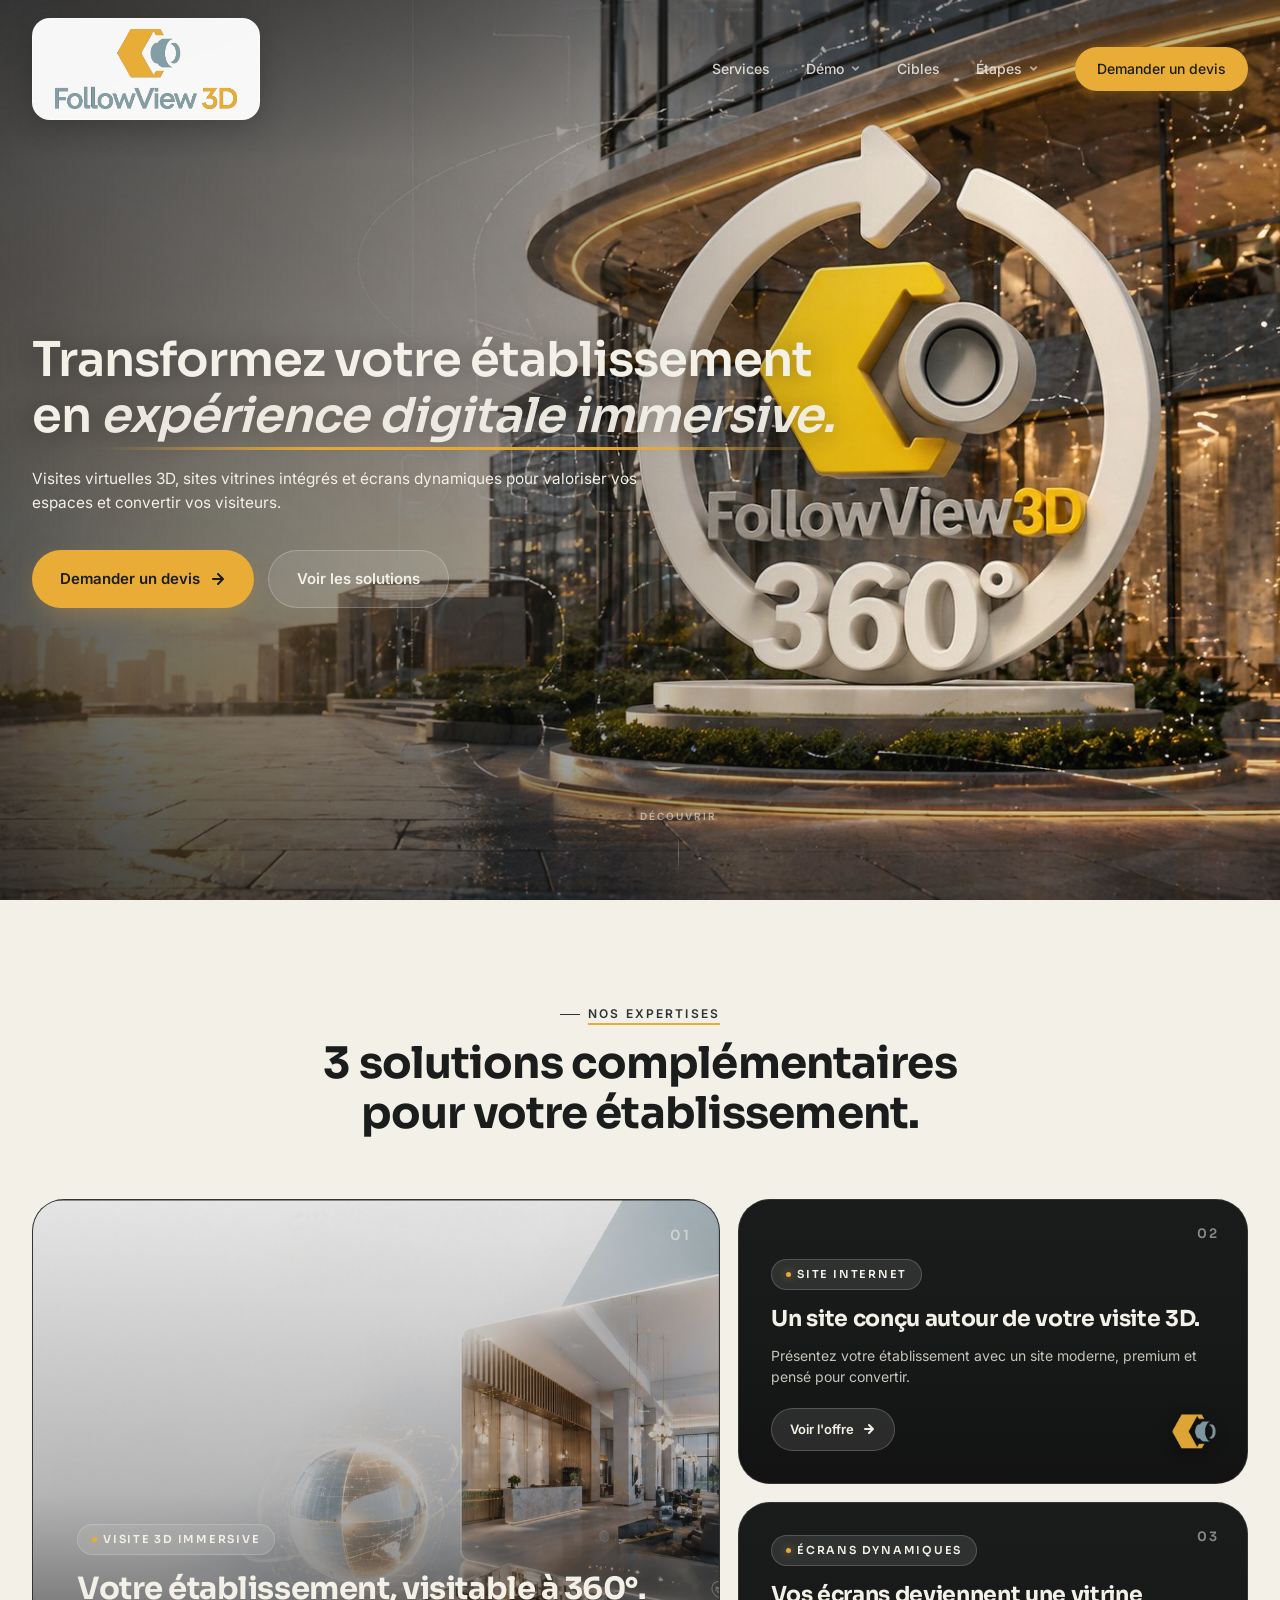
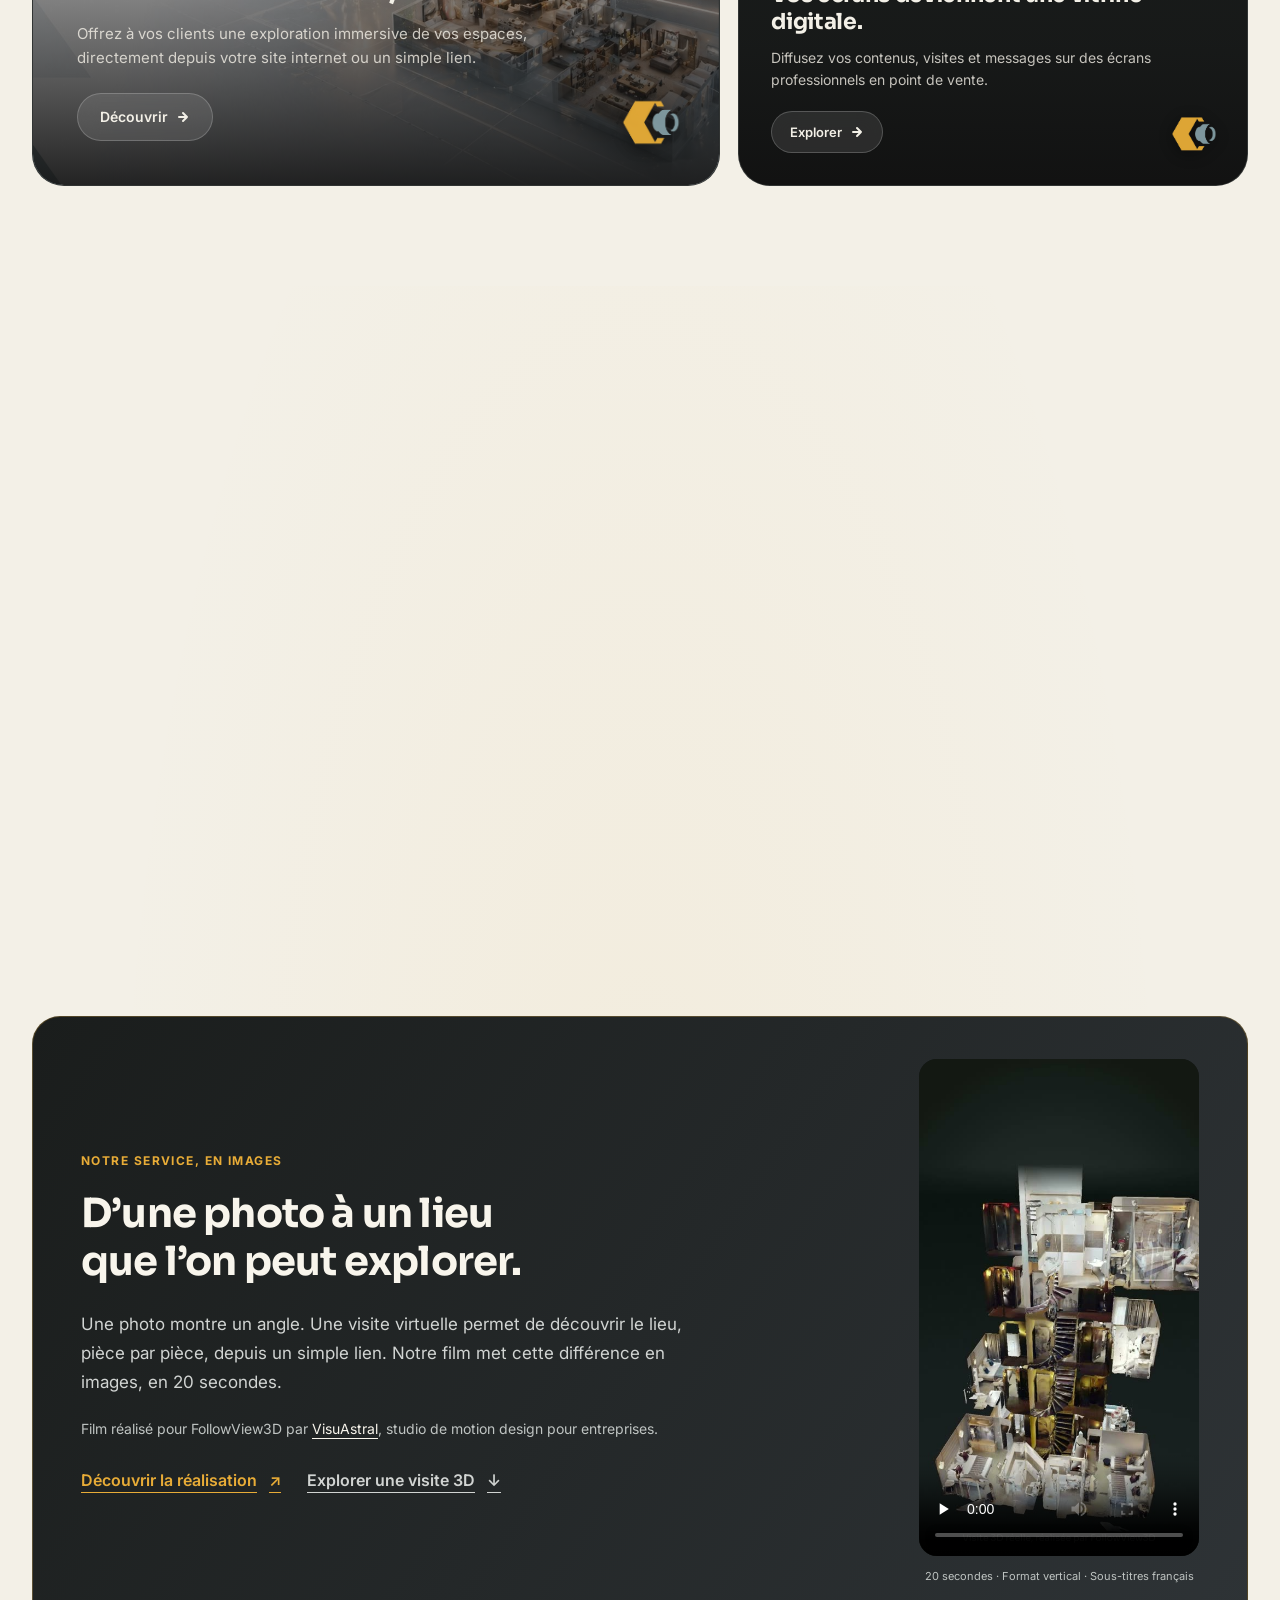
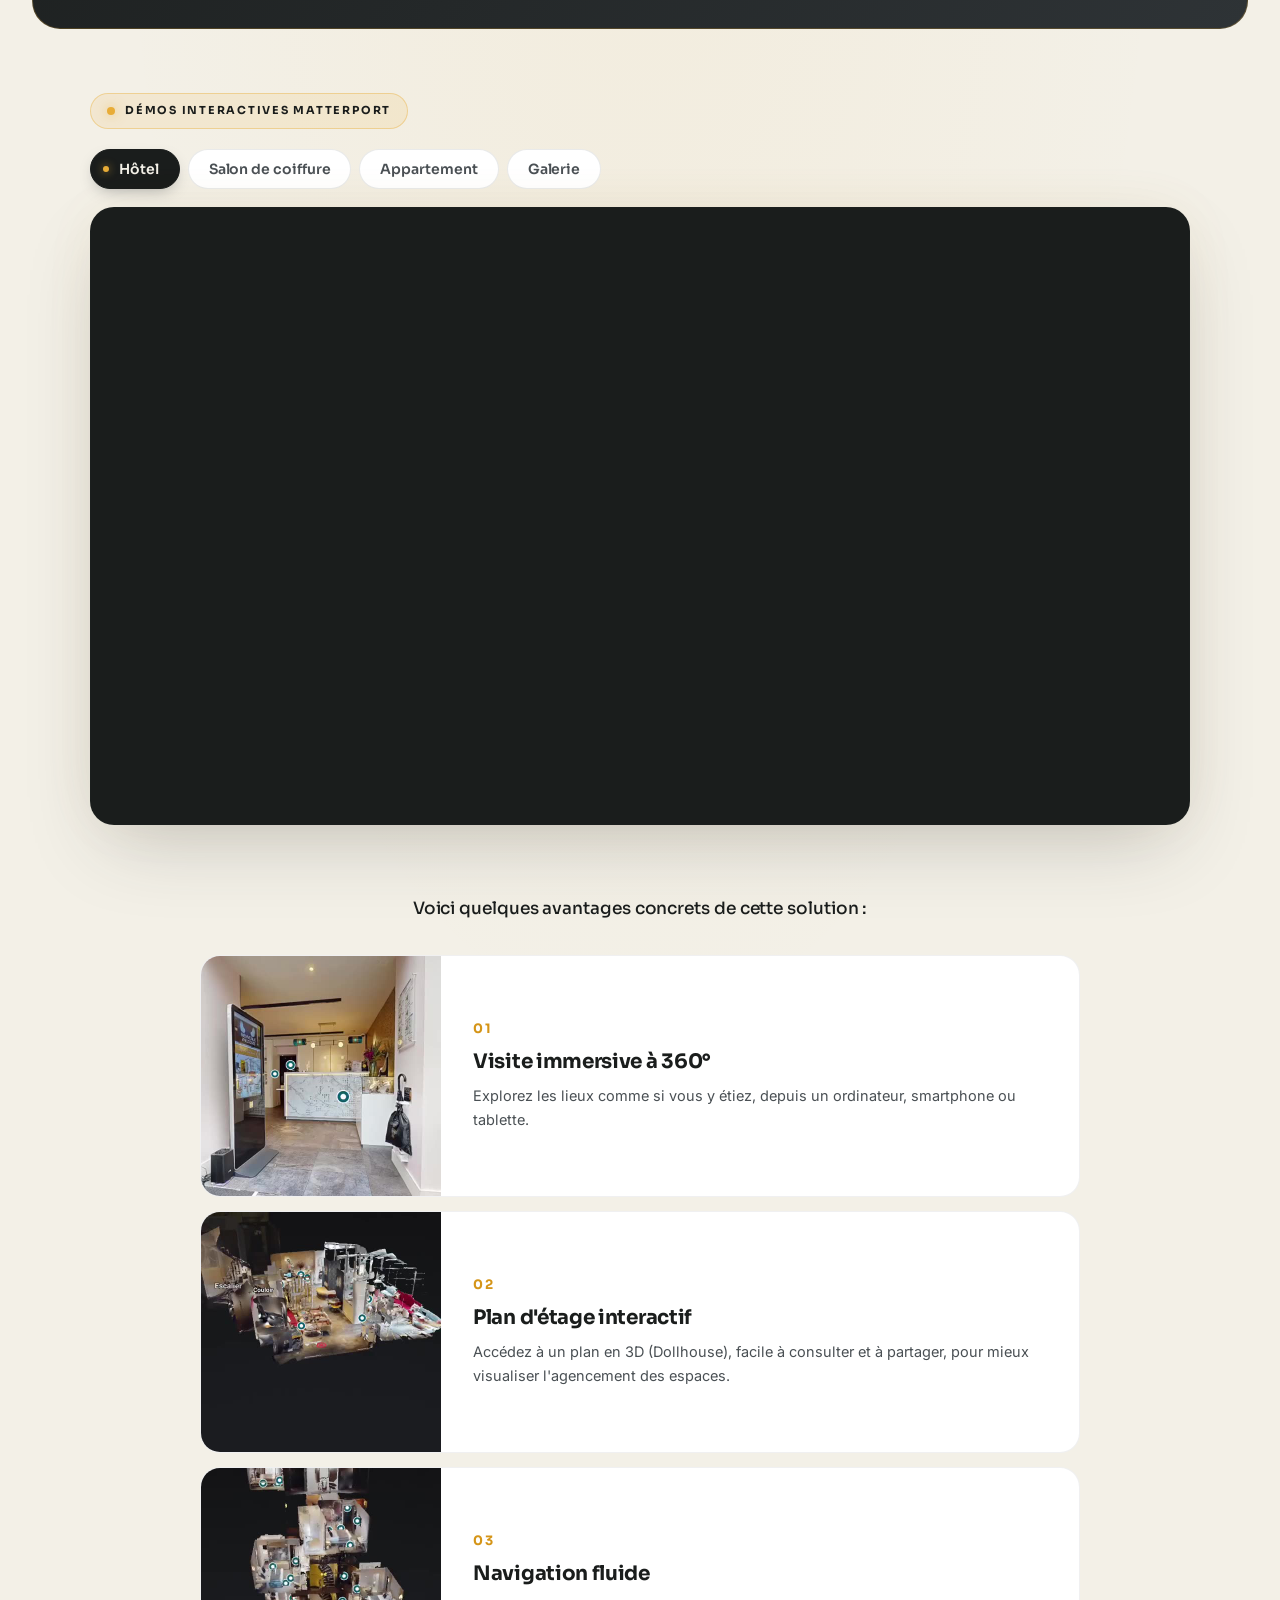
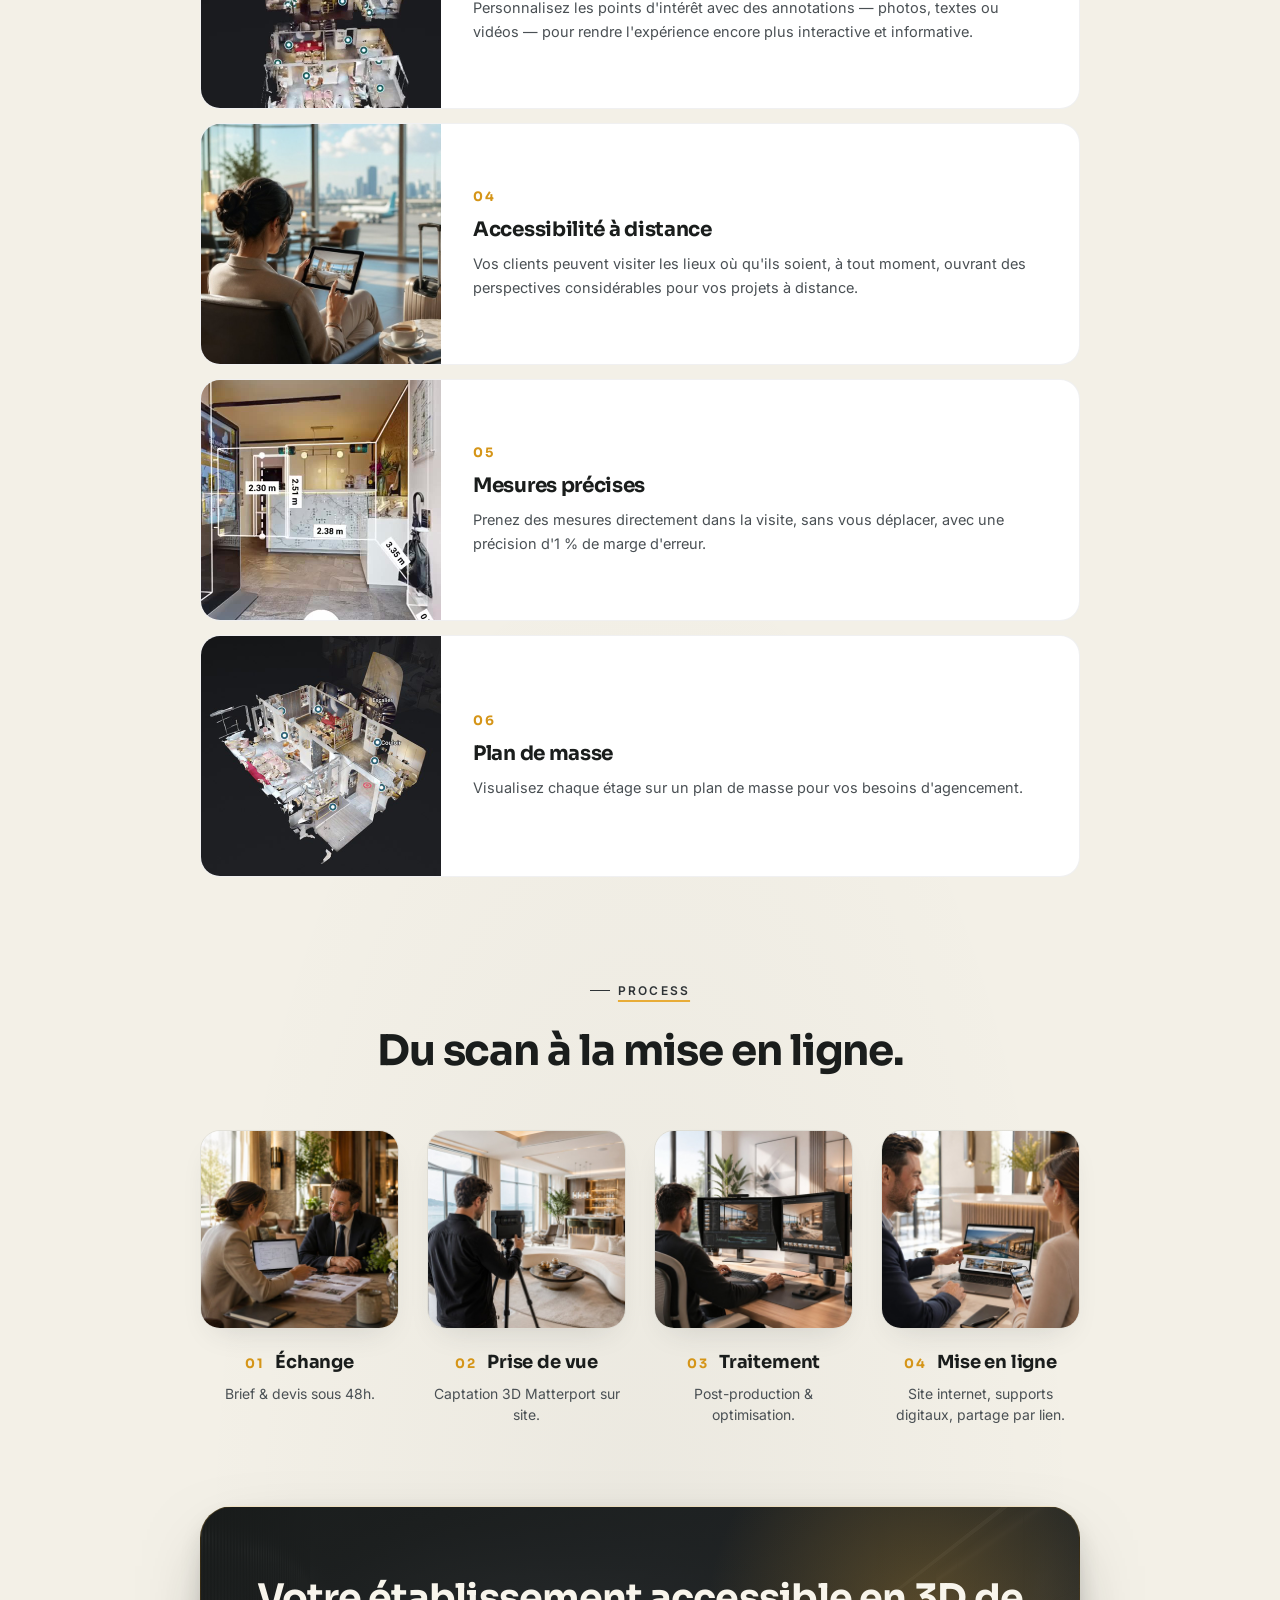
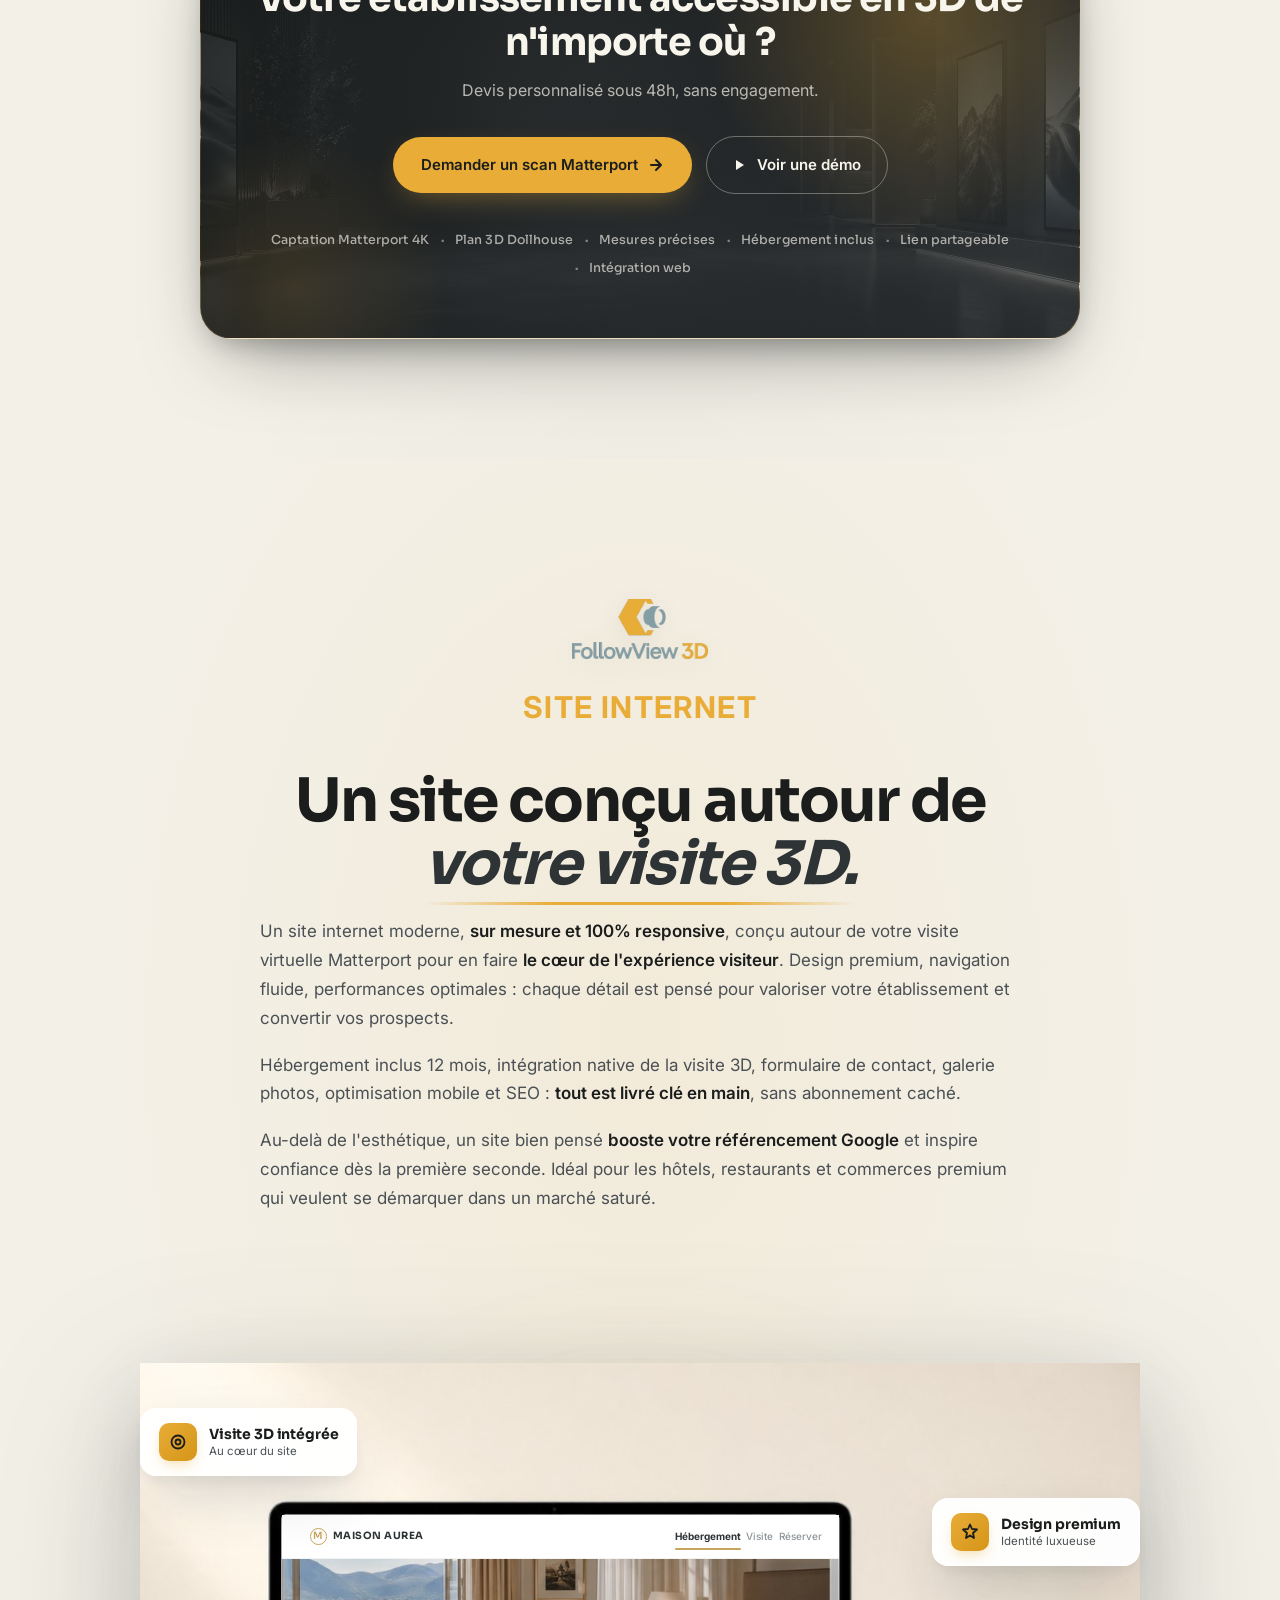
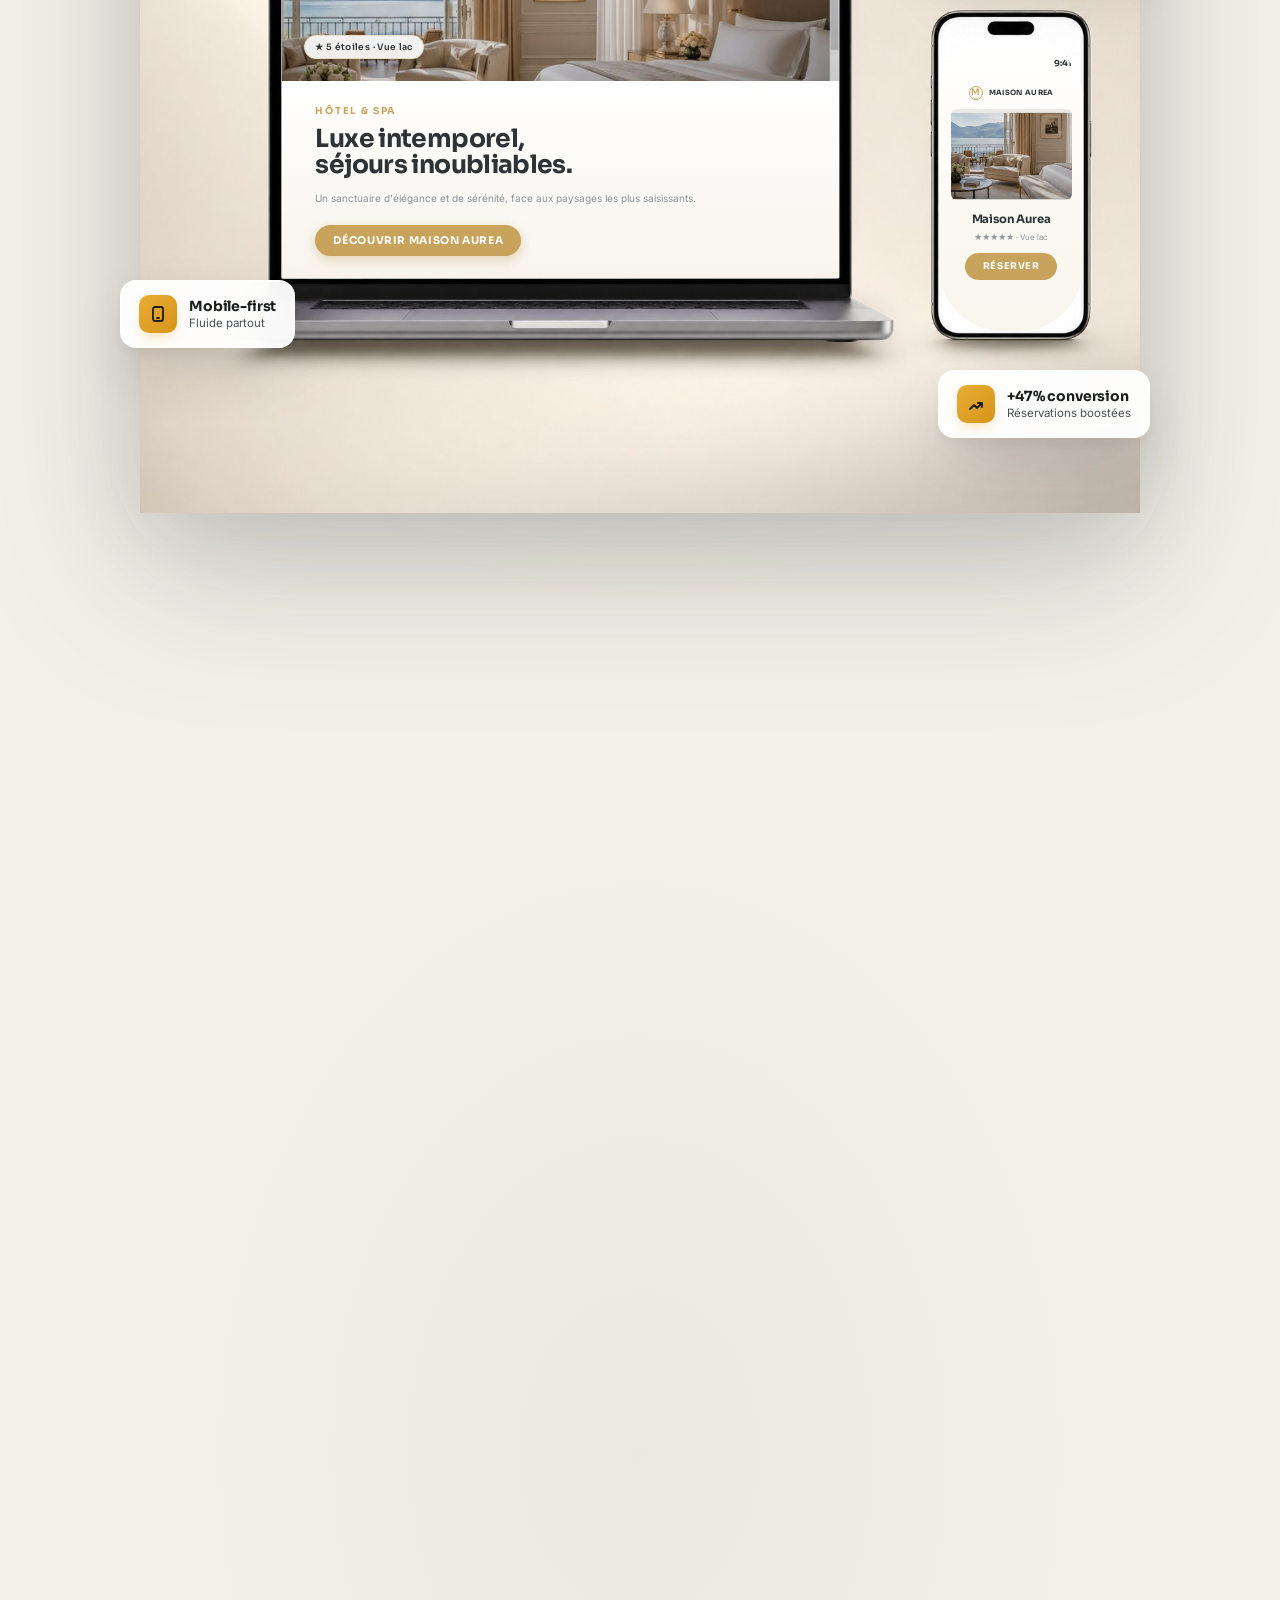
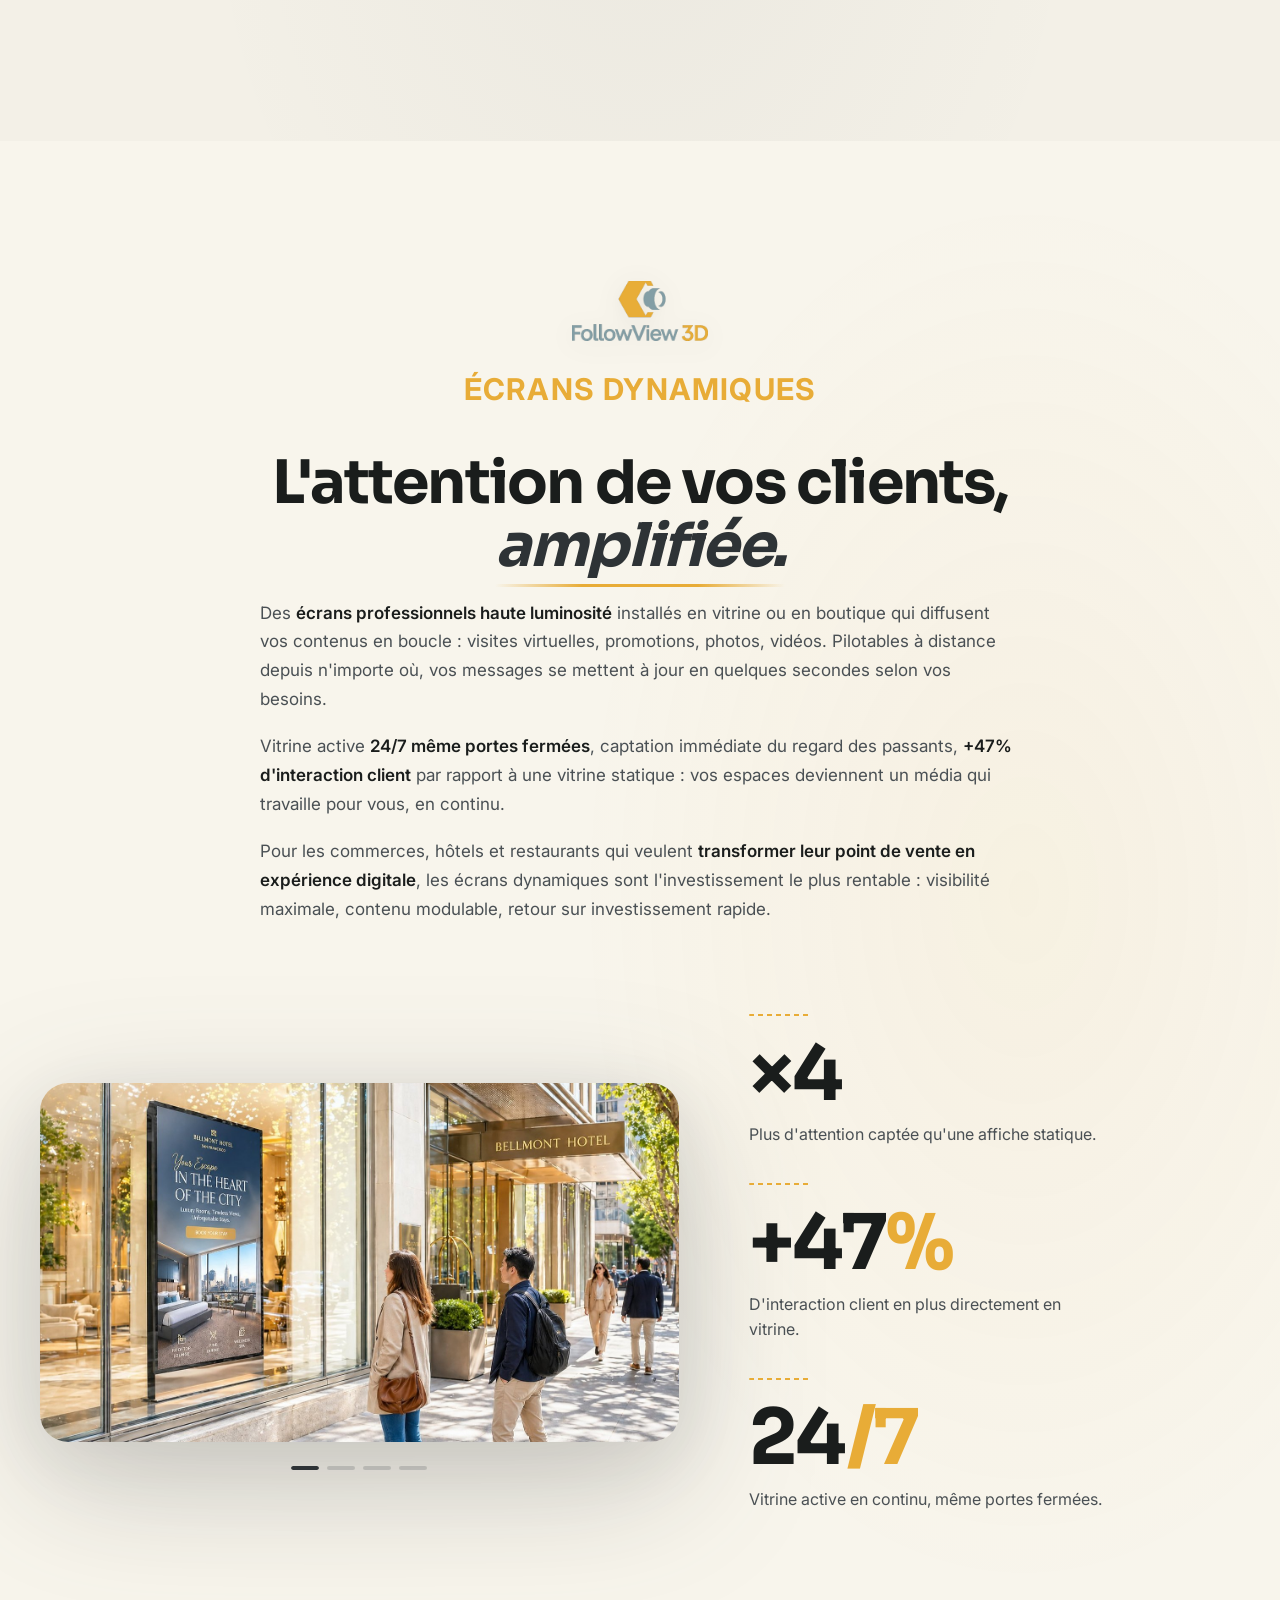
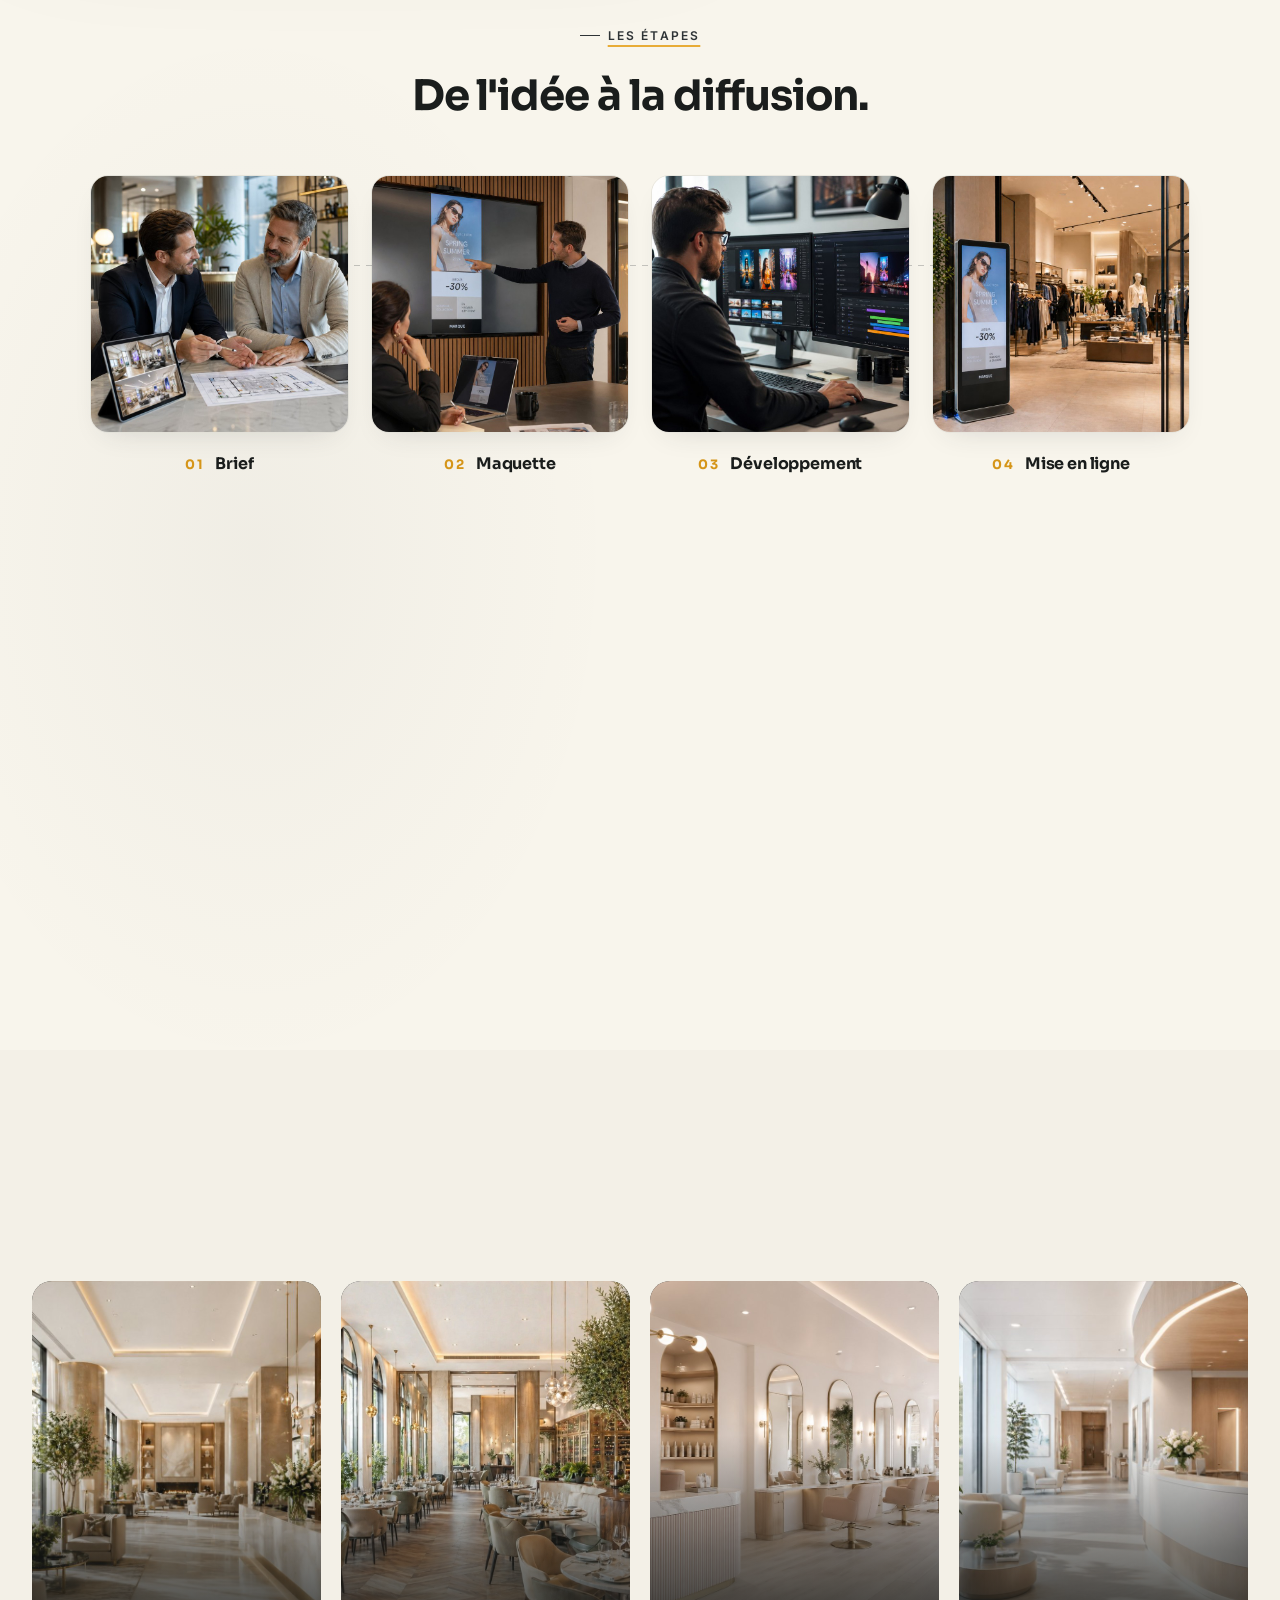
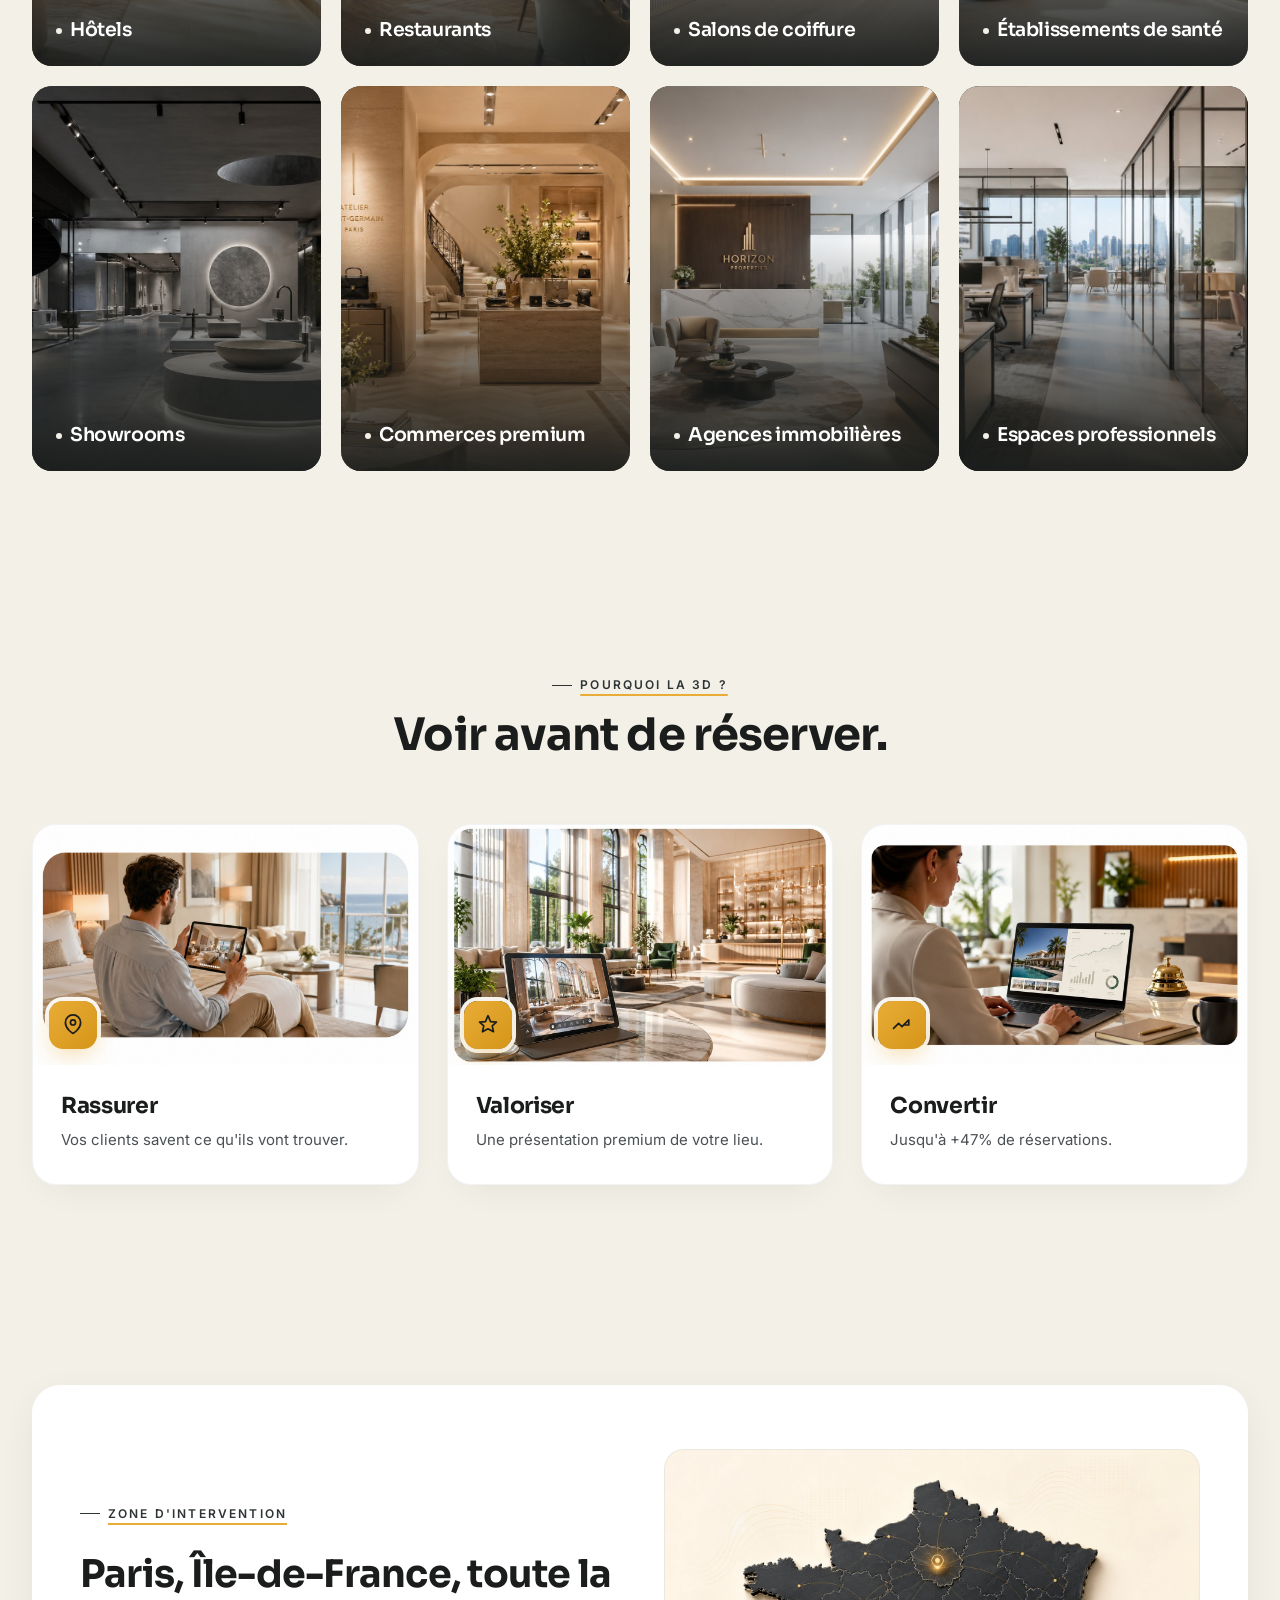
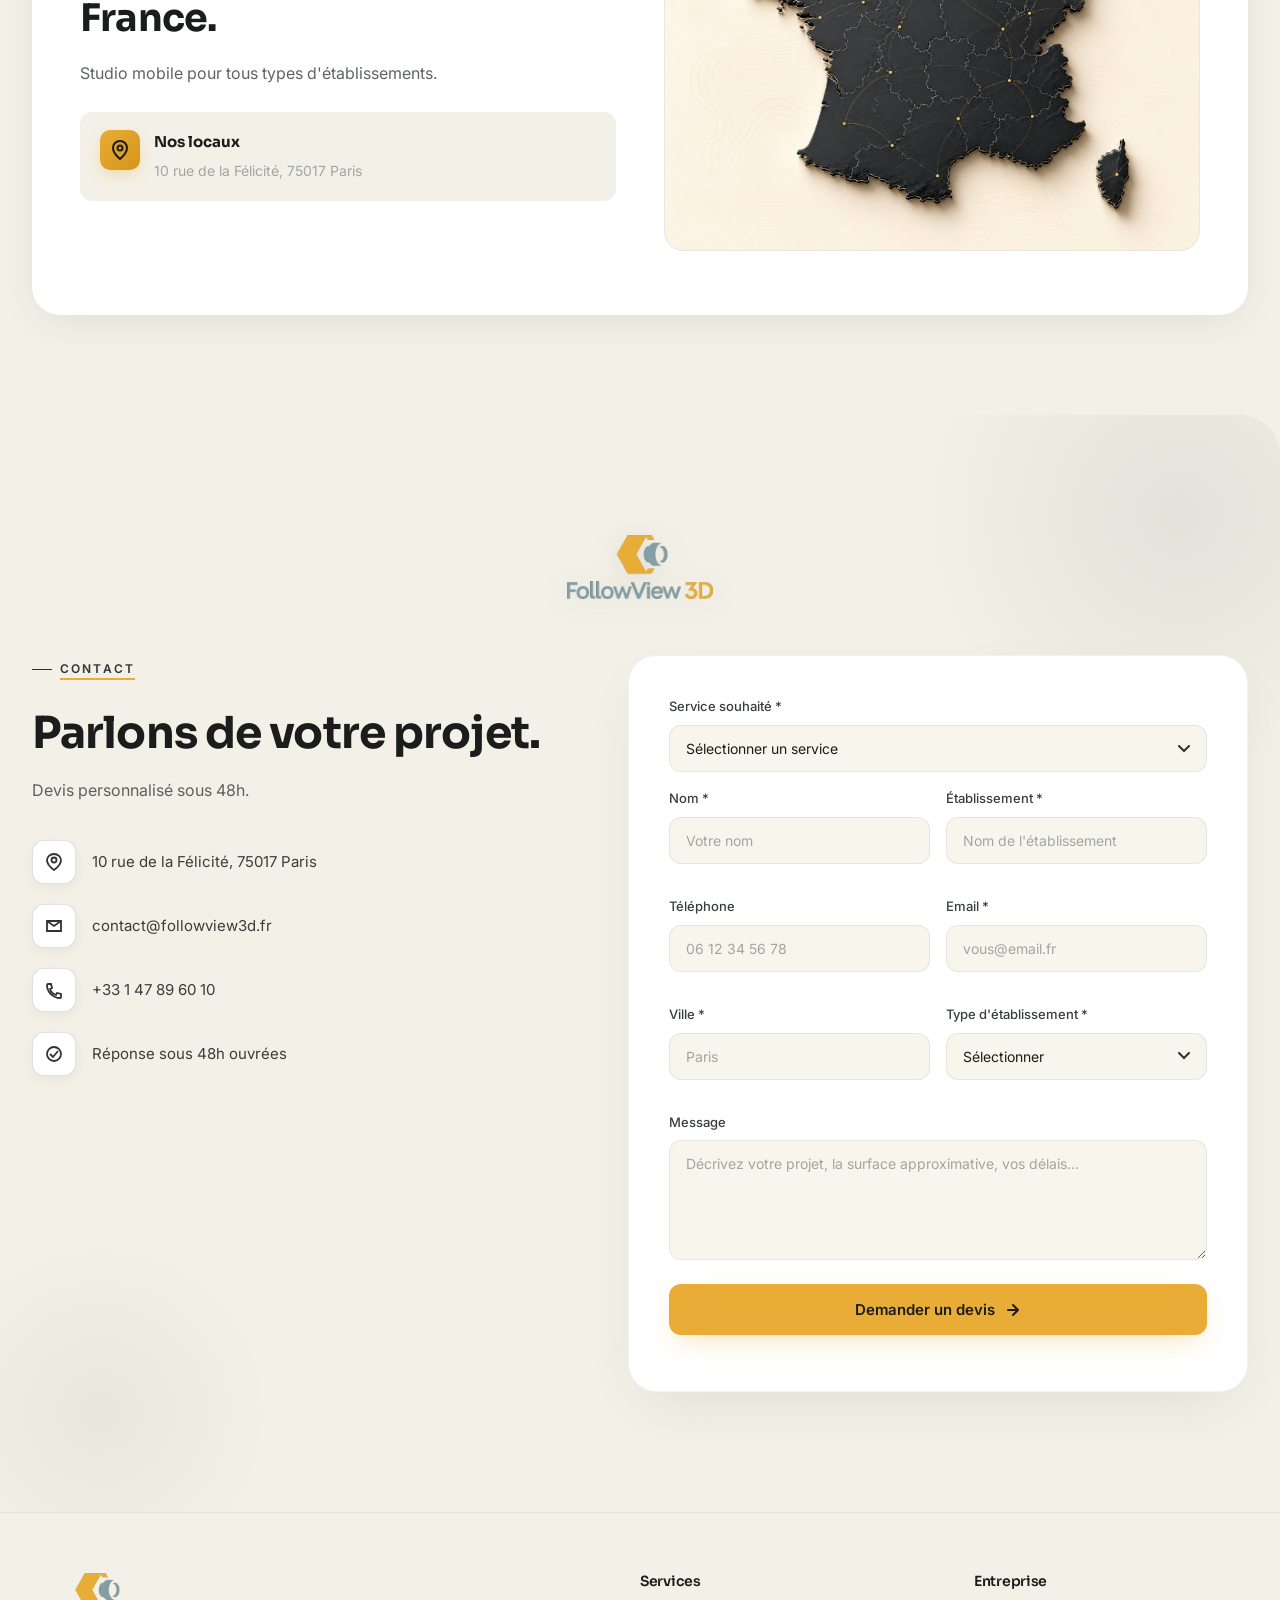
<file: index.html>
<!DOCTYPE html>
<html lang="fr">
<head>
<meta charset="UTF-8">
<meta name="viewport" content="width=device-width, initial-scale=1.0">
<title>FollowView3D — Visites virtuelles 3D & 360° pour professionnels</title>
  <link rel="icon" href="favicon.ico" sizes="any">
  <link rel="icon" type="image/png" sizes="32x32" href="favicon-32.png">
  <link rel="icon" type="image/png" sizes="16x16" href="favicon-16.png">
  <link rel="apple-touch-icon" href="apple-touch-icon.png">
  <link rel="manifest" href="site.webmanifest">
  <meta name="theme-color" content="#1a1d1c">
  <meta name="apple-mobile-web-app-title" content="FollowView 3D">
<link rel="canonical" href="https://www.followview3d.fr/">
<link rel="stylesheet" href="film-visuastral.css?v=20261010">
<meta name="description" content="FollowView3D crée des visites virtuelles immersives pour hôtels, commerces, salons, restaurants et espaces professionnels. Basé à Paris, partout en France.">

<link rel="preconnect" href="https://fonts.googleapis.com">
<link rel="preconnect" href="https://fonts.gstatic.com" crossorigin>
<link href="https://fonts.googleapis.com/css2?family=Sora:wght@300;400;500;600;700;800&family=Inter:wght@300;400;500;600;700&display=swap" rel="stylesheet">

<style>
:root {
  /* Palette FollowView3D — version graphite luxe */
  --cream: #F3F0E7;            /* fond crème principal */
  --cream-light: #F8F5EC;      /* variante éclaircie */
  --white: #FFFFFF;
  
  /* Couleur signature : graphite profond */
  --graphite: #2E3336;         /* couleur signature : titres, accents, soulignements */
  --graphite-deep: #1A1D1C;    /* version plus foncée pour les contrastes forts */
  --graphite-soft: #4A5054;    /* version douce pour textes secondaires */
  
  /* Jaune signature : aligné sur la teinte exacte du logo FollowView3D
     V79 : passage de #F3C532 (jaune vif citronné) à #E8AC37 (doré chaud du logo)
     pour cohérence chromatique parfaite entre logo et identité du site */
  --yellow: #E8AC37;             /* jaune doré exact du logo FollowView3D */
  --yellow-deep: #D59518;        /* hover : version 17% plus sombre, même chaleur */
  
  /* Gris fonctionnels */
  --metal: #A0A6A4;            /* gris argenté du logo */
  --metal-dark: #586062;       /* gris du texte FollowView */
  --dark: #393D3C;             /* gris foncé chaud */
  --black: #1A1D1C;            /* noir doux */
  
  /* Ombres et effets */
  --shadow-soft: 0 10px 40px -10px rgba(57, 61, 60, 0.12);
  --shadow-medium: 0 20px 60px -20px rgba(57, 61, 60, 0.18);
  --shadow-graphite: 0 10px 30px -10px rgba(46, 51, 54, 0.35);
  --shadow-yellow: 0 10px 30px -10px rgba(232, 172, 55, 0.45);
  --radius: 20px;
  --radius-lg: 28px;
  --radius-sm: 12px;
}

* {
  margin: 0;
  padding: 0;
  box-sizing: border-box;
}

html {
  scroll-behavior: smooth;
  overflow-x: hidden;
}

/* Offset universel pour les ancres (la nav fixe ne masque plus les sections ni les divs ancrés) */
section[id],
[id] {
  scroll-margin-top: 100px;
}

body {
  font-family: 'Inter', -apple-system, sans-serif;
  background: var(--cream);
  color: var(--dark);
  line-height: 1.6;
  font-weight: 400;
  overflow-x: hidden;
  -webkit-font-smoothing: antialiased;
  -moz-osx-font-smoothing: grayscale;
}

h1, h2, h3, h4, h5 {
  font-family: 'Sora', sans-serif;
  font-weight: 700;
  letter-spacing: -0.02em;
  color: var(--black);
  line-height: 1.15;
}

a { text-decoration: none; color: inherit; }
img { max-width: 100%; display: block; }

.container {
  max-width: 1280px;
  margin: 0 auto;
  padding: 0 32px;
}

/* ===== NAVIGATION ===== */
.nav {
  position: fixed;
  top: 0; left: 0; right: 0;
  z-index: 100;
  background: transparent;
  border-bottom: 1px solid transparent;
  transition: all 0.4s cubic-bezier(0.16, 1, 0.3, 1);
}

.nav.scrolled {
  background: rgba(243, 240, 231, 0.92);
  backdrop-filter: blur(20px);
  -webkit-backdrop-filter: blur(20px);
  border-bottom-color: rgba(160, 166, 164, 0.15);
  box-shadow: 0 4px 20px rgba(57, 61, 60, 0.05);
}

.nav-inner {
  display: flex;
  justify-content: space-between;
  align-items: center;
  padding: 18px 32px;
  max-width: 1280px;
  margin: 0 auto;
  /* V71 : min-height augmenté de 88 → 110px pour accommoder le logo agrandi sur le hero */
  min-height: 110px;
  transition: min-height 0.3s ease;
}

.nav.scrolled .nav-inner {
  min-height: 78px;
}

.logo {
  display: flex;
  align-items: center;
  gap: 14px;
  font-family: 'Sora', sans-serif;
  font-weight: 700;
  font-size: 19px;
  letter-spacing: -0.01em;
  color: var(--cream);
  transition: color 0.4s ease;
}

/* Glassmorphism premium UNIQUEMENT pour la nav, pas le footer */
.nav .logo {
  padding: 8px 14px 8px 8px;
  border-radius: 16px;
  background: rgba(255, 255, 255, 0.08);
  border: 1px solid rgba(255, 255, 255, 0.14);
  backdrop-filter: blur(14px);
  -webkit-backdrop-filter: blur(14px);
  box-shadow: 0 6px 24px rgba(0, 0, 0, 0.18);
}

.nav.scrolled .logo {
  color: var(--graphite);
  background: transparent;
  border-color: transparent;
  backdrop-filter: none;
  -webkit-backdrop-filter: none;
  box-shadow: none;
  padding: 0;
}

.logo-icon {
  width: 42px;
  height: 42px;
  object-fit: contain;
  display: block;
  flex-shrink: 0;
  transition: all 0.4s ease;
}

/* Logo agrandi UNIQUEMENT dans la nav, pas dans le footer */
.nav .logo-icon {
  width: 64px;
  height: 64px;
  background: var(--white);
  border-radius: 12px;
  padding: 4px;
  box-shadow: 0 2px 8px rgba(0, 0, 0, 0.06);
}

.nav.scrolled .logo-icon {
  width: 56px;
  height: 56px;
  background: transparent;
  padding: 0;
  box-shadow: none;
  border-radius: 0;
}

/* ===== Logo complet (V70 : image incluant icône + texte "FollowView 3D" intégré)
   Ratio image source : 1365×600 (≈ 2.275:1)
   Le logo a un fond transparent, les éléments sont gris-bleu + jaune.
   On dimensionne en hauteur, la largeur suit naturellement. ===== */
.logo-full {
  /* Annule le gap car il n'y a plus de texte HTML séparé à droite */
  gap: 0;
}

.logo-full img {
  height: 56px;
  width: auto;
  display: block;
  object-fit: contain;
  transition: height 0.4s ease;
}

/* Sur le hero (nav non scrolled), le fond est sombre → logo dans un cadre blanc cohérent
   V71 : taille agrandie pour donner de la présence à l'arrivée sur le hero */
.nav .logo-full {
  padding: 10px 22px;
  border-radius: 18px;
  background: rgba(255, 255, 255, 0.96);
  border: 1px solid rgba(255, 255, 255, 0.6);
  backdrop-filter: blur(14px);
  -webkit-backdrop-filter: blur(14px);
  box-shadow: 0 8px 28px rgba(0, 0, 0, 0.20);
}

.nav .logo-full img {
  height: 80px;
}

/* Après scroll, la nav devient claire → on retire le cadre, le logo respire */
.nav.scrolled .logo-full {
  padding: 0;
  background: transparent;
  border-color: transparent;
  backdrop-filter: none;
  -webkit-backdrop-filter: none;
  box-shadow: none;
}

.nav.scrolled .logo-full img {
  height: 44px;
}

/* Footer : fond sombre/cream selon le thème, pas de cadre blanc */
.footer-brand .logo-full img {
  height: 56px;
}

.nav-links {
  display: flex;
  gap: 36px;
  align-items: center;
}

.nav-links a {
  font-size: 14px;
  font-weight: 500;
  color: rgba(243, 240, 231, 0.85);
  transition: color 0.3s;
  position: relative;
}

.nav.scrolled .nav-links a {
  color: var(--dark);
}

.nav-links a:hover { color: var(--yellow); }
.nav.scrolled .nav-links a:hover { color: var(--graphite); }

.nav-cta {
  background: var(--yellow);
  color: var(--graphite-deep) !important;
  padding: 11px 22px;
  border-radius: 100px;
  font-size: 14px;
  font-weight: 600;
  transition: all 0.3s;
  box-shadow: 0 4px 14px rgba(232, 172, 55, 0.3);
}

.nav-cta:hover {
  background: #FFD250;
  transform: translateY(-1px);
  box-shadow: 0 8px 20px rgba(232, 172, 55, 0.5);
}

.nav.scrolled .nav-cta {
  background: var(--graphite);
  color: var(--cream) !important;
  box-shadow: none;
}

.nav.scrolled .nav-cta:hover {
  background: var(--yellow);
  color: var(--graphite-deep) !important;
}

/* ===== V88 : Dropdown menu nav (Démo + Étapes)
   Au hover/focus, le panneau s'ouvre pour proposer 3 options de navigation
   correspondant aux 3 grandes sections du site ===== */
.nav-dropdown {
  position: relative;
  display: inline-block;
}

.nav-dropdown-trigger {
  display: inline-flex;
  align-items: center;
  gap: 6px;
  background: none;
  border: none;
  padding: 0;
  font-family: inherit;
  font-size: 14px;
  font-weight: 500;
  color: rgba(243, 240, 231, 0.85);
  cursor: pointer;
  transition: color 0.3s;
}

.nav-dropdown-trigger svg {
  transition: transform 0.3s ease;
  opacity: 0.7;
}

.nav-dropdown-trigger:hover,
.nav-dropdown[data-open="true"] .nav-dropdown-trigger {
  color: var(--yellow);
}

.nav-dropdown[data-open="true"] .nav-dropdown-trigger svg {
  transform: rotate(180deg);
}

.nav.scrolled .nav-dropdown-trigger {
  color: var(--dark);
}

.nav.scrolled .nav-dropdown-trigger:hover,
.nav.scrolled .nav-dropdown[data-open="true"] .nav-dropdown-trigger {
  color: var(--graphite);
}

/* Panneau du dropdown */
.nav-dropdown-menu {
  position: absolute;
  top: calc(100% + 14px);
  left: 50%;
  transform: translateX(-50%) translateY(-8px);
  min-width: 280px;
  padding: 10px;
  background: rgba(255, 255, 255, 0.98);
  backdrop-filter: blur(18px);
  -webkit-backdrop-filter: blur(18px);
  border: 1px solid rgba(46, 51, 54, 0.08);
  border-radius: 16px;
  box-shadow: 0 24px 60px -20px rgba(26, 29, 28, 0.35), 0 8px 20px -8px rgba(26, 29, 28, 0.15);
  opacity: 0;
  visibility: hidden;
  pointer-events: none;
  transition: opacity 0.25s ease, transform 0.25s cubic-bezier(0.16, 1, 0.3, 1), visibility 0.25s;
  z-index: 110;
}

/* Petit triangle pointeur en haut du dropdown vers le bouton */
.nav-dropdown-menu::before {
  content: '';
  position: absolute;
  top: -6px;
  left: 50%;
  transform: translateX(-50%) rotate(45deg);
  width: 12px;
  height: 12px;
  background: rgba(255, 255, 255, 0.98);
  border-top: 1px solid rgba(46, 51, 54, 0.08);
  border-left: 1px solid rgba(46, 51, 54, 0.08);
}

/* Zone tampon invisible pour éviter que le hover ne soit cassé entre le bouton et le menu */
.nav-dropdown::after {
  content: '';
  position: absolute;
  top: 100%;
  left: 0;
  right: 0;
  height: 14px;
  pointer-events: none;
}

.nav-dropdown:hover::after,
.nav-dropdown[data-open="true"]::after {
  pointer-events: auto;
}

/* Affichage du menu : au hover du conteneur (desktop) ou via état data-open (mobile) */
.nav-dropdown:hover .nav-dropdown-menu,
.nav-dropdown:focus-within .nav-dropdown-menu,
.nav-dropdown[data-open="true"] .nav-dropdown-menu {
  opacity: 1;
  visibility: visible;
  pointer-events: auto;
  transform: translateX(-50%) translateY(0);
}

/* Items du menu */
.nav-dropdown-menu a {
  display: grid;
  grid-template-columns: auto 1fr;
  grid-template-rows: auto auto;
  column-gap: 14px;
  row-gap: 2px;
  padding: 12px 14px;
  border-radius: 10px;
  text-decoration: none;
  color: var(--graphite-deep) !important;
  transition: background 0.2s ease;
}

.nav-dropdown-menu a + a {
  margin-top: 2px;
}

.nav-dropdown-menu a:hover {
  background: rgba(232, 172, 55, 0.10);
  color: var(--graphite-deep) !important;
}

.nav-dropdown-num {
  grid-row: 1 / 3;
  align-self: center;
  font-family: 'Sora', sans-serif;
  font-size: 12px;
  font-weight: 700;
  letter-spacing: 0.12em;
  /* V92 : fond jaune signature plein + texte graphite-deep pour contraste optimal
     (cohérent avec les autres badges jaunes du site : .value-icon, .zone-info-icon, .float-card-icon) */
  color: var(--graphite-deep);
  width: 32px;
  height: 32px;
  display: inline-flex;
  align-items: center;
  justify-content: center;
  border-radius: 8px;
  background: linear-gradient(135deg, var(--yellow) 0%, var(--yellow-deep) 100%);
  box-shadow: 0 4px 10px -3px rgba(232, 172, 55, 0.45);
}

.nav-dropdown-label {
  font-family: 'Sora', sans-serif;
  font-size: 14px;
  font-weight: 600;
  color: var(--graphite-deep);
  letter-spacing: -0.005em;
}

.nav-dropdown-desc {
  font-family: 'Inter', sans-serif;
  font-size: 12.5px;
  font-weight: 400;
  color: var(--graphite-soft);
  line-height: 1.3;
}

.menu-toggle {
  display: none;
  background: none;
  border: none;
  cursor: pointer;
  width: 28px;
  height: 28px;
  flex-direction: column;
  justify-content: center;
  gap: 5px;
}
.menu-toggle span {
  display: block;
  width: 22px;
  height: 2px;
  background: var(--cream);
  transition: all 0.3s;
}
.nav.scrolled .menu-toggle span {
  background: var(--graphite);
}

/* ===== HERO PRINCIPAL COMPACT ===== */
.hero-main {
  position: relative;
  min-height: 100vh;
  width: 100%;
  overflow: hidden;
  display: flex;
  align-items: center;
  background: var(--graphite-deep);
  color: var(--cream);
  isolation: isolate;
  padding: 120px 0 80px;
}

.hero-main .hero-media {
  position: absolute;
  inset: 0;
  width: 100%;
  height: 100%;
  z-index: 0;
  overflow: hidden;
}

.hero-main .hero-media video,
.hero-main .hero-media img {
  position: absolute;
  top: 50%;
  left: 50%;
  width: 100%;
  height: 100%;
  object-fit: cover;
  transform: translate(-50%, -50%);
}

.hero-main .hero-media video { z-index: 1; }
.hero-main .hero-media img { z-index: 0; }

/* Image principale du hero : Ken Burns subtil pour donner du mouvement */
.hero-main .hero-main-image {
  animation: kenBurnsHero 22s ease-in-out infinite alternate;
}

@keyframes kenBurnsHero {
  0% { transform: translate(-50%, -50%) scale(1); }
  100% { transform: translate(-50%, -50%) scale(1.06); }
}

@keyframes kenBurns {
  0% { transform: translate(-50%, -50%) scale(1.02); }
  100% { transform: translate(-50%, -50%) scale(1.12); }
}

.hero-main .hero-overlay {
  position: absolute;
  inset: 0;
  z-index: 1;
  background:
    /* Voile sombre à gauche pour le titre, transparent à droite pour préserver le logo et le building */
    linear-gradient(90deg, rgba(17, 17, 17, 0.72) 0%, rgba(17, 17, 17, 0.45) 35%, rgba(17, 17, 17, 0.15) 60%, rgba(17, 17, 17, 0.0) 80%),
    /* Léger voile haut + bas pour la nav et le scroll indicator */
    linear-gradient(180deg, rgba(17, 17, 17, 0.35) 0%, transparent 18%, transparent 80%, rgba(17, 17, 17, 0.4) 100%);
  pointer-events: none;
}

.hero-main .hero-overlay::before {
  content: '';
  position: absolute;
  bottom: -10%;
  left: -10%;
  width: 50%;
  height: 70%;
  background: radial-gradient(circle, rgba(232, 172, 55, 0.08) 0%, transparent 60%);
  pointer-events: none;
  filter: blur(60px);
  z-index: -1;
}

.hero-main .hero-overlay::after {
  content: '';
  position: absolute;
  inset: 0;
  background-image: url("data:image/svg+xml,%3Csvg viewBox='0 0 200 200' xmlns='http://www.w3.org/2000/svg'%3E%3Cfilter id='n'%3E%3CfeTurbulence type='fractalNoise' baseFrequency='0.9' numOctaves='3' stitchTiles='stitch'/%3E%3C/filter%3E%3Crect width='100%25' height='100%25' filter='url(%23n)' opacity='0.5'/%3E%3C/svg%3E");
  opacity: 0.05;
  mix-blend-mode: overlay;
  pointer-events: none;
}

.hero-main .hero-content {
  position: relative;
  z-index: 2;
  width: 100%;
  max-width: 1280px;
  margin: 0 auto;
  padding: 0 32px;
}

.hero-main .hero-inner {
  max-width: 880px;
}

.hero-main .hero-eyebrow {
  display: inline-flex;
  align-items: center;
  gap: 8px;
  padding: 8px 16px;
  margin-bottom: 28px;
  background: rgba(255, 255, 255, 0.08);
  border: 1px solid rgba(255, 255, 255, 0.18);
  border-radius: 100px;
  backdrop-filter: blur(14px);
  -webkit-backdrop-filter: blur(14px);
  color: var(--cream);
  font-family: 'Sora', sans-serif;
  font-size: 12px;
  font-weight: 600;
  letter-spacing: 0.18em;
  text-transform: uppercase;
  opacity: 0;
  animation: heroFadeUp 0.9s cubic-bezier(0.16, 1, 0.3, 1) 0.2s forwards;
}

.hero-main .hero-eyebrow::before {
  content: '';
  width: 6px;
  height: 6px;
  border-radius: 50%;
  background: var(--yellow);
  box-shadow: 0 0 10px rgba(232, 172, 55, 0.7);
}

.hero-main h1 {
  font-size: clamp(28px, 3.8vw, 48px);
  font-weight: 600;
  line-height: 1.18;
  letter-spacing: -0.02em;
  color: var(--cream);
  margin-bottom: 22px;
  opacity: 0;
  animation: heroFadeUp 1s cubic-bezier(0.16, 1, 0.3, 1) 0.4s forwards;
  text-shadow: 0 2px 30px rgba(0, 0, 0, 0.4);
}

.hero-main h1 .accent {
  color: var(--cream);
  font-style: italic;
  font-weight: 600;
  opacity: 0.95;
  position: relative;
}

.hero-main h1 .accent::after {
  content: '';
  position: absolute;
  bottom: -4px;
  left: 0;
  right: 0;
  height: 3px;
  background: linear-gradient(90deg, transparent 0%, var(--yellow) 30%, var(--yellow) 70%, transparent 100%);
  border-radius: 2px;
  transform: scaleX(0);
  transform-origin: left;
  animation: drawLine 1.2s cubic-bezier(0.16, 1, 0.3, 1) 1.4s forwards;
}

@keyframes drawLine {
  to { transform: scaleX(1); }
}

.hero-main .hero-subtitle {
  font-size: clamp(15px, 1.2vw, 18px);
  color: var(--cream);
  opacity: 0.8;
  margin-bottom: 36px;
  max-width: 620px;
  line-height: 1.55;
  font-weight: 400;
  opacity: 0;
  animation: heroFadeUp 1s cubic-bezier(0.16, 1, 0.3, 1) 0.6s forwards;
}

.hero-main .hero-buttons {
  display: flex;
  gap: 14px;
  flex-wrap: wrap;
  opacity: 0;
  animation: heroFadeUp 1s cubic-bezier(0.16, 1, 0.3, 1) 0.8s forwards;
}

@keyframes heroFadeUp {
  from { opacity: 0; transform: translateY(28px); }
  to { opacity: 1; transform: translateY(0); }
}

.btn {
  display: inline-flex;
  align-items: center;
  gap: 10px;
  padding: 16px 28px;
  border-radius: 100px;
  font-size: 15px;
  font-weight: 600;
  font-family: 'Inter', sans-serif;
  cursor: pointer;
  border: none;
  transition: all 0.3s cubic-bezier(0.4, 0, 0.2, 1);
  text-decoration: none;
  white-space: nowrap;
}

.btn-primary {
  background: var(--yellow);
  color: var(--graphite-deep);
  box-shadow: var(--shadow-yellow);
}

.btn-primary:hover {
  background: #FFD250;
  transform: translateY(-2px);
  box-shadow: 0 18px 40px -10px rgba(232, 172, 55, 0.7);
}

.btn-secondary {
  background: rgba(255, 255, 255, 0.1);
  backdrop-filter: blur(12px);
  -webkit-backdrop-filter: blur(12px);
  color: var(--cream);
  border: 1px solid rgba(255, 255, 255, 0.22);
}

.btn-secondary:hover {
  background: var(--cream);
  color: var(--graphite-deep);
  border-color: var(--cream);
  transform: translateY(-2px);
  box-shadow: 0 12px 30px rgba(0, 0, 0, 0.3);
}

.btn-dark {
  background: var(--black);
  color: var(--white);
}

.btn-dark:hover {
  background: var(--yellow);
  color: var(--black);
}

/* Scroll indicator du hero principal */
.hero-main .hero-scroll {
  position: absolute;
  bottom: 28px;
  left: 50%;
  transform: translateX(-50%);
  z-index: 2;
  display: flex;
  flex-direction: column;
  align-items: center;
  gap: 10px;
  color: rgba(247, 243, 234, 0.55);
  font-size: 10px;
  font-weight: 600;
  letter-spacing: 0.2em;
  text-transform: uppercase;
  opacity: 0;
  animation: heroFadeUp 1s cubic-bezier(0.16, 1, 0.3, 1) 1.2s forwards;
  pointer-events: none;
}

.hero-main .hero-scroll-line {
  width: 1px;
  height: 38px;
  background: linear-gradient(180deg, transparent 0%, rgba(247, 243, 234, 0.3) 50%, transparent 100%);
  position: relative;
  overflow: hidden;
}

.hero-main .hero-scroll-line::after {
  content: '';
  position: absolute;
  top: -38px;
  left: 0;
  width: 100%;
  height: 38px;
  background: linear-gradient(180deg, transparent 0%, var(--yellow) 50%, transparent 100%);
  animation: scrollDown 2.2s ease-in-out infinite;
}

@keyframes scrollDown {
  0% { top: -38px; }
  100% { top: 100%; }
}

/* ===== SECTION 3 EXPERTISES ===== */
.expertises-section {
  background: var(--cream);
  padding: 100px 0;
  position: relative;
}

.expertises-header {
  text-align: center;
  max-width: 720px;
  margin: 0 auto 60px;
}

.expertises-header h2 {
  font-size: clamp(28px, 3.4vw, 44px);
  font-weight: 700;
  letter-spacing: -0.02em;
  line-height: 1.15;
  color: var(--graphite-deep);
}

/* Grille premium : 1 grande carte (3D) à gauche + 2 cartes empilées à droite */
.expertises-grid {
  display: grid;
  grid-template-columns: 1.35fr 1fr;
  grid-template-rows: 1fr 1fr;
  gap: 18px;
  max-width: 1280px;
  margin: 0 auto;
}

.expertise-card {
  position: relative;
  border-radius: 32px;
  overflow: hidden;
  cursor: pointer;
  display: flex;
  align-items: flex-end;
  background: var(--graphite-deep);
  border: 1px solid rgba(255, 255, 255, 0.1);
  isolation: isolate;
  transition: transform 0.5s cubic-bezier(0.16, 1, 0.3, 1), box-shadow 0.5s cubic-bezier(0.16, 1, 0.3, 1);
}

.expertise-featured {
  grid-row: 1 / 3;
  min-height: 580px;
}

.expertise-secondary {
  /* V78 : restauration de la hauteur originale (280px) — le logo est désormais en bas-droite
     donc plus besoin de réserver de l'espace en haut comme on faisait en V74 */
  min-height: 280px;
}

.expertise-card:hover {
  transform: translateY(-4px);
  box-shadow: 0 30px 60px -20px rgba(17, 17, 17, 0.5);
  border-color: rgba(232, 172, 55, 0.35);
}

/* Média de fond (vidéo + fallback image) */
.expertise-media {
  position: absolute;
  inset: 0;
  z-index: 0;
  overflow: hidden;
}

.expertise-media video,
.expertise-media img {
  position: absolute;
  top: 50%;
  left: 50%;
  width: 100%;
  height: 100%;
  object-fit: cover;
  transform: translate(-50%, -50%);
  transition: transform 0.8s cubic-bezier(0.16, 1, 0.3, 1);
}

/* Vidéo au-dessus de l'image fallback : la vidéo prend la place dès qu'elle se charge */
.expertise-media video { z-index: 2; }
.expertise-media img { z-index: 1; }

.expertise-card:hover .expertise-media video,
.expertise-card:hover .expertise-media img {
  transform: translate(-50%, -50%) scale(1.05);
}

/* Overlay sombre élégant */
.expertise-overlay {
  position: absolute;
  inset: 0;
  z-index: 1;
  background:
    linear-gradient(180deg, rgba(17, 17, 17, 0.1) 0%, rgba(17, 17, 17, 0.3) 50%, rgba(17, 17, 17, 0.92) 100%);
  pointer-events: none;
  transition: background 0.5s ease;
}

.expertise-card:hover .expertise-overlay {
  background:
    linear-gradient(180deg, rgba(17, 17, 17, 0.15) 0%, rgba(17, 17, 17, 0.4) 45%, rgba(17, 17, 17, 0.94) 100%);
}

/* Numéro 01 / 02 / 03 en haut à droite */
.expertise-index {
  position: absolute;
  top: 24px;
  right: 28px;
  z-index: 3;
  font-family: 'Sora', sans-serif;
  font-size: 13px;
  font-weight: 600;
  letter-spacing: 0.15em;
  color: rgba(247, 243, 234, 0.5);
  pointer-events: none;
}

.expertise-featured .expertise-index {
  font-size: 14px;
}

/* Logo FollowView3D dans l'angle des cartes (V78 : déplacé en bas-droite, icône seule sans texte
   Auparavant en haut-gauche avec logo complet — texte du logo enlevé pour ne pas faire doublon
   avec le badge de la carte et avec le titre déjà très présents) */
.expertise-logo {
  position: absolute;
  /* V81 : bottom augmenté de 22 → 32px pour s'assurer que le logo soit entièrement
     visible et ne soit pas tronqué par l'overflow:hidden de .expertise-card
     (qui sert au clip de la vidéo de fond avec border-radius) */
  bottom: 32px;
  right: 28px;
  z-index: 3;
  width: 50px;
  height: auto;
  display: block;
  pointer-events: none;
  /* Drop-shadow renforcé : l'icône doit ressortir sur les zones sombres en bas de carte */
  filter: drop-shadow(0 3px 8px rgba(0, 0, 0, 0.45));
  opacity: 0.95;
}

/* Carte featured (la grande à gauche) : icône un peu plus grande pour la hiérarchie visuelle */
.expertise-featured .expertise-logo {
  bottom: 38px;
  right: 36px;
  width: 64px;
}

/* Contenu de la carte (badge + titre + texte + CTA) */
.expertise-content {
  position: relative;
  z-index: 2;
  padding: 32px;
  width: 100%;
  color: var(--cream);
}

.expertise-featured .expertise-content {
  padding: 44px;
}

.expertise-badge {
  display: inline-flex;
  align-items: center;
  gap: 6px;
  padding: 6px 14px;
  background: rgba(255, 255, 255, 0.1);
  border: 1px solid rgba(255, 255, 255, 0.18);
  border-radius: 100px;
  backdrop-filter: blur(14px);
  -webkit-backdrop-filter: blur(14px);
  font-family: 'Sora', sans-serif;
  font-size: 11px;
  font-weight: 600;
  letter-spacing: 0.16em;
  text-transform: uppercase;
  color: var(--cream);
  margin-bottom: 16px;
}

.expertise-badge::before {
  content: '';
  width: 5px;
  height: 5px;
  border-radius: 50%;
  background: var(--yellow);
  box-shadow: 0 0 8px rgba(232, 172, 55, 0.7);
}

.expertise-content h3 {
  font-family: 'Sora', sans-serif;
  font-size: 22px;
  font-weight: 700;
  line-height: 1.2;
  letter-spacing: -0.015em;
  margin-bottom: 12px;
  color: var(--cream);
}

.expertise-featured .expertise-content h3 {
  font-size: clamp(28px, 2.4vw, 36px);
  margin-bottom: 16px;
  line-height: 1.15;
}

.expertise-content p {
  font-size: 14px;
  line-height: 1.55;
  color: rgba(247, 243, 234, 0.78);
  margin-bottom: 20px;
  max-width: 460px;
}

.expertise-featured .expertise-content p {
  font-size: 15px;
  margin-bottom: 24px;
}

.expertise-cta {
  display: inline-flex;
  align-items: center;
  gap: 8px;
  font-family: 'Inter', sans-serif;
  font-size: 13px;
  font-weight: 600;
  color: var(--cream);
  text-decoration: none;
  padding: 10px 18px;
  border-radius: 100px;
  background: rgba(255, 255, 255, 0.1);
  border: 1px solid rgba(255, 255, 255, 0.2);
  transition: all 0.3s cubic-bezier(0.4, 0, 0.2, 1);
  backdrop-filter: blur(10px);
  -webkit-backdrop-filter: blur(10px);
}

.expertise-cta svg {
  transition: transform 0.3s ease;
}

.expertise-card:hover .expertise-cta {
  background: var(--yellow);
  color: var(--graphite-deep);
  border-color: var(--yellow);
}

.expertise-card:hover .expertise-cta svg {
  transform: translateX(3px);
}

/* Carte 3D mise en avant : CTA légèrement plus marqué */
.expertise-featured .expertise-cta {
  font-size: 14px;
  padding: 12px 22px;
}

/* ===== SECTION VALUE ===== */
.section {
  padding: 100px 0;
  position: relative;
}

.section-header {
  text-align: center;
  max-width: 720px;
  margin: 0 auto 64px;
}

.section-eyebrow {
  display: inline-block;
  font-size: 12px;
  font-weight: 600;
  color: var(--graphite);
  text-transform: uppercase;
  letter-spacing: 0.18em;
  margin-bottom: 16px;
  position: relative;
  padding-left: 28px;
}

.section-eyebrow::before {
  content: '';
  position: absolute;
  left: 0;
  top: 50%;
  width: 20px;
  height: 1px;
  background: var(--graphite);
}

/* Modifier --hero : eyebrow agrandi en titre principal de section, en jaune */
/* Appliqué uniquement aux 3 sections produits (Matterport / Site internet / Écrans dynamiques) */
.section-eyebrow--hero {
  font-size: clamp(20px, 2.4vw, 30px);
  font-weight: 700;
  letter-spacing: 0.04em;
  color: var(--yellow);
  margin-bottom: 22px;
  padding-left: 0;
}

.section-eyebrow--hero::before {
  display: none;  /* on retire le tiret avant : le mot devient son propre visuel fort */
}

/* V77 / V85 : eyebrows soulignés en jaune signature (touche identitaire FollowView3D)
   Modificateurs :
     --question : eyebrows interrogatifs ("Pour qui ?", "Pourquoi la 3D ?")
     --underlined : autres eyebrows soulignés (Nos expertises, Process, Notre méthode,
                    Les étapes, Zone d'intervention, Contact)
   Note : les eyebrows --hero (grands titres MATTERPORT/SITE INTERNET/ÉCRANS DYNAMIQUES)
   restent SANS soulignement car ils sont déjà très visuels par leur taille */
.section-eyebrow--question,
.section-eyebrow--underlined {
  text-decoration: underline;
  text-decoration-color: var(--yellow);
  text-decoration-thickness: 2px;
  text-underline-offset: 5px;
}

/* Cas spécifique : matterport-eyebrow a son propre style de base, on l'override avec --hero */
.matterport-eyebrow.section-eyebrow--hero {
  font-size: clamp(20px, 2.4vw, 30px);
  font-weight: 700;
  letter-spacing: 0.04em;
  color: var(--yellow);
  text-transform: uppercase;
  margin-bottom: 22px;
}

.section h2 {
  font-size: clamp(30px, 3.5vw, 46px);
  margin-bottom: 18px;
  line-height: 1.1;
}

.section-subtitle {
  font-size: 17px;
  color: var(--dark);
  opacity: 0.75;
  line-height: 1.6;
}

.value-grid {
  display: grid;
  grid-template-columns: repeat(3, 1fr);
  gap: 28px;
}

.value-card {
  background: var(--white);
  border-radius: 24px;
  overflow: hidden;
  box-shadow: 0 14px 40px -20px rgba(46, 51, 54, 0.12);
  transition: transform 0.4s cubic-bezier(0.16, 1, 0.3, 1), box-shadow 0.4s cubic-bezier(0.16, 1, 0.3, 1);
  position: relative;
  border: 1px solid rgba(46, 51, 54, 0.06);
  display: flex;
  flex-direction: column;
}

.value-card::before {
  content: '';
  position: absolute;
  top: 0; left: 0; right: 0;
  height: 3px;
  background: var(--yellow);
  transform: scaleX(0);
  transform-origin: left;
  transition: transform 0.5s cubic-bezier(0.16, 1, 0.3, 1);
  z-index: 3;
}

.value-card:hover {
  transform: translateY(-6px);
  box-shadow: 0 24px 50px -22px rgba(46, 51, 54, 0.22);
}

.value-card:hover::before { transform: scaleX(1); }

/* Image hero en haut de la carte */
.value-img {
  position: relative;
  width: 100%;
  aspect-ratio: 16 / 10;
  overflow: hidden;
  background: var(--cream);
}

.value-img img {
  width: 100%;
  height: 100%;
  object-fit: cover;
  display: block;
  transition: transform 0.6s cubic-bezier(0.16, 1, 0.3, 1);
}

.value-card:hover .value-img img {
  transform: scale(1.05);
}

/* Icône superposée en bas-gauche de l'image (effet badge premium) */
.value-icon {
  position: absolute;
  bottom: 16px;
  left: 16px;
  width: 48px;
  height: 48px;
  /* Badge jaune signature FollowView3D (V60 : remplace le graphite) */
  background: linear-gradient(135deg, var(--yellow) 0%, var(--yellow-deep) 100%);
  border-radius: 14px;
  display: flex;
  align-items: center;
  justify-content: center;
  color: var(--graphite-deep);
  box-shadow: 0 8px 24px -6px rgba(232, 172, 55, 0.55), 0 0 0 4px rgba(255, 255, 255, 0.95);
  z-index: 2;
}

/* Bloc texte en bas de la carte */
.value-text {
  padding: 28px 28px 32px;
}

.value-card h3 {
  font-family: 'Sora', sans-serif;
  font-size: 22px;
  font-weight: 700;
  color: var(--graphite-deep);
  letter-spacing: -0.015em;
  margin: 0 0 10px;
}

.value-card p {
  font-family: 'Inter', sans-serif;
  color: var(--graphite-soft);
  font-size: 15px;
  line-height: 1.6;
  margin: 0;
}

/* ===== SECTION MATTERPORT (refonte version claire V36) ===== */
.matterport-section {
  background: var(--cream);
  color: var(--graphite-deep);
  padding: 110px 0 120px;
  position: relative;
  overflow: hidden;
  isolation: isolate;
}

/* Halos lumineux d'ambiance jaunes/graphite (cohérence reste du site) */
.matterport-grid-bg {
  position: absolute;
  inset: 0;
  pointer-events: none;
  background:
    radial-gradient(ellipse 60% 40% at 50% 20%, rgba(232, 172, 55, 0.06) 0%, transparent 70%),
    radial-gradient(ellipse 50% 30% at 50% 90%, rgba(46, 51, 54, 0.04) 0%, transparent 70%);
  z-index: 0;
}

.matterport-glow {
  display: none;
}

.matterport-section .container {
  position: relative;
  z-index: 1;
}

/* ===== V76 : Logo signature au-dessus des eyebrows des 3 grandes sections
   (Matterport, Site internet, Écrans dynamiques) — classe commune réutilisable
   pour garantir la cohérence visuelle entre les 3 introductions ===== */
.section-hero-logo {
  display: block;
  height: 60px;
  width: auto;
  margin: 0 auto 24px;
  /* Léger drop-shadow pour donner du corps au logo sur fond cream/blanc */
  filter: drop-shadow(0 4px 12px rgba(46, 51, 54, 0.08));
}

/* Header */
.matterport-header {
  text-align: center;
  max-width: 760px;
  margin: 0 auto 50px;
}

.matterport-eyebrow {
  display: inline-block;
  font-family: 'Sora', sans-serif;
  font-size: 12px;
  font-weight: 600;
  letter-spacing: 0.22em;
  text-transform: uppercase;
  color: var(--graphite-soft);
  margin-bottom: 20px;
}

.matterport-header h2 {
  font-size: clamp(30px, 4vw, 52px);
  font-weight: 700;
  line-height: 1.08;
  letter-spacing: -0.025em;
  color: var(--graphite-deep);
  margin-bottom: 20px;
}

.matterport-accent-red {
  color: var(--graphite);
  font-style: italic;
  font-weight: 700;
  position: relative;
}

.matterport-accent-red::after {
  content: '';
  position: absolute;
  bottom: -3px;
  left: 0;
  right: 0;
  height: 3px;
  background: linear-gradient(90deg, transparent 0%, var(--yellow) 30%, var(--yellow) 70%, transparent 100%);
  border-radius: 2px;
}

/* V90 : sous-titre Matterport — adapté pour gérer 3 paragraphes pédagogique + commercial
   max-width agrandie pour confort de lecture, espacement vertical entre paragraphes */
.matterport-subtitle {
  font-size: 16px;
  line-height: 1.7;
  color: var(--graphite-soft);
  max-width: 760px;
  margin: 0 auto;
  text-align: left;
}

.matterport-subtitle + .matterport-subtitle {
  margin-top: 18px;
}

/* Mise en valeur des chiffres clés / bénéfices dans les paragraphes */
.matterport-subtitle strong {
  color: var(--graphite-deep);
  font-weight: 600;
}

/* Démo Matterport intégrée (version claire) */
.matterport-demo {
  max-width: 1100px;
  margin: 0 auto 70px;
  position: relative;
}

.matterport-demo-label {
  display: inline-flex;
  align-items: center;
  gap: 10px;
  padding: 8px 16px;
  background: rgba(232, 172, 55, 0.12);
  border: 1px solid rgba(232, 172, 55, 0.4);
  border-radius: 100px;
  font-family: 'Sora', sans-serif;
  font-size: 11px;
  font-weight: 700;
  letter-spacing: 0.16em;
  text-transform: uppercase;
  color: var(--graphite-deep);
  margin-bottom: 20px;
}

.matterport-demo-dot {
  width: 8px;
  height: 8px;
  border-radius: 50%;
  background: var(--yellow);
  box-shadow: 0 0 12px rgba(232, 172, 55, 0.7);
  animation: mpPulse 2s ease-in-out infinite;
}

@keyframes mpPulse {
  0%, 100% { opacity: 1; transform: scale(1); }
  50% { opacity: 0.7; transform: scale(0.85); }
}

/* Onglets cliquables pour sélectionner le type d'établissement à visualiser */
.matterport-tabs {
  display: flex;
  flex-wrap: wrap;
  gap: 8px;
  margin-bottom: 18px;
}

.mp-tab {
  font-family: 'Sora', sans-serif;
  font-size: 14px;
  font-weight: 600;
  letter-spacing: -0.005em;
  color: var(--graphite-soft);
  background: var(--white);
  border: 1px solid rgba(46, 51, 54, 0.1);
  padding: 10px 20px;
  border-radius: 100px;
  cursor: pointer;
  transition: all 0.3s cubic-bezier(0.16, 1, 0.3, 1);
  white-space: nowrap;
  position: relative;
  outline: none;
}

.mp-tab:hover:not(.is-active) {
  border-color: rgba(232, 172, 55, 0.5);
  color: var(--graphite-deep);
  transform: translateY(-1px);
}

.mp-tab:focus-visible {
  outline: 2px solid var(--yellow);
  outline-offset: 2px;
}

.mp-tab.is-active {
  background: var(--graphite-deep);
  color: var(--cream);
  border-color: var(--graphite-deep);
  box-shadow: 0 6px 16px -6px rgba(46, 51, 54, 0.4);
  padding-left: 28px;
}

.mp-tab.is-active::before {
  content: '';
  position: absolute;
  top: 50%;
  left: 12px;
  width: 6px;
  height: 6px;
  border-radius: 50%;
  background: var(--yellow);
  transform: translateY(-50%);
  box-shadow: 0 0 8px rgba(232, 172, 55, 0.7);
}

/* Effet de transition de l'iframe quand on change d'onglet */
.matterport-demo-frame iframe {
  transition: opacity 0.3s ease;
}

.matterport-demo-frame.is-loading iframe {
  opacity: 0.4;
}

.matterport-demo-frame {
  position: relative;
  width: 100%;
  aspect-ratio: 16 / 9;
  border-radius: 24px;
  overflow: hidden;
  background: var(--graphite-deep);
  border: 1px solid rgba(46, 51, 54, 0.1);
  box-shadow: 0 30px 80px -20px rgba(46, 51, 54, 0.25), 0 0 60px -10px rgba(232, 172, 55, 0.08);
}

.matterport-demo-frame iframe {
  position: absolute;
  inset: 0;
  width: 100%;
  height: 100%;
  border: 0;
  display: block;
}

/* Grille des cartes (plus de colonne gauche, cartes en pleine largeur) */
.matterport-grid {
  display: block;
  max-width: 880px;
  margin: 0 auto;
}

/* Colonne unique : cartes accordéon */
.matterport-cards {
  display: flex;
  flex-direction: column;
  gap: 14px;
}

/* ===== Cartes Matterport horizontales (V43 : grande image gauche + texte droite) ===== */
.mp-card {
  display: flex;
  align-items: stretch;
  background: var(--white);
  border: 1px solid rgba(46, 51, 54, 0.07);
  border-radius: 20px;
  overflow: hidden;
  transition: transform 0.4s cubic-bezier(0.16, 1, 0.3, 1), box-shadow 0.4s cubic-bezier(0.16, 1, 0.3, 1), border-color 0.3s ease;
}

.mp-card:hover {
  border-color: rgba(232, 172, 55, 0.4);
  box-shadow: 0 20px 40px -20px rgba(46, 51, 54, 0.18);
  transform: translateY(-2px);
}

/* Image carrée à gauche */
.mp-card-img {
  flex-shrink: 0;
  width: 240px;
  aspect-ratio: 1 / 1;
  overflow: hidden;
  background: var(--cream);
  position: relative;
}

.mp-card-img img,
.mp-card-img video {
  width: 100%;
  height: 100%;
  object-fit: cover;
  display: block;
  transition: transform 0.6s cubic-bezier(0.16, 1, 0.3, 1);
}

.mp-card:hover .mp-card-img img,
.mp-card:hover .mp-card-img video {
  transform: scale(1.05);
}

/* Bloc texte à droite (numéro + titre + description) */
.mp-card-text {
  flex: 1;
  padding: 28px 32px;
  display: flex;
  flex-direction: column;
  justify-content: center;
  gap: 10px;
  min-width: 0;
}

.mp-card-num {
  font-family: 'Sora', sans-serif;
  font-size: 13px;
  font-weight: 700;
  letter-spacing: 0.16em;
  /* V73 : harmonisation avec .process-num — typo jaune signature, sans fond ni cadre
     pour cohérence visuelle avec les autres numérotations (process, web-tl, dooh-tl) */
  color: var(--yellow-deep, #D59518);
  align-self: flex-start;
}

.mp-card-title {
  font-family: 'Sora', sans-serif;
  font-size: 20px;
  font-weight: 700;
  color: var(--graphite-deep);
  letter-spacing: -0.015em;
  line-height: 1.25;
  margin: 0;
}

.mp-card-desc {
  font-family: 'Inter', sans-serif;
  font-size: 14.5px;
  line-height: 1.65;
  color: var(--graphite-soft);
  margin: 0;
}

/* ===== AJOUT V42 : Intro, miniatures et conclusion des cartes Matterport ===== */

/* Phrase d'intro avant les cartes */
.matterport-cards-intro {
  text-align: center;
  font-family: 'Sora', sans-serif;
  font-size: 17px;
  font-weight: 500;
  color: var(--graphite-deep);
  letter-spacing: -0.005em;
  margin: 0 auto 32px;
  max-width: 720px;
}

/* ===== SECTION SITE INTERNET (refonte minimaliste Apple-like V31) ===== */
.web-section {
  background: var(--cream);
  padding: 140px 0 130px;
  position: relative;
  overflow: hidden;
}

.web-bg-decor {
  position: absolute;
  inset: 0;
  pointer-events: none;
  background:
    radial-gradient(ellipse 60% 40% at 50% 20%, rgba(232, 172, 55, 0.08) 0%, transparent 70%),
    radial-gradient(ellipse 50% 30% at 50% 90%, rgba(46, 51, 54, 0.04) 0%, transparent 70%);
}

.web-section .container {
  position: relative;
  z-index: 1;
}

/* ===== Bloc 1 : Hero du service ===== */
.web-hero {
  text-align: center;
  max-width: 760px;
  margin: 0 auto 90px;
}

.web-hero h2 {
  font-size: clamp(34px, 5vw, 60px);
  font-weight: 700;
  line-height: 1.05;
  letter-spacing: -0.03em;
  color: var(--graphite-deep);
  margin-bottom: 22px;
  margin-top: 16px;
}

.web-accent {
  color: var(--graphite);
  font-style: italic;
  position: relative;
}

.web-accent::after {
  content: '';
  position: absolute;
  bottom: -4px;
  left: 0;
  right: 0;
  height: 3px;
  background: linear-gradient(90deg, transparent 0%, var(--yellow) 30%, var(--yellow) 70%, transparent 100%);
  border-radius: 2px;
}

/* V90 : sous-titre Site Internet — adapté pour 3 paragraphes pédagogique + commercial */
.web-hero-subtitle {
  font-size: 17px;
  line-height: 1.7;
  color: var(--graphite-soft);
  max-width: 760px;
  margin: 0 auto;
  text-align: left;
}

.web-hero-subtitle + .web-hero-subtitle {
  margin-top: 18px;
}

.web-hero-subtitle strong {
  color: var(--graphite-deep);
  font-weight: 600;
}

/* ===== Bloc 2 : Stage monumental avec mockup et cartes flottantes ===== */
.web-stage {
  position: relative;
  max-width: 1200px;
  margin: 0 auto 120px;
  padding: 60px 100px 60px;
}

.web-stage-glow {
  position: absolute;
  inset: 0;
  pointer-events: none;
  background:
    radial-gradient(circle at 50% 50%, rgba(232, 172, 55, 0.12) 0%, transparent 60%);
  filter: blur(40px);
}

.web-stage-inner {
  position: relative;
  width: 100%;
}

.web-stage-image {
  width: 100%;
  height: auto;
  display: block;
  position: relative;
  z-index: 1;
  filter:
    drop-shadow(0 50px 80px rgba(46, 51, 54, 0.22))
    drop-shadow(0 20px 40px rgba(46, 51, 54, 0.1));
  animation: stageFloat 6s ease-in-out infinite alternate;
}

@keyframes stageFloat {
  0% { transform: translateY(0); }
  100% { transform: translateY(-10px); }
}

/* ===== MOCKUP VIVANT : écrans laptop + iPhone animés (basé sur web-mockup-blank.png) ===== */

/* Conteneur du mockup avec ratio image fixé pour que les overlays restent pixel-perfect */
.web-stage-screen {
  position: relative;
  width: 100%;
  aspect-ratio: 1448 / 1086;
  animation: stageFloat 6s ease-in-out infinite alternate;
}

/* L'image n'a plus l'animation (déplacée sur le wrapper) */
.web-stage-screen .web-stage-image {
  animation: none;
  position: absolute;
  inset: 0;
  width: 100%;
  height: 100%;
  z-index: 1;
}

/* ===== OVERLAY LAPTOP : 3 phases qui s'enchaînent ===== */
/* Coordonnées mesurées sur image 1448×1086 (vue de face, écran rectangle parfait) :
   top 20.26% / left 14.23% / width 55.66% / height 48.43% */
.laptop-screen {
  position: absolute;
  top: 20.26%;
  left: 14.23%;
  width: 55.66%;
  height: 48.43%;
  z-index: 2;
  overflow: hidden;
  background: #FFFFFF;
  /* Container query : permet aux unités cqw/cqi de se baser sur la taille de cet écran */
  container-type: inline-size;
  container-name: laptop;
}

/* ===== MINI-SITE INTERACTIF (3 pages cliquables : Accueil / Visite 3D / Réserver) ===== */

/* Nav supérieure du mini-site */
.mini-nav {
  position: absolute;
  top: 0;
  left: 0;
  right: 0;
  height: 12%;
  display: flex;
  align-items: center;
  justify-content: space-between;
  padding: 0 5%;
  background: rgba(255, 255, 255, 0.96);
  backdrop-filter: blur(10px);
  -webkit-backdrop-filter: blur(10px);
  border-bottom: 1px solid rgba(46, 51, 54, 0.06);
  z-index: 5;
}

/* Variables locales Maison Aurea (scopées au mini-site mobile et laptop)
   Évite de polluer la palette globale FollowView3D (cream/graphite/jaune) */
.laptop-screen,
.iphone-screen {
  --ma-gold: #C8A35C;          /* doré champagne signature */
  --ma-gold-deep: #A88643;     /* doré foncé hover */
  --ma-cream: #F8F4ED;         /* fond cream Maison Aurea */
  --ma-graphite: #2E3336;      /* graphite (réutilise palette FV3D) */
  --ma-soft: #8D9498;          /* gris doux pour textes secondaires */
}

.mini-nav-brand {
  display: flex;
  align-items: center;
  gap: 6px;
  font-family: 'Sora', sans-serif;
  font-size: clamp(7px, 2.2cqw, 13px);
  font-weight: 700;
  color: var(--ma-graphite);
  letter-spacing: -0.02em;
}

/* Monogramme M doré : cercle avec lettre, signature Maison Aurea */
.mini-nav-brand-mark {
  width: clamp(12px, 3cqw, 18px);
  height: clamp(12px, 3cqw, 18px);
  border-radius: 50%;
  border: 1px solid var(--ma-gold);
  display: flex;
  align-items: center;
  justify-content: center;
  font-family: 'Sora', sans-serif;
  font-size: clamp(7px, 1.8cqw, 11px);
  font-weight: 600;
  color: var(--ma-gold);
  letter-spacing: 0;
  flex-shrink: 0;
}

.mini-nav-brand-name {
  font-family: 'Sora', sans-serif;
  font-weight: 700;
  letter-spacing: 0.05em;
  text-transform: uppercase;
  font-size: clamp(6px, 1.8cqw, 11px);
}

.mini-nav-links {
  display: flex;
  gap: 4%;
}

.mini-nav-link {
  background: transparent;
  border: none;
  padding: 0;
  font-family: 'Inter', sans-serif;
  font-size: clamp(6px, 1.8cqw, 11px);
  font-weight: 500;
  color: #8D9498;
  cursor: pointer;
  transition: color 0.25s ease;
  position: relative;
  white-space: nowrap;
}

.mini-nav-link:hover {
  color: #2E3336;
}

.mini-nav-link.is-active {
  color: #2E3336;
  font-weight: 700;
}

.mini-nav-link.is-active::after {
  content: '';
  position: absolute;
  bottom: -8px;
  left: 0;
  right: 0;
  height: 2px;
  background: var(--ma-gold);
  border-radius: 1px;
}

/* Conteneur des pages */
.mini-pages {
  position: absolute;
  top: 12%;
  left: 0;
  right: 0;
  bottom: 0;
  overflow: hidden;
}

.mini-page {
  position: absolute;
  inset: 0;
  opacity: 0;
  pointer-events: none;
  transform: translateY(8px);
  transition: opacity 0.4s cubic-bezier(0.16, 1, 0.3, 1), transform 0.4s cubic-bezier(0.16, 1, 0.3, 1);
}

.mini-page.is-active {
  opacity: 1;
  pointer-events: auto;
  transform: translateY(0);
}

/* ----- Page Accueil ----- */
.mini-page-accueil {
  display: flex;
  flex-direction: column;
}

.mini-hero-img {
  height: 50%;
  background-image:
    linear-gradient(180deg, rgba(0,0,0,0.05) 0%, rgba(0,0,0,0.15) 100%),
    url('hero-suite.jpg');
  background-size: cover;
  background-position: center center;
  background-repeat: no-repeat;
  position: relative;
  display: flex;
  align-items: flex-end;
  justify-content: flex-start;
  padding: 4%;
}

.mini-hero-badge {
  display: inline-block;
  padding: 4px 10px;
  background: rgba(255, 255, 255, 0.9);
  backdrop-filter: blur(8px);
  -webkit-backdrop-filter: blur(8px);
  border: 1px solid rgba(200, 163, 92, 0.3);
  border-radius: 100px;
  font-family: 'Sora', sans-serif;
  font-size: clamp(6px, 1.6cqw, 10px);
  font-weight: 600;
  color: var(--ma-graphite);
  letter-spacing: 0.04em;
  white-space: nowrap;
}

.mini-hero-content {
  flex: 1;
  display: flex;
  flex-direction: column;
  justify-content: center;
  padding: 4% 6%;
  background: linear-gradient(180deg, #FFFFFF 0%, var(--ma-cream) 100%);
}

.mini-hero-eyebrow {
  font-family: 'Sora', sans-serif;
  font-size: clamp(6px, 1.7cqw, 11px);
  font-weight: 700;
  letter-spacing: 0.18em;
  text-transform: uppercase;
  color: var(--ma-gold);
  margin-bottom: 1.5%;
}

.mini-hero-title {
  font-family: 'Sora', sans-serif;
  font-size: clamp(13px, 4.5cqw, 28px);
  font-weight: 700;
  color: var(--ma-graphite);
  line-height: 1.05;
  letter-spacing: -0.025em;
  margin: 0 0 2.5%;
}

.mini-hero-desc {
  font-family: 'Inter', sans-serif;
  font-size: clamp(6px, 1.8cqw, 11px);
  line-height: 1.45;
  color: var(--ma-soft);
  margin: 0 0 4%;
  max-width: 80%;
}

/* CTA générique du mini-site */
.mini-cta {
  display: inline-flex;
  align-items: center;
  gap: 8px;
  padding: 8px 16px;
  border: none;
  border-radius: 100px;
  font-family: 'Sora', sans-serif;
  font-size: clamp(7px, 2.2cqw, 13px);
  font-weight: 700;
  cursor: pointer;
  transition: transform 0.25s ease, box-shadow 0.25s ease;
  white-space: nowrap;
  align-self: flex-start;
}

.mini-cta-primary {
  background: var(--ma-gold);
  color: #FFFFFF;
  box-shadow: 0 4px 12px rgba(200, 163, 92, 0.4), 0 0 0 0 rgba(200, 163, 92, 0.5);
  animation: ctaMiniPulse 1.8s ease-in-out infinite;
  letter-spacing: 0.06em;
  text-transform: uppercase;
  font-size: clamp(6px, 1.9cqw, 11px);
  padding: 9px 18px;
}

.mini-cta-primary:hover {
  transform: translateY(-1px);
  background: var(--ma-gold-deep);
}

.mini-cta-dark {
  background: var(--ma-graphite);
  color: var(--ma-cream);
  box-shadow: 0 6px 16px rgba(46, 51, 54, 0.3);
  width: 100%;
  justify-content: center;
  letter-spacing: 0.06em;
  text-transform: uppercase;
}

.mini-cta-dark:hover {
  transform: translateY(-1px);
}

.mini-cta-dot {
  width: 6px;
  height: 6px;
  border-radius: 50%;
  background: #2E3336;
}

@keyframes ctaMiniPulse {
  0%, 100% { box-shadow: 0 4px 12px rgba(200, 163, 92, 0.4), 0 0 0 0 rgba(200, 163, 92, 0.5); }
  50%      { box-shadow: 0 4px 12px rgba(200, 163, 92, 0.4), 0 0 0 8px rgba(200, 163, 92, 0); }
}

/* ----- Page Visite 3D ----- */
.mini-page-visite {
  background: #1F1F1F;
}

.mini-visite-iframe {
  position: absolute;
  inset: 0;
  width: 100%;
  height: 100%;
  border: 0;
  display: block;
}

.mini-visite-live {
  position: absolute;
  top: 8px;
  left: 8px;
  z-index: 3;
  display: inline-flex;
  align-items: center;
  gap: 6px;
  padding: 5px 10px;
  background: rgba(0, 0, 0, 0.7);
  backdrop-filter: blur(8px);
  -webkit-backdrop-filter: blur(8px);
  border-radius: 6px;
  font-family: 'Sora', sans-serif;
  font-size: clamp(6px, 1.8cqw, 11px);
  font-weight: 700;
  letter-spacing: 0.12em;
  color: #FFFFFF;
}

.mini-visite-live-dot {
  width: 6px;
  height: 6px;
  border-radius: 50%;
  background: #FF3158;
  box-shadow: 0 0 8px rgba(255, 49, 88, 0.9);
  animation: liveBlink 1.2s ease-in-out infinite;
}

@keyframes liveBlink {
  0%, 100% { opacity: 1; }
  50%      { opacity: 0.4; }
}

/* ----- Page Réserver ----- */
.mini-page-reserver {
  background: linear-gradient(180deg, var(--ma-cream) 0%, #FFFFFF 100%);
  display: flex;
  align-items: center;
  justify-content: center;
}

.mini-reserve-content {
  width: 80%;
  max-width: 100%;
  text-align: left;
}

.mini-reserve-eyebrow {
  font-family: 'Sora', sans-serif;
  font-size: clamp(6px, 2cqw, 12px);
  font-weight: 600;
  letter-spacing: 0.05em;
  color: var(--ma-gold);
  display: block;
  margin-bottom: 2%;
}

.mini-reserve-title {
  font-family: 'Sora', sans-serif;
  font-size: clamp(14px, 4.5cqw, 28px);
  font-weight: 700;
  color: var(--ma-graphite);
  line-height: 1.05;
  letter-spacing: -0.025em;
  margin: 0 0 6%;
}

.mini-reserve-form {
  display: flex;
  flex-direction: column;
  gap: 8px;
  margin-bottom: 4%;
}

.mini-reserve-row {
  display: grid;
  grid-template-columns: 1fr 1fr;
  gap: 8px;
}

.mini-reserve-field {
  background: #FFFFFF;
  border: 1px solid rgba(200, 163, 92, 0.25);
  border-radius: 8px;
  padding: 7px 10px;
  display: flex;
  flex-direction: column;
}

.mini-reserve-field-full {
  grid-column: 1 / -1;
}

.mini-reserve-label {
  font-family: 'Sora', sans-serif;
  font-size: clamp(5px, 1.4cqw, 9px);
  font-weight: 600;
  letter-spacing: 0.06em;
  text-transform: uppercase;
  color: var(--ma-soft);
  margin-bottom: 2px;
}

.mini-reserve-value {
  font-family: 'Sora', sans-serif;
  font-size: clamp(7px, 2.2cqw, 13px);
  font-weight: 700;
  color: var(--ma-graphite);
}

.mini-reserve-info {
  font-family: 'Inter', sans-serif;
  font-size: clamp(5px, 1.5cqw, 9px);
  color: var(--ma-soft);
  text-align: center;
  margin: 4% 0 0;
}

/* ----- Reflet glissant subtil (effet écran allumé premium) ----- */
.screen-reflection {
  position: absolute;
  top: 0;
  left: -100%;
  width: 60%;
  height: 100%;
  background: linear-gradient(
    105deg,
    transparent 0%,
    transparent 35%,
    rgba(255, 255, 255, 0.15) 50%,
    transparent 65%,
    transparent 100%
  );
  animation: reflectionSlide 8s ease-in-out infinite;
  pointer-events: none;
  z-index: 4;
}

@keyframes reflectionSlide {
  0%   { left: -100%; }
  60%  { left: -100%; }
  85%  { left: 200%; }
  100% { left: 200%; }
}

/* ===== OVERLAY iPHONE : capture statique mobile responsive du site ===== */
/* Coordonnées mesurées sur image 1448×1086 (vue de face, écran rectangle parfait) :
   top 34.16% / left 79.90% / width 14.43% / height 41.80%
   Note : on décale légèrement le top et on rogne la hauteur pour ne pas masquer la Dynamic Island */
.iphone-screen {
  position: absolute;
  top: 36.5%;
  left: 79.90%;
  width: 14.43%;
  height: 39.2%;
  z-index: 2;
  overflow: hidden;
  background: linear-gradient(180deg, #FFFFFF 0%, #F8F5EC 100%);
  /* Container query : permet aux unités cqw de se baser sur la taille de cet écran */
  container-type: inline-size;
  container-name: iphone;
  /* Coins arrondis pour épouser le design iPhone (proportionnels à l'écran) */
  border-radius: 5cqw;
}

.iphone-content {
  width: 100%;
  height: 100%;
  display: flex;
  flex-direction: column;
  align-items: center;
  padding: 14% 8% 4%;
  position: relative;
}

.iphone-status {
  align-self: flex-end;
  font-family: 'Sora', sans-serif;
  font-size: clamp(7px, 6cqw, 12px);
  font-weight: 700;
  color: #2E3336;
  margin-bottom: 12%;
}

.iphone-logo {
  display: flex;
  align-items: center;
  gap: 4px;
  font-family: 'Sora', sans-serif;
  font-size: clamp(6px, 5cqw, 11px);
  font-weight: 700;
  color: var(--ma-graphite);
  letter-spacing: 0.04em;
  text-transform: uppercase;
  margin-bottom: 8%;
}

.iphone-logo-mark {
  width: 14px;
  height: 14px;
  border-radius: 50%;
  border: 1px solid var(--ma-gold);
  display: inline-flex;
  align-items: center;
  justify-content: center;
  font-family: 'Sora', sans-serif;
  font-size: 9px;
  font-weight: 600;
  color: var(--ma-gold);
  flex-shrink: 0;
  margin-right: 2px;
}

/* Conservé pour rétro-compatibilité, mais plus utilisé dans le HTML actuel */
.iphone-logo-dot {
  width: 6px;
  height: 6px;
  border-radius: 1px;
  background: var(--ma-gold);
}

.iphone-hero-img {
  width: 100%;
  aspect-ratio: 4 / 3;
  background-image:
    linear-gradient(180deg, rgba(0,0,0,0.05) 0%, rgba(0,0,0,0.15) 100%),
    url('hero-suite-phone.jpg');
  background-size: cover;
  background-position: center center;
  background-repeat: no-repeat;
  border-radius: 6px;
  margin-bottom: 8%;
  position: relative;
  overflow: hidden;
}

/* Le rond central jaune lumineux est supprimé : la photo réelle se suffit à elle-même */
.iphone-hero-img::after {
  content: none;
}

.iphone-hero-title {
  font-family: 'Sora', sans-serif;
  font-size: clamp(8px, 8cqw, 16px);
  font-weight: 700;
  color: var(--ma-graphite);
  letter-spacing: -0.015em;
  margin-bottom: 2%;
}

.iphone-hero-sub {
  font-family: 'Inter', sans-serif;
  font-size: clamp(6px, 5.5cqw, 11px);
  color: var(--ma-soft);
  margin-bottom: 8%;
}

.iphone-cta {
  padding: 6px 18px;
  background: var(--ma-gold);
  color: #FFFFFF;
  font-family: 'Sora', sans-serif;
  font-size: clamp(7px, 6.5cqw, 12px);
  font-weight: 700;
  letter-spacing: 0.06em;
  text-transform: uppercase;
  border-radius: 100px;
  white-space: nowrap;
}

/* Track des cartes flottantes : transparent sur desktop (les enfants gardent leur position absolute),
   carrousel scrollable sur mobile (override dans la media query) */
.float-cards-track {
  display: contents;
}

/* Cartes flottantes premium glassmorphism */
.float-card {
  position: absolute;
  z-index: 3;
  display: flex;
  align-items: center;
  gap: 12px;
  padding: 14px 18px;
  background: rgba(255, 255, 255, 0.95);
  backdrop-filter: blur(20px);
  -webkit-backdrop-filter: blur(20px);
  border: 1px solid rgba(255, 255, 255, 0.7);
  border-radius: 16px;
  box-shadow:
    0 25px 60px -15px rgba(46, 51, 54, 0.28),
    0 8px 16px -4px rgba(46, 51, 54, 0.08),
    inset 0 1px 0 rgba(255, 255, 255, 0.9);
  opacity: 0;
  transform: translateY(20px) scale(0.96);
  transition: opacity 0.9s cubic-bezier(0.16, 1, 0.3, 1), transform 0.9s cubic-bezier(0.16, 1, 0.3, 1);
}

.web-stage.visible .float-card {
  opacity: 1;
  transform: translateY(0) scale(1);
}

.float-card-tl { top: 6%;    left: 0;     animation: cardFloat1 7s ease-in-out 0.5s infinite alternate; }
.float-card-tr { top: 18%;   right: 0;    animation: cardFloat2 8s ease-in-out 1.2s infinite alternate; }
.float-card-bl { bottom: 22%; left: -2%;  animation: cardFloat3 9s ease-in-out 0.3s infinite alternate; }
.float-card-br { bottom: 10%; right: -1%; animation: cardFloat1 7.5s ease-in-out 0.9s infinite alternate; }

.web-stage.visible .float-card-tl { transition-delay: 0.4s; }
.web-stage.visible .float-card-tr { transition-delay: 0.6s; }
.web-stage.visible .float-card-bl { transition-delay: 0.8s; }
.web-stage.visible .float-card-br { transition-delay: 1.0s; }

@keyframes cardFloat1 { 0% { translate: 0 0; } 100% { translate: 2px -8px; } }
@keyframes cardFloat2 { 0% { translate: 0 0; } 100% { translate: -3px -6px; } }
@keyframes cardFloat3 { 0% { translate: 0 0; } 100% { translate: 4px -10px; } }

.float-card-icon {
  width: 38px;
  height: 38px;
  border-radius: 10px;
  /* V75 : badge jaune signature plein (cohérent avec .value-icon V60 et .zone-info-icon V69)
     Avant : gradient jaune translucide qui rendait visuellement gris-beige sur fond clair */
  background: linear-gradient(135deg, var(--yellow) 0%, var(--yellow-deep) 100%);
  display: flex;
  align-items: center;
  justify-content: center;
  color: var(--graphite-deep);
  flex-shrink: 0;
  box-shadow: 0 6px 14px -4px rgba(232, 172, 55, 0.45);
}

.float-card-text {
  display: flex;
  flex-direction: column;
  line-height: 1.2;
}

.float-card-text strong {
  font-family: 'Sora', sans-serif;
  font-size: 14px;
  font-weight: 700;
  color: var(--graphite-deep);
  letter-spacing: -0.01em;
  white-space: nowrap;
}

.float-card-text span {
  font-size: 11.5px;
  color: var(--graphite-soft);
  margin-top: 2px;
  white-space: nowrap;
}

/* ===== Bloc 3 : Timeline minimaliste 4 étapes ===== */
.web-timeline {
  max-width: 1100px;
  margin: 0 auto 110px;
}

.web-timeline-header {
  text-align: center;
  margin-bottom: 50px;
}

.web-timeline-header h3 {
  font-size: clamp(26px, 3.2vw, 36px);
  font-weight: 700;
  line-height: 1.15;
  letter-spacing: -0.02em;
  color: var(--graphite-deep);
  margin-top: 12px;
}

.web-timeline-track {
  display: grid;
  grid-template-columns: repeat(4, 1fr);
  gap: 22px;
  position: relative;
}

.web-timeline-track::before {
  content: '';
  position: absolute;
  top: 90px;
  left: 12%;
  right: 12%;
  height: 1px;
  background: repeating-linear-gradient(to right, rgba(46, 51, 54, 0.25) 0 6px, transparent 6px 12px);
  z-index: 0;
}

.web-tl-step {
  position: relative;
  z-index: 1;
  display: flex;
  flex-direction: column;
  align-items: center;
  text-align: center;
}

.web-tl-img {
  width: 100%;
  aspect-ratio: 1 / 1;
  border-radius: 18px;
  overflow: hidden;
  margin-bottom: 18px;
  border: 1px solid rgba(46, 51, 54, 0.08);
  box-shadow: 0 12px 30px -16px rgba(46, 51, 54, 0.18);
  transition: transform 0.5s cubic-bezier(0.16, 1, 0.3, 1), box-shadow 0.5s cubic-bezier(0.16, 1, 0.3, 1);
}

.web-tl-step:hover .web-tl-img {
  transform: translateY(-4px);
  box-shadow: 0 20px 40px -16px rgba(46, 51, 54, 0.28);
}

.web-tl-img img {
  width: 100%;
  height: 100%;
  object-fit: cover;
  display: block;
  transition: transform 0.7s cubic-bezier(0.16, 1, 0.3, 1);
}

.web-tl-step:hover .web-tl-img img {
  transform: scale(1.06);
}

.web-tl-meta {
  display: flex;
  align-items: baseline;
  gap: 10px;
}

.web-tl-num {
  font-family: 'Sora', sans-serif;
  font-size: 13px;
  font-weight: 700;
  letter-spacing: 0.16em;
  color: var(--yellow-deep, #D59518);
}

.web-tl-label {
  font-family: 'Sora', sans-serif;
  font-size: 16px;
  font-weight: 700;
  color: var(--graphite-deep);
  letter-spacing: -0.01em;
}

/* ===== CTA Final mutualisé V58 (Matterport / Site internet / Écrans dynamiques)
   Fond photo sombre (showroom écrans dynamiques) + overlay graphite pour lisibilité
   + halo jaune signature subtil + textes blancs + bouton primaire jaune conservé ===== */
.cta-final {
  position: relative;
  overflow: hidden;
  border-radius: 32px;
  padding: 70px 50px 60px;
  text-align: center;
  max-width: 1100px;
  margin: 0 auto;
  /* Fond photo + overlay sombre graphite pour assurer le contraste texte/image */
  background-image:
    linear-gradient(135deg, rgba(26, 29, 28, 0.88) 0%, rgba(46, 51, 54, 0.78) 100%),
    url('cta-hero-bg.jpg');
  background-size: cover;
  background-position: center center;
  background-repeat: no-repeat;
  border: 1px solid rgba(232, 172, 55, 0.22);
  box-shadow: 0 30px 80px -30px rgba(26, 29, 28, 0.55), 0 12px 28px -10px rgba(26, 29, 28, 0.3);
  isolation: isolate;
}

/* Halo jaune signature en haut à droite */
.cta-final::before {
  content: '';
  position: absolute;
  top: -30%;
  right: -10%;
  width: 480px;
  height: 480px;
  background: radial-gradient(circle, rgba(232, 172, 55, 0.28) 0%, transparent 65%);
  pointer-events: none;
  z-index: 0;
}

/* Halo subtil en bas à gauche pour équilibrer la composition */
.cta-final::after {
  content: '';
  position: absolute;
  bottom: -30%;
  left: -10%;
  width: 360px;
  height: 360px;
  background: radial-gradient(circle, rgba(232, 172, 55, 0.12) 0%, transparent 60%);
  pointer-events: none;
  z-index: 0;
}

.cta-final h3 {
  font-size: clamp(26px, 3.2vw, 38px);
  font-weight: 700;
  color: var(--cream-light);
  margin-bottom: 14px;
  letter-spacing: -0.02em;
  position: relative;
  z-index: 1;
  line-height: 1.15;
}

.cta-final > p {
  font-size: 16px;
  color: rgba(248, 245, 236, 0.7);
  margin-bottom: 32px;
  position: relative;
  z-index: 1;
}

.cta-final .cta-buttons {
  display: inline-flex;
  align-items: center;
  gap: 14px;
  flex-wrap: wrap;
  justify-content: center;
  position: relative;
  z-index: 1;
}

/* Override .btn-ghost dans le contexte fond sombre : bordure et texte clairs */
.cta-final .btn-ghost {
  color: var(--cream-light);
  border-color: rgba(248, 245, 236, 0.35);
}

.cta-final .btn-ghost:hover {
  background: var(--cream-light);
  color: var(--graphite-deep);
  border-color: var(--cream-light);
  box-shadow: 0 12px 28px -10px rgba(255, 255, 255, 0.25);
}

/* Ligne d'inclusions textuelle (puces dot · entre items) — version sombre */
.cta-includes-line {
  list-style: none;
  padding: 0;
  margin: 36px 0 0;
  display: inline-flex;
  flex-wrap: wrap;
  justify-content: center;
  gap: 8px 26px;
  font-family: 'Sora', sans-serif;
  font-size: 12.5px;
  font-weight: 500;
  letter-spacing: 0.01em;
  color: rgba(248, 245, 236, 0.65);
  position: relative;
  z-index: 1;
}

.cta-includes-line li {
  position: relative;
  display: inline-flex;
  align-items: center;
  gap: 26px;
}

.cta-includes-line li:not(:first-child)::before {
  content: '·';
  position: absolute;
  left: -14px;
  color: rgba(248, 245, 236, 0.45);
  font-weight: 700;
}

/* Bouton ghost (secondaire) */
.btn-ghost {
  display: inline-flex;
  align-items: center;
  gap: 10px;
  padding: 16px 26px;
  border-radius: 100px;
  font-size: 15px;
  font-weight: 600;
  font-family: 'Inter', sans-serif;
  background: transparent;
  color: var(--graphite-deep);
  border: 1.5px solid rgba(46, 51, 54, 0.22);
  cursor: pointer;
  text-decoration: none;
  transition: all 0.3s cubic-bezier(0.4, 0, 0.2, 1);
  white-space: nowrap;
}

.btn-ghost:hover {
  background: var(--graphite-deep);
  color: var(--cream);
  border-color: var(--graphite-deep);
  transform: translateY(-2px);
  box-shadow: 0 12px 28px -10px rgba(46, 51, 54, 0.4);
}

/* ===== SECTION DOOH (refonte split horizontal data-driven V32) ===== */
.dooh-section {
  background: var(--cream-light);
  padding: 140px 0 130px;
  position: relative;
  overflow: hidden;
}

.dooh-bg-decor {
  position: absolute;
  inset: 0;
  pointer-events: none;
  background:
    radial-gradient(ellipse 50% 40% at 80% 30%, rgba(232, 172, 55, 0.06) 0%, transparent 70%),
    radial-gradient(ellipse 40% 30% at 20% 80%, rgba(46, 51, 54, 0.04) 0%, transparent 70%);
}

.dooh-section .container {
  position: relative;
  z-index: 1;
}

/* ===== Bloc 1 : Hero épuré ===== */
.dooh-hero {
  text-align: center;
  max-width: 760px;
  margin: 0 auto 90px;
}

.dooh-hero h2 {
  font-size: clamp(34px, 5vw, 60px);
  font-weight: 700;
  line-height: 1.05;
  letter-spacing: -0.03em;
  color: var(--graphite-deep);
  margin-bottom: 22px;
  margin-top: 16px;
}

.dooh-accent {
  color: var(--graphite);
  font-style: italic;
  position: relative;
}

.dooh-accent::after {
  content: '';
  position: absolute;
  bottom: -4px;
  left: 0;
  right: 0;
  height: 3px;
  background: linear-gradient(90deg, transparent 0%, var(--yellow) 30%, var(--yellow) 70%, transparent 100%);
  border-radius: 2px;
}

/* V90 : sous-titre DOOH — adapté pour 3 paragraphes pédagogique + commercial */
.dooh-hero-subtitle {
  font-size: 17px;
  line-height: 1.7;
  color: var(--graphite-soft);
  max-width: 760px;
  margin: 0 auto;
  text-align: left;
}

.dooh-hero-subtitle + .dooh-hero-subtitle {
  margin-top: 18px;
}

.dooh-hero-subtitle strong {
  color: var(--graphite-deep);
  font-weight: 600;
}

/* ===== Bloc 2 : Split horizontal asymétrique ===== */
.dooh-split {
  max-width: 1200px;
  margin: 0 auto 110px;
  display: grid;
  grid-template-columns: 1.3fr 1fr;
  gap: 70px;
  align-items: center;
}

/* Côté gauche : carrousel auto-défilant 4 slides
   Effet : Ken Burns (zoom subtil) sur slide active + fondu croisé entre slides
   Drop-shadow conservée pour le côté flottant premium */
.dooh-split-image {
  position: relative;
}

.dooh-carousel {
  position: relative;
  width: 100%;
  filter:
    drop-shadow(0 40px 70px rgba(46, 51, 54, 0.22))
    drop-shadow(0 15px 30px rgba(46, 51, 54, 0.08));
  transition: transform 0.6s cubic-bezier(0.16, 1, 0.3, 1);
}

.dooh-split:hover .dooh-carousel {
  transform: translateY(-6px);
}

/* Conteneur des slides : aspect-ratio 16:9 fixe pour éviter les sauts de hauteur */
.dooh-slides {
  position: relative;
  width: 100%;
  aspect-ratio: 16 / 9;
  border-radius: 28px;
  overflow: hidden;
  background: var(--cream-light);
  /* V62 : cursor grab pour signaler que le carrousel est draggable */
  cursor: grab;
  /* Désactiver la sélection texte / glisser-déposer natif d'image pendant le drag */
  user-select: none;
  -webkit-user-select: none;
  -webkit-touch-callout: none;
  /* Empêcher le scroll vertical natif d'interférer avec notre swipe horizontal */
  touch-action: pan-y;
}

.dooh-slides.is-dragging {
  cursor: grabbing;
}

.dooh-slides img {
  -webkit-user-drag: none;
  pointer-events: none;
}

/* Chaque slide : superposée en absolute, glisse de droite (start) vers gauche (sortie)
   - Slide entrante : translateX(100%) → translateX(0)
   - Slide active : translateX(0)
   - Slide sortante : translateX(0) → translateX(-100%)
   La direction "gauche-vers-out" est gérée par classe .is-leaving via JS */
.dooh-slide {
  position: absolute;
  inset: 0;
  transform: translateX(100%);
  transition: transform 0.9s cubic-bezier(0.65, 0, 0.35, 1);
  pointer-events: none;
  will-change: transform;
}

.dooh-slide.is-active {
  transform: translateX(0);
  pointer-events: auto;
  z-index: 2;
}

.dooh-slide.is-leaving {
  transform: translateX(-100%);
  z-index: 1;
}

/* V62 : sens inverse (swipe → droite = aller à la slide précédente)
   La slide entrante arrive depuis la gauche, la sortante part vers la droite */
.dooh-slides.is-reversed .dooh-slide {
  transform: translateX(-100%);
}

.dooh-slides.is-reversed .dooh-slide.is-active {
  transform: translateX(0);
}

.dooh-slides.is-reversed .dooh-slide.is-leaving {
  transform: translateX(100%);
}

.dooh-slide img {
  width: 100%;
  height: 100%;
  object-fit: cover;
  display: block;
  transform: scale(1);
}

/* Ken Burns sur slide active : zoom subtil pendant l'affichage (3s),
   se relance à chaque slide qui devient active */
.dooh-slide.is-active img {
  animation: doohKenBurns 4s ease-out forwards;
}

@keyframes doohKenBurns {
  from { transform: scale(1.005); }
  to   { transform: scale(1.06); }
}

/* Dots de navigation style Instagram avec barre de progression auto */
.dooh-dots {
  position: absolute;
  bottom: -28px;
  left: 50%;
  transform: translateX(-50%);
  display: flex;
  gap: 8px;
  z-index: 5;
}

.dooh-dot {
  position: relative;
  width: 28px;
  height: 4px;
  padding: 0;
  border: none;
  background: rgba(46, 51, 54, 0.18);
  border-radius: 2px;
  cursor: pointer;
  overflow: hidden;
  transition: background 0.3s ease;
}

.dooh-dot:hover {
  background: rgba(46, 51, 54, 0.35);
}

/* Barre de progression interne qui se remplit pendant l'autoplay (slide active uniquement) */
.dooh-dot::after {
  content: '';
  position: absolute;
  inset: 0;
  width: 0%;
  background: var(--graphite);
  border-radius: 2px;
}

.dooh-dot.is-active::after {
  /* Animation déclenchée à l'activation, pilotée par JS via reset DOM */
  animation: doohDotProgress var(--dooh-interval, 3000ms) linear forwards;
}

@keyframes doohDotProgress {
  from { width: 0%; }
  to   { width: 100%; }
}

/* Pause de l'autoplay au survol : on stoppe la progression visuellement
   (le JS gère la pause réelle de l'autoplay) */
.dooh-carousel.is-paused .dooh-dot.is-active::after {
  animation-play-state: paused;
}

.dooh-carousel.is-paused .dooh-slide.is-active img {
  animation-play-state: paused;
}

/* Côté droit : 3 stats data-driven */
.dooh-stats {
  display: flex;
  flex-direction: column;
  gap: 36px;
}

.dooh-stat {
  position: relative;
  padding-top: 24px;
  opacity: 0;
  transform: translateY(20px);
  transition: opacity 0.8s cubic-bezier(0.16, 1, 0.3, 1), transform 0.8s cubic-bezier(0.16, 1, 0.3, 1);
}

.dooh-split.visible .dooh-stat {
  opacity: 1;
  transform: translateY(0);
}

.dooh-split.visible .dooh-stat:nth-child(1) { transition-delay: 0.3s; }
.dooh-split.visible .dooh-stat:nth-child(2) { transition-delay: 0.5s; }
.dooh-split.visible .dooh-stat:nth-child(3) { transition-delay: 0.7s; }

/* Fine ligne pointillée jaune en haut de chaque stat (séparateur signature) */
.dooh-stat::before {
  content: '';
  position: absolute;
  top: 0;
  left: 0;
  width: 60px;
  height: 2px;
  background: repeating-linear-gradient(to right, var(--yellow) 0 5px, transparent 5px 9px);
  border-radius: 1px;
}

.dooh-stat-row {
  display: flex;
  align-items: baseline;
  margin-bottom: 12px;
  line-height: 1;
}

.dooh-stat-num {
  font-family: 'Sora', sans-serif;
  font-size: clamp(54px, 6vw, 84px);
  font-weight: 700;
  letter-spacing: -0.04em;
  color: var(--graphite-deep);
  line-height: 0.95;
}

.dooh-stat-sym {
  color: var(--yellow);
  font-weight: 700;
  margin-left: 2px;
}

.dooh-stat-text {
  font-size: 16px;
  line-height: 1.55;
  color: var(--graphite-soft);
  max-width: 360px;
  margin: 0;
}

/* ===== Bloc 2.5 : Timeline 4 étapes DOOH (V59)
   Pattern visuel calqué sur .web-timeline de la section Site internet
   pour cohérence inter-sections (mêmes proportions, même hover, même couleurs) ===== */
.dooh-timeline {
  margin: 100px auto 80px;
  max-width: 1100px;
}

.dooh-timeline-header {
  text-align: center;
  margin-bottom: 56px;
}

.dooh-timeline-header .section-eyebrow {
  display: inline-block;
}

.dooh-timeline-header h3 {
  font-family: 'Sora', sans-serif;
  font-size: clamp(28px, 3.5vw, 42px);
  font-weight: 700;
  letter-spacing: -0.025em;
  color: var(--graphite-deep);
  margin-top: 12px;
  line-height: 1.1;
}

.dooh-timeline-track {
  display: grid;
  grid-template-columns: repeat(4, 1fr);
  gap: 22px;
  position: relative;
}

/* Ligne pointillée discrète qui relie visuellement les 4 étapes (au-dessus des numéros) */
.dooh-timeline-track::before {
  content: '';
  position: absolute;
  top: 90px;
  left: 12%;
  right: 12%;
  height: 1px;
  background: repeating-linear-gradient(to right, rgba(46, 51, 54, 0.25) 0 6px, transparent 6px 12px);
  z-index: 0;
}

.dooh-tl-step {
  position: relative;
  z-index: 1;
  display: flex;
  flex-direction: column;
  align-items: center;
  text-align: center;
}

.dooh-tl-img {
  width: 100%;
  aspect-ratio: 1 / 1;
  border-radius: 18px;
  overflow: hidden;
  margin-bottom: 18px;
  border: 1px solid rgba(46, 51, 54, 0.08);
  box-shadow: 0 12px 30px -16px rgba(46, 51, 54, 0.18);
  transition: transform 0.5s cubic-bezier(0.16, 1, 0.3, 1), box-shadow 0.5s cubic-bezier(0.16, 1, 0.3, 1);
}

.dooh-tl-step:hover .dooh-tl-img {
  transform: translateY(-4px);
  box-shadow: 0 20px 40px -16px rgba(46, 51, 54, 0.28);
}

.dooh-tl-img img {
  width: 100%;
  height: 100%;
  object-fit: cover;
  display: block;
  transition: transform 0.7s cubic-bezier(0.16, 1, 0.3, 1);
}

.dooh-tl-step:hover .dooh-tl-img img {
  transform: scale(1.06);
}

.dooh-tl-meta {
  display: flex;
  align-items: baseline;
  gap: 10px;
}

.dooh-tl-num {
  font-family: 'Sora', sans-serif;
  font-size: 13px;
  font-weight: 700;
  letter-spacing: 0.16em;
  color: var(--yellow-deep, #D59518);
}

.dooh-tl-label {
  font-family: 'Sora', sans-serif;
  font-size: 16px;
  font-weight: 700;
  color: var(--graphite-deep);
  letter-spacing: -0.01em;
}

/* ===== SECTION TARGETS ===== */
.targets-section {
  padding: 100px 0;
}

.targets-grid {
  display: grid;
  grid-template-columns: repeat(4, 1fr);
  gap: 20px;
}

.target-card {
  position: relative;
  border-radius: var(--radius);
  overflow: hidden;
  aspect-ratio: 3 / 4;
  cursor: pointer;
  background: var(--dark);
}

.target-image {
  position: absolute;
  inset: 0;
  background-size: cover;
  background-position: center;
  transition: transform 0.6s ease;
}

.target-card:hover .target-image {
  transform: scale(1.08);
}

.target-overlay {
  position: absolute;
  inset: 0;
  background: linear-gradient(180deg, transparent 40%, rgba(26, 29, 28, 0.55) 70%, rgba(26, 29, 28, 0.95) 100%);
  display: flex;
  align-items: flex-end;
  padding: 24px;
  transition: background 0.4s ease;
}

.target-card:hover .target-overlay {
  background: linear-gradient(180deg, rgba(26, 29, 28, 0.15) 0%, rgba(26, 29, 28, 0.4) 50%, rgba(26, 29, 28, 0.95) 100%);
}

.target-card h3 {
  color: var(--white);
  font-size: 19px;
  font-weight: 600;
  display: flex;
  align-items: center;
  gap: 8px;
}

.target-card h3::before {
  content: '';
  width: 6px;
  height: 6px;
  background: var(--cream);
  border-radius: 50%;
}

/* Target images — palette réelle harmonisée au logo et à l'univers premium */
.target-1 { background-image: url('hotel.jpg'); }
.target-2 { background-image: url('restaurant.png'); }
.target-3 { background-image: url('salon.png'); }
.target-4 { background-image: url('sante.jpg'); }
.target-5 { background-image: url('showroom.png'); }
.target-6 { background-image: url('commerce.png'); }
.target-7 { background-image: url('immobilier.png'); }
.target-8 { background-image: url('bureau.jpg'); }

.target-image {
  background-size: cover;
  background-position: center;
}

/* ===== Bloc Process intégré dans Matterport (V61 : ex-section autonome désormais sous-bloc Matterport)
   Pattern photos carrées + numéro jaune + titre + description, calqué sur les timelines web/dooh ===== */
.matterport-process {
  margin: 100px auto 80px;
  max-width: 1100px;
}

.matterport-process-header {
  text-align: center;
  margin-bottom: 56px;
}

.matterport-process-header .section-eyebrow {
  display: inline-block;
}

.matterport-process-header h3 {
  font-family: 'Sora', sans-serif;
  font-size: clamp(28px, 3.5vw, 42px);
  font-weight: 700;
  letter-spacing: -0.025em;
  color: var(--graphite-deep);
  margin-top: 12px;
  line-height: 1.1;
}

.matterport-process-grid {
  display: grid;
  grid-template-columns: repeat(4, 1fr);
  gap: 28px;
  position: relative;
}

/* Image carrée 1:1 en haut de chaque étape */
.process-img {
  width: 100%;
  aspect-ratio: 1 / 1;
  border-radius: 20px;
  overflow: hidden;
  margin-bottom: 22px;
  border: 1px solid rgba(46, 51, 54, 0.08);
  box-shadow: 0 14px 32px -16px rgba(46, 51, 54, 0.18);
  transition: transform 0.5s cubic-bezier(0.16, 1, 0.3, 1), box-shadow 0.5s cubic-bezier(0.16, 1, 0.3, 1);
}

.process-img img {
  width: 100%;
  height: 100%;
  object-fit: cover;
  display: block;
  transition: transform 0.7s cubic-bezier(0.16, 1, 0.3, 1);
}

.process-step {
  text-align: center;
  position: relative;
  z-index: 1;
}

.process-step:hover .process-img {
  transform: translateY(-4px);
  box-shadow: 0 22px 44px -16px rgba(46, 51, 54, 0.28);
}

.process-step:hover .process-img img {
  transform: scale(1.06);
}

/* Ligne numéro + titre alignée verticalement (numéro jaune, titre graphite) */
.process-meta {
  display: flex;
  align-items: baseline;
  justify-content: center;
  gap: 10px;
  margin-bottom: 8px;
}

.process-num {
  font-family: 'Sora', sans-serif;
  font-size: 13px;
  font-weight: 700;
  letter-spacing: 0.16em;
  color: var(--yellow-deep, #D59518);
}

.process-step h3 {
  font-family: 'Sora', sans-serif;
  font-size: 18px;
  font-weight: 700;
  color: var(--graphite-deep);
  letter-spacing: -0.01em;
  margin: 0;
  line-height: 1.3;
}

.process-step p {
  font-family: 'Inter', sans-serif;
  font-size: 14px;
  color: var(--graphite-soft);
  line-height: 1.55;
  max-width: 240px;
  margin: 0 auto;
}

/* ===== SECTION ZONE ===== */
.zone-section {
  padding: 100px 0;
}

.zone-card {
  background: var(--white);
  border-radius: var(--radius-lg);
  padding: 64px 48px;
  display: grid;
  grid-template-columns: 1fr 1fr;
  gap: 48px;
  align-items: center;
  box-shadow: var(--shadow-soft);
}

.zone-text h2 {
  font-size: clamp(28px, 3vw, 38px);
  margin-bottom: 20px;
}

.zone-text p {
  color: var(--dark);
  opacity: 0.8;
  margin-bottom: 24px;
  font-size: 16px;
  line-height: 1.7;
}

.zone-info {
  display: flex;
  align-items: flex-start;
  gap: 14px;
  padding: 18px 20px;
  background: var(--cream);
  border-radius: var(--radius-sm);
  margin-top: 24px;
}

.zone-info-icon {
  width: 40px; height: 40px;
  /* V69 : badge jaune signature FollowView3D (cohérent avec les badges .value-icon refondus en V60) */
  background: linear-gradient(135deg, var(--yellow) 0%, var(--yellow-deep) 100%);
  border-radius: 10px;
  display: flex;
  align-items: center;
  justify-content: center;
  color: var(--graphite-deep);
  flex-shrink: 0;
  box-shadow: 0 6px 16px -4px rgba(232, 172, 55, 0.45);
}

.zone-info-text strong {
  display: block;
  font-family: 'Sora', sans-serif;
  font-size: 15px;
  color: var(--black);
  margin-bottom: 4px;
}

.zone-info-text span {
  color: var(--metal);
  font-size: 14px;
}

.zone-map {
  background: var(--cream);
  border-radius: var(--radius);
  aspect-ratio: 4 / 3;
  position: relative;
  overflow: hidden;
  border: 1px solid rgba(160, 166, 164, 0.12);
  display: flex;
  align-items: center;
  justify-content: center;
}

.france-map-img {
  width: 100%;
  height: 100%;
  object-fit: contain;
  display: block;
  transition: transform 0.6s cubic-bezier(0.16, 1, 0.3, 1);
}

.zone-map:hover .france-map-img {
  transform: scale(1.03);
}

/* ===== SECTION CONTACT ===== */
.contact-section {
  background: var(--cream);
  color: var(--dark);
  padding: 120px 0;
  border-radius: 40px 40px 0 0;
  position: relative;
  overflow: hidden;
}

.contact-section::before {
  content: '';
  position: absolute;
  top: -200px; right: -200px;
  width: 600px; height: 600px;
  background: radial-gradient(circle, rgba(46, 51, 54, 0.08) 0%, transparent 60%);
  pointer-events: none;
}

.contact-section::after {
  content: '';
  position: absolute;
  bottom: -100px; left: -100px;
  width: 400px; height: 400px;
  background: radial-gradient(circle, rgba(46, 51, 54, 0.05) 0%, transparent 60%);
  pointer-events: none;
}

.contact-section .section-eyebrow {
  color: var(--graphite);
}

/* V86 : logo signature centré tout en haut de la section Contact
   Indépendant du contact-grid (qui aligne à gauche le contenu),
   donne une signature visuelle premium à l'entrée de la section conversion */
.contact-section-logo {
  display: block;
  height: 64px;
  width: auto;
  margin: 0 auto 56px;
  filter: drop-shadow(0 4px 14px rgba(46, 51, 54, 0.10));
  position: relative;
  z-index: 2;
}

/* ===== V86 : FAB téléphone flottant (mobile uniquement)
   Bulle ronde flottante en bas-droite qui appelle directement le mobile au clic.
   Couleurs : fond = jaune doré du logo + icône = gris-bleu (les 2 teintes du logo).
   Caché par défaut, affiché uniquement en @media (max-width: 768px). ===== */
.fab-phone {
  /* Caché par défaut (desktop/tablette) — la fiche contact est déjà bien visible */
  display: none;
  position: fixed;
  bottom: 22px;
  right: 22px;
  width: 60px;
  height: 60px;
  border-radius: 50%;
  background: var(--yellow);
  color: var(--metal);
  align-items: center;
  justify-content: center;
  text-decoration: none;
  box-shadow: 0 8px 24px -4px rgba(232, 172, 55, 0.55), 0 2px 8px rgba(0, 0, 0, 0.18);
  z-index: 998;
  transition: transform 0.25s cubic-bezier(0.16, 1, 0.3, 1), box-shadow 0.25s ease;
  /* Apparition douce au chargement avec léger délai pour ne pas être intrusif */
  animation: fabPhoneAppear 0.6s cubic-bezier(0.16, 1, 0.3, 1) 1.2s both;
  /* Évite le surlignage tap bleu sur mobile */
  -webkit-tap-highlight-color: transparent;
}

.fab-phone:active {
  transform: scale(0.92);
  box-shadow: 0 4px 12px -2px rgba(232, 172, 55, 0.55), 0 1px 4px rgba(0, 0, 0, 0.2);
}

/* Pulse léger toutes les 4s pour attirer l'attention sans être agressif */
.fab-phone::before {
  content: '';
  position: absolute;
  inset: -2px;
  border-radius: 50%;
  border: 2px solid var(--yellow);
  opacity: 0;
  animation: fabPhonePulse 2.8s ease-out 3s infinite;
  pointer-events: none;
}

@keyframes fabPhoneAppear {
  from { transform: scale(0) rotate(-90deg); opacity: 0; }
  to { transform: scale(1) rotate(0); opacity: 1; }
}

@keyframes fabPhonePulse {
  0% { transform: scale(1); opacity: 0.7; }
  100% { transform: scale(1.5); opacity: 0; }
}

.contact-grid {
  display: grid;
  grid-template-columns: 1fr 1.2fr;
  gap: 80px;
  align-items: start;
  position: relative;
  z-index: 1;
}

.contact-info h2 {
  font-size: clamp(30px, 3.5vw, 44px);
  margin-bottom: 20px;
  line-height: 1.1;
  color: var(--black);
}

.contact-info > p {
  color: var(--dark);
  opacity: 0.8;
  margin-bottom: 36px;
  font-size: 16px;
  line-height: 1.7;
}

.contact-list {
  list-style: none;
  display: flex;
  flex-direction: column;
  gap: 20px;
}

.contact-list li {
  display: flex;
  align-items: center;
  gap: 16px;
  color: var(--dark);
  font-size: 15px;
}

.contact-icon {
  width: 44px; height: 44px;
  background: var(--white);
  border: 1px solid rgba(46, 51, 54, 0.15);
  border-radius: 12px;
  display: flex;
  align-items: center;
  justify-content: center;
  color: var(--graphite);
  flex-shrink: 0;
  box-shadow: 0 4px 12px rgba(57, 61, 60, 0.05);
}

.contact-form {
  background: var(--white);
  border: 1px solid rgba(160, 166, 164, 0.15);
  border-radius: var(--radius-lg);
  padding: 40px;
  box-shadow: 0 20px 60px -20px rgba(57, 61, 60, 0.12);
}

.form-row {
  display: grid;
  grid-template-columns: 1fr 1fr;
  gap: 16px;
  margin-bottom: 16px;
}

.form-group {
  margin-bottom: 16px;
}

.form-group label {
  display: block;
  font-size: 13px;
  font-weight: 500;
  color: var(--dark);
  margin-bottom: 8px;
  font-family: 'Inter', sans-serif;
}

.form-group input,
.form-group select,
.form-group textarea {
  width: 100%;
  padding: 14px 16px;
  background: var(--cream-light);
  border: 1px solid rgba(160, 166, 164, 0.2);
  border-radius: 12px;
  color: var(--black);
  font-size: 14px;
  font-family: 'Inter', sans-serif;
  transition: all 0.3s;
}

.form-group input:focus,
.form-group select:focus,
.form-group textarea:focus {
  outline: none;
  border-color: var(--yellow);
  background: var(--white);
  box-shadow: 0 0 0 4px rgba(232, 172, 55, 0.15);
}

.form-group input::placeholder,
.form-group textarea::placeholder {
  color: var(--metal);
}

.form-group select {
  cursor: pointer;
  appearance: none;
  background-image: url("data:image/svg+xml,%3Csvg xmlns='http://www.w3.org/2000/svg' width='12' height='8' viewBox='0 0 12 8' fill='none'%3E%3Cpath d='M1 1L6 6L11 1' stroke='%232E3336' stroke-width='2' stroke-linecap='round'/%3E%3C/svg%3E");
  background-repeat: no-repeat;
  background-position: right 16px center;
  padding-right: 40px;
}

.form-group select option { background: var(--white); color: var(--black); }

.form-group textarea {
  resize: vertical;
  min-height: 120px;
  font-family: 'Inter', sans-serif;
}

.form-submit {
  width: 100%;
  padding: 16px;
  background: var(--yellow);
  color: var(--black);
  border: none;
  border-radius: 12px;
  font-size: 15px;
  font-weight: 600;
  font-family: 'Inter', sans-serif;
  cursor: pointer;
  transition: all 0.3s;
  margin-top: 8px;
  display: flex;
  align-items: center;
  justify-content: center;
  gap: 10px;
  box-shadow: var(--shadow-yellow);
}

.form-submit:hover {
  background: #FFD250;
  transform: translateY(-2px);
  box-shadow: 0 15px 35px -10px rgba(232, 172, 55, 0.6);
}

/* Honeypot anti-spam — invisible pour les humains, piégeage des bots */
.form-honeypot {
  position: absolute !important;
  left: -10000px !important;
  width: 1px !important;
  height: 1px !important;
  overflow: hidden !important;
  opacity: 0 !important;
  pointer-events: none !important;
}

/* V63 : État du bouton pendant l'envoi (désactivé visuellement + petit spinner) */
.form-submit[aria-busy="true"] {
  opacity: 0.7;
  cursor: wait;
  pointer-events: none;
}

.form-submit[aria-busy="true"] svg {
  animation: formSubmitSpin 0.9s linear infinite;
}

@keyframes formSubmitSpin {
  to { transform: rotate(360deg); }
}

/* V63 : Message de feedback après envoi (succès ou erreur) */
.form-feedback {
  margin-top: 16px;
  padding: 0;
  font-family: 'Inter', sans-serif;
  font-size: 14.5px;
  line-height: 1.5;
  border-radius: 12px;
  opacity: 0;
  max-height: 0;
  overflow: hidden;
  transition: opacity 0.4s ease, max-height 0.4s ease, padding 0.4s ease;
}

.form-feedback.is-visible {
  opacity: 1;
  max-height: 200px;
  padding: 14px 18px;
}

.form-feedback.is-success {
  background: rgba(232, 172, 55, 0.12);
  border: 1px solid rgba(232, 172, 55, 0.4);
  color: var(--graphite-deep);
}

.form-feedback.is-error {
  background: rgba(220, 60, 60, 0.08);
  border: 1px solid rgba(220, 60, 60, 0.3);
  color: #B33A3A;
}

/* ===== FOOTER ===== */
.footer {
  background: var(--cream);
  color: var(--dark);
  padding: 60px 0 32px;
  border-top: 1px solid rgba(160, 166, 164, 0.18);
}

.footer-grid {
  display: grid;
  grid-template-columns: 2fr 1fr 1fr;
  gap: 60px;
  margin-bottom: 48px;
}

.footer-brand .logo { color: var(--black); margin-bottom: 16px; }
.footer-brand p {
  color: var(--metal-dark);
  font-size: 14px;
  line-height: 1.6;
  margin-bottom: 20px;
  max-width: 320px;
}

.footer-socials {
  display: flex;
  gap: 10px;
}

.social-link {
  width: 40px;
  height: 40px;
  background: var(--white);
  border: 1px solid rgba(160, 166, 164, 0.2);
  border-radius: 10px;
  display: flex;
  align-items: center;
  justify-content: center;
  transition: all 0.3s cubic-bezier(0.16, 1, 0.3, 1);
  box-shadow: 0 2px 8px rgba(57, 61, 60, 0.04);
}

.social-link:hover {
  transform: translateY(-3px);
  box-shadow: 0 10px 24px -6px rgba(57, 61, 60, 0.18);
}

/* Instagram : gradient officiel (jaune → orange → rose → violet) */
.social-instagram {
  color: #E1306C;
}

.social-instagram:hover {
  background: linear-gradient(45deg, #F58529 0%, #DD2A7B 50%, #8134AF 100%);
  color: #FFFFFF;
  border-color: transparent;
}

/* LinkedIn : bleu officiel #0A66C2 */
.social-linkedin {
  color: #0A66C2;
}

.social-linkedin:hover {
  background: #0A66C2;
  color: #FFFFFF;
  border-color: #0A66C2;
}

/* Facebook : bleu officiel #1877F2 */
.social-facebook {
  color: #1877F2;
}

.social-facebook:hover {
  background: #1877F2;
  color: #FFFFFF;
  border-color: #1877F2;
}

.footer h4 {
  font-size: 14px;
  font-weight: 600;
  color: var(--black);
  margin-bottom: 18px;
  font-family: 'Sora', sans-serif;
}

.footer ul { list-style: none; }
.footer ul li { margin-bottom: 10px; }
.footer ul a {
  color: var(--metal-dark);
  font-size: 14px;
  transition: color 0.2s;
}
.footer ul a:hover { color: var(--graphite); }

.footer-bottom {
  border-top: 1px solid rgba(160, 166, 164, 0.18);
  padding-top: 24px;
  display: flex;
  justify-content: space-between;
  align-items: center;
  color: var(--metal);
  font-size: 13px;
}

.footer-bottom-links {
  display: flex;
  gap: 24px;
}

.footer-bottom-links a {
  color: var(--metal);
  transition: color 0.2s;
}
.footer-bottom-links a:hover { color: var(--graphite); }

/* ===== ANIMATIONS ON SCROLL ===== */
.fade-in {
  opacity: 0;
  transform: translateY(30px);
  transition: all 0.8s cubic-bezier(0.4, 0, 0.2, 1);
}

.fade-in.visible {
  opacity: 1;
  transform: translateY(0);
}

/* ===== RESPONSIVE ===== */
@media (max-width: 1024px) {
  .targets-grid { grid-template-columns: repeat(3, 1fr); }
  .matterport-process-grid { grid-template-columns: repeat(2, 1fr); gap: 40px 24px; }
  .zone-card { grid-template-columns: 1fr; gap: 40px; padding: 48px 32px; }
  .contact-grid { grid-template-columns: 1fr; gap: 50px; }
  .footer-grid { grid-template-columns: 1fr 1fr; gap: 40px; }
  
  /* Tablette : grille 1+2 simplifiée, 3D toujours en avant
     V78 : suppression du padding-top V74 (logo passé en bas-droite) — config originale restaurée */
  .expertises-grid { gap: 16px; }
  .expertise-featured { min-height: 480px; }
  .expertise-secondary { min-height: 240px; }
  .expertise-featured .expertise-content { padding: 36px; }
  .expertise-featured .expertise-content h3 { font-size: clamp(24px, 3vw, 30px); }
  
  /* Section Site internet sur tablette : stage padding réduit, timeline 2x2 */
  .web-stage { padding: 40px 30px; }
  .float-card { padding: 12px 14px; }
  .float-card-text strong { font-size: 13px; }
  .float-card-text span { font-size: 11px; }
  .web-timeline-track { grid-template-columns: 1fr 1fr; gap: 22px; }
  .web-timeline-track::before { display: none; }
  .dooh-timeline-track { grid-template-columns: 1fr 1fr; gap: 22px; }
  .dooh-timeline-track::before { display: none; }
  
  /* Section DOOH sur tablette : split garde 2 colonnes mais gap réduit, stats plus compactes */
  .dooh-split { gap: 50px; }
  .dooh-stats { gap: 30px; }
  .dooh-stat-num { font-size: clamp(48px, 7vw, 70px); }
  .dooh-stat-text { font-size: 15px; }
}

@media (max-width: 768px) {
  .container { padding: 0 20px; }
  
  /* Nav mobile : hauteur adaptée au logo réduit V87
     Calcul : logo 44px + cadre blanc 12px (padding 6+6) + marges nav = 80px confortables */
  .nav-inner {
    padding: 12px 18px;
    min-height: 80px;
  }
  .nav.scrolled .nav-inner {
    min-height: 70px;
  }
  
  /* Logo mobile : plus grand pour l'identification immédiate, dans la nav uniquement */
  .nav .logo {
    gap: 10px;
    font-size: 17px;
    padding: 6px 12px 6px 6px;
    border-radius: 14px;
    /* limite la largeur pour empêcher tout débordement à côté du burger */
    max-width: calc(100vw - 90px);
    overflow: hidden;
  }
  
  .nav .logo-icon {
    width: 50px;
    height: 50px;
    border-radius: 10px;
    padding: 3px;
  }
  
  .nav.scrolled .logo-icon {
    width: 46px;
    height: 46px;
  }
  
  /* Logo complet (V70) sur mobile : hauteur réduite pour rester proportionné
     V71 : non-scrolled agrandi pour effet d'arrivée premium
     V87 : logo réduit de 56 → 44px car il débordait visuellement de la nav top sur mobile
     (la nav non-scrolled a un fond transparent, donc pas de "bande" qui contient le logo) */
  .nav .logo-full {
    padding: 6px 12px;
    border-radius: 12px;
  }
  .nav .logo-full img {
    height: 44px;
  }
  .nav.scrolled .logo-full img {
    height: 34px;
  }
  .footer-brand .logo-full img {
    height: 44px;
  }
  
  .nav-links { display: none; }
  .nav-links.mobile-open {
    display: flex;
    flex-direction: column;
    position: absolute;
    top: 100%; left: 0; right: 0;
    background: var(--white);
    padding: 24px 20px;
    gap: 18px;
    box-shadow: var(--shadow-soft);
    /* V93 : tous les éléments centrés (cohérence visuelle "Services", "Cibles",
       "Demander un devis" + les triggers Démo/Étapes) */
    align-items: center;
  }
  .nav-links.mobile-open a { color: var(--dark); }
  .menu-toggle { display: flex; }

  /* V88/V93 : dropdowns en mobile — affichage compact, fond blanc, items en colonne
     Le menu hamburger ouvre tout le bloc, et les dropdowns Démo/Étapes s'affichent en accordéon */
  .nav-dropdown {
    width: 100%;
    /* V93 : centre le bouton trigger dans la colonne flex */
    display: flex;
    flex-direction: column;
    align-items: center;
  }
  .nav-dropdown-trigger {
    /* V93 : trigger centré (label + chevron côte à côte au milieu, pas espacés sur toute la largeur) */
    width: auto;
    justify-content: center;
    color: var(--dark);
    padding: 4px 0;
  }
  .nav-dropdown-menu {
    position: static;
    transform: none !important;
    opacity: 1;
    visibility: visible;
    pointer-events: auto;
    min-width: 0;
    /* V93 : largeur 100% du parent .nav-dropdown (= largeur de la nav-links visible),
       et pas left: 50% qui causait le décalage négatif vers la gauche */
    width: 100%;
    left: auto;
    right: auto;
    background: rgba(46, 51, 54, 0.04);
    box-shadow: none;
    border: none;
    margin-top: 10px;
    padding: 0;
    max-height: 0;
    overflow: hidden;
    border-radius: 12px;
    transition: max-height 0.3s ease, padding 0.3s ease, margin-top 0.3s ease;
  }
  .nav-dropdown-menu::before { display: none; }
  .nav-dropdown[data-open="true"] .nav-dropdown-menu {
    max-height: 400px;
    padding: 8px;
  }
  .nav-dropdown-menu a {
    /* V93 : items du dropdown ouverts gardent le layout grille (numéro à gauche + label/desc),
       mais alignés à gauche dans le panneau gris (pas centrés — on veut voir la liste) */
    grid-template-columns: auto 1fr;
    padding: 10px 12px;
    width: 100%;
    box-sizing: border-box;
  }
  .nav-dropdown-num {
    width: 28px;
    height: 28px;
    font-size: 11px;
  }
  .nav-dropdown-label { font-size: 13.5px; }
  .nav-dropdown-desc { font-size: 11.5px; }
  
  /* Hero principal mobile : layout split — image entière en haut, contenu en bas */
  .hero-main { 
    min-height: auto;
    padding: 0;
    padding-top: 76px; /* compense la hauteur de la nav fixe */
    display: flex;
    flex-direction: column;
    background: var(--graphite-deep);
  }
  
  /* Le bloc média prend une portion fixe en haut, image entière sans rognage */
  .hero-main .hero-media {
    position: relative;
    width: 100%;
    height: auto;
    aspect-ratio: 16 / 10;
    flex-shrink: 0;
    overflow: hidden;
  }
  
  .hero-main .hero-media img,
  .hero-main .hero-main-image {
    position: absolute;
    top: 0;
    left: 0;
    width: 100%;
    height: 100%;
    object-fit: cover;
    object-position: center right;
    transform: none;
    animation: kenBurnsMobile 22s ease-in-out infinite alternate;
  }
  
  @keyframes kenBurnsMobile {
    0% { transform: scale(1); }
    100% { transform: scale(1.05); }
  }
  
  /* Overlay : juste un dégradé en bas de l'image pour la transition douce vers le bloc contenu */
  .hero-main .hero-overlay {
    position: absolute;
    inset: 0;
    background:
      linear-gradient(180deg, transparent 0%, transparent 55%, rgba(17, 17, 17, 0.4) 80%, rgba(17, 17, 17, 0.95) 100%);
  }
  
  .hero-main .hero-overlay::before,
  .hero-main .hero-overlay::after {
    display: none;
  }
  
  /* Le contenu se place en bas, sur fond graphite-deep */
  .hero-main .hero-content {
    position: relative;
    padding: 32px 22px 44px;
    background: var(--graphite-deep);
    margin-top: -1px; /* évite tout joint visible entre image et contenu */
  }
  
  .hero-main h1 { 
    font-size: clamp(24px, 6.5vw, 32px);
    margin-bottom: 18px;
    line-height: 1.2;
  }
  
  .hero-main .hero-subtitle { 
    font-size: 14px; 
    margin-bottom: 28px;
    line-height: 1.55;
    max-width: 100%;
  }
  
  .hero-main .hero-buttons { 
    flex-direction: column; 
    align-items: stretch; 
    gap: 12px;
  }
  
  .hero-main .btn { 
    justify-content: center; 
    padding: 15px 24px;
  }
  
  .hero-main .hero-eyebrow { 
    font-size: 11px; 
    padding: 7px 14px; 
    margin-bottom: 22px;
  }
  
  /* Scroll indicator : caché sur mobile car le layout split est déjà explicite */
  .hero-main .hero-scroll {
    display: none;
  }
  
  /* Section expertises : 1 colonne, cartes empilées */
  .expertises-section { padding: 70px 0; }
  .expertises-header { margin-bottom: 40px; }
  .expertises-header h2 { font-size: clamp(24px, 7vw, 34px); }
  
  .expertises-grid {
    grid-template-columns: 1fr;
    grid-template-rows: auto;
    gap: 14px;
    padding: 0 4px;
  }
  
  .expertise-featured,
  .expertise-secondary {
    grid-row: auto;
    min-height: 320px;
  }
  
  .expertise-featured { min-height: 380px; }
  
  .expertise-content { padding: 24px; }
  .expertise-featured .expertise-content { padding: 28px; }
  
  .expertise-content h3 { font-size: 20px; }
  .expertise-featured .expertise-content h3 { font-size: 24px; }
  
  .expertise-content p { font-size: 13px; margin-bottom: 16px; }
  
  .expertise-index {
    top: 18px;
    right: 22px;
    font-size: 11px;
  }
  
  /* Logo cartes mobile (V78 : icône seule en bas-droite, taille réduite ; V81 : bottom augmenté) */
  .expertise-logo {
    bottom: 24px;
    right: 22px;
    top: auto;
    left: auto;
    width: 36px;
    height: auto;
  }
  .expertise-featured .expertise-logo {
    bottom: 28px;
    right: 26px;
    top: auto;
    left: auto;
    width: 44px;
    height: auto;
  }
  
  .expertise-badge { font-size: 10px; padding: 5px 12px; margin-bottom: 12px; }
  
  .section { padding: 70px 0; }
  .section-header { margin-bottom: 48px; }
  .section h2 { font-size: clamp(26px, 7vw, 36px); }
  
  .value-grid { grid-template-columns: 1fr; gap: 20px; }
  .value-img { aspect-ratio: 16 / 9; }
  .value-icon {
    width: 42px;
    height: 42px;
    bottom: 12px;
    left: 12px;
    border-radius: 12px;
  }
  .value-text { padding: 22px 22px 26px; }
  .value-card h3 { font-size: 20px; }
  .value-card p { font-size: 14.5px; }
  .targets-grid { grid-template-columns: repeat(2, 1fr); gap: 14px; }
  .target-card { aspect-ratio: 4 / 5; }
  
  /* Démo Matterport intégrée sur mobile */
  .matterport-demo { margin-bottom: 50px; }
  .matterport-demo-label { font-size: 10px; padding: 6px 12px; }
  .matterport-demo-frame { border-radius: 16px; }
  
  /* Onglets démo Matterport sur mobile : carrousel horizontal scrollable */
  .matterport-tabs {
    gap: 6px;
    margin-bottom: 14px;
    overflow-x: auto;
    flex-wrap: nowrap;
    scroll-snap-type: x mandatory;
    -webkit-overflow-scrolling: touch;
    scrollbar-width: none;
    padding: 0 16px 4px;
    margin-left: -16px;
    margin-right: -16px;
  }
  .matterport-tabs::-webkit-scrollbar { display: none; }
  
  .mp-tab {
    font-size: 13px;
    padding: 8px 16px;
    flex-shrink: 0;
    scroll-snap-align: start;
  }
  
  .mp-tab.is-active {
    padding-left: 22px;
  }
  
  .mp-tab.is-active::before {
    left: 9px;
    width: 5px;
    height: 5px;
  }
  
  /* Section Site internet sur mobile : 1 colonne, plus compact */
  
  /* Section Matterport sur mobile : 1 colonne, visuel réduit, cartes empilées */
  .matterport-section { padding: 70px 0 80px; }
  .matterport-header { margin-bottom: 50px; }
  .matterport-header h2 { font-size: clamp(24px, 7vw, 32px); }
  /* V90 : sous-titres mobile — espacement et taille adaptés aux 3 paragraphes pédagogique */
  .matterport-subtitle { font-size: 14.5px; line-height: 1.65; }
  .matterport-subtitle + .matterport-subtitle { margin-top: 14px; }
  .matterport-eyebrow { font-size: 11px; margin-bottom: 16px; }
  
  /* Override mobile : conserver la taille hero (titre de section) malgré la règle ci-dessus */
  .matterport-eyebrow.section-eyebrow--hero,
  .section-eyebrow--hero {
    font-size: clamp(18px, 5.5vw, 24px);
    margin-bottom: 16px;
  }
  
  /* V76 : logo signature des 3 sections — taille réduite sur mobile */
  .section-hero-logo {
    height: 44px;
    margin-bottom: 18px;
  }
  
  /* Démo Matterport intégrée sur mobile */
  .matterport-demo { margin-bottom: 50px; }
  .matterport-demo-label { font-size: 10px; padding: 6px 12px; }
  .matterport-demo-frame { border-radius: 16px; }
  
  /* Cartes Matterport sur mobile : passage en vertical (image haut, texte bas) */
  .mp-card {
    flex-direction: column;
  }
  
  .mp-card-img {
    width: 100%;
    aspect-ratio: 16 / 10;  /* paysage pour limiter la hauteur sur mobile */
  }
  
  .mp-card-text {
    padding: 20px 22px 24px;
    gap: 8px;
  }
  
  .mp-card-num {
    font-size: 11px;
  }
  
  .mp-card-title {
    font-size: 17px;
  }
  
  .mp-card-desc {
    font-size: 14px;
    line-height: 1.55;
  }

  /* Intro et conclusion sur mobile */
  .matterport-cards-intro {
    font-size: 15px;
    margin-bottom: 24px;
    padding: 0 8px;
  }
  
  .web-section { padding: 80px 0 70px; }
  .web-hero { margin-bottom: 50px; }
  .web-hero h2 { font-size: clamp(28px, 8vw, 38px); }
  .web-hero-subtitle { font-size: 15px; line-height: 1.65; }
  .web-hero-subtitle + .web-hero-subtitle { margin-top: 14px; }
  
  /* ===== Stage mobile : float du mockup + carrousel horizontal des bénéfices ===== */
  .web-stage { 
    padding: 30px 0; 
    margin-bottom: 70px; 
  }
  
  /* Animation du mockup plus subtile sur mobile (-5px au lieu de -10px) */
  @keyframes stageFloatMobile {
    0% { transform: translateY(0); }
    100% { transform: translateY(-5px); }
  }
  .web-stage-image { 
    animation: stageFloatMobile 5s ease-in-out infinite alternate;
  }
  
  /* Stage devient un conteneur vertical : mockup en haut, carrousel en bas */
  .web-stage-inner {
    display: flex;
    flex-direction: column;
    gap: 28px;
    position: relative;
  }
  
  /* Carrousel horizontal scrollable avec scroll-snap (iOS-natif, swipe au doigt) */
  .float-cards-track {
    display: flex;
    gap: 14px;
    overflow-x: auto;
    overflow-y: hidden;
    scroll-snap-type: x mandatory;
    scroll-padding: 0 20px;
    padding: 8px 20px 16px;
    margin: 0 -20px;
    -webkit-overflow-scrolling: touch;
    scrollbar-width: none;
  }
  
  .float-cards-track::-webkit-scrollbar {
    display: none;
  }
  
  /* Cartes flottantes en mode carrousel : reset de l'absolute desktop, plein du contrôle au scroll-snap */
  .float-card { 
    display: flex;
    position: relative;
    top: auto !important;
    bottom: auto !important;
    left: auto !important;
    right: auto !important;
    animation: none !important;
    opacity: 1 !important;
    transform: none !important;
    transition: none;
    flex-shrink: 0;
    scroll-snap-align: center;
    width: calc(85vw - 40px);
    max-width: 300px;
    padding: 18px 20px;
    gap: 14px;
  }
  
  .float-card-icon {
    width: 42px;
    height: 42px;
  }
  
  .float-card-text strong {
    font-size: 15px;
  }
  
  .float-card-text span {
    font-size: 12.5px;
  }
  
  /* Timeline mobile : 2 colonnes au lieu de 4 */
  .web-timeline { margin-bottom: 70px; }
  .web-timeline-header { margin-bottom: 36px; }
  .web-timeline-header h3 { font-size: clamp(22px, 6.5vw, 30px); }
  .web-timeline-track { 
    grid-template-columns: 1fr 1fr; 
    gap: 16px; 
  }
  .web-timeline-track::before { display: none; }
  .web-tl-img { border-radius: 14px; margin-bottom: 12px; }
  .web-tl-num { font-size: 11px; }
  .web-tl-label { font-size: 14px; }

  /* Timeline DOOH mobile : mêmes règles que web pour cohérence */
  .dooh-timeline { margin: 60px auto 50px; }
  .dooh-timeline-header { margin-bottom: 36px; }
  .dooh-timeline-header h3 { font-size: clamp(22px, 6.5vw, 30px); }
  .dooh-timeline-track { 
    grid-template-columns: 1fr 1fr; 
    gap: 16px; 
  }
  .dooh-timeline-track::before { display: none; }
  .dooh-tl-img { border-radius: 14px; margin-bottom: 12px; }
  .dooh-tl-num { font-size: 11px; }
  .dooh-tl-label { font-size: 14px; }
  
  /* CTA final mobile (mutualisé V58 : Matterport / Site internet / DOOH) */
  .cta-final { padding: 50px 26px 40px; border-radius: 24px; }
  .cta-final h3 { font-size: clamp(22px, 6vw, 30px); }
  .cta-final > p { font-size: 14px; margin-bottom: 26px; }
  .cta-final .cta-buttons { flex-direction: column; gap: 10px; width: 100%; }
  .cta-final .cta-buttons .btn,
  .cta-final .cta-buttons .btn-ghost { 
    width: 100%; 
    justify-content: center; 
  }
  .cta-includes-line { 
    margin-top: 26px; 
    font-size: 11.5px; 
    gap: 6px 22px; 
  }
  .cta-includes-line li:not(:first-child)::before { left: -12px; }
  
  /* Section DOOH sur mobile */
  .dooh-section { padding: 80px 0 70px; }
  .dooh-hero { margin-bottom: 50px; }
  .dooh-hero h2 { font-size: clamp(28px, 8vw, 38px); }
  .dooh-hero-subtitle { font-size: 15px; line-height: 1.65; }
  .dooh-hero-subtitle + .dooh-hero-subtitle { margin-top: 14px; }
  
  /* Split passe en colonne unique : image en premier, stats empilées en dessous */
  .dooh-split { 
    grid-template-columns: 1fr; 
    gap: 50px; 
    margin-bottom: 70px; 
  }
  .dooh-split-image .dooh-slides { border-radius: 20px; }
  .dooh-split-image .dooh-dots { bottom: -22px; }
  .dooh-split-image .dooh-dot { width: 22px; height: 3px; }
  
  .dooh-stats { gap: 32px; }
  .dooh-stat { padding-top: 20px; }
  .dooh-stat::before { width: 50px; }
  .dooh-stat-num { font-size: clamp(48px, 14vw, 64px); }
  .dooh-stat-text { font-size: 14.5px; }
  
  /* CTA final DOOH mobile : géré par les règles mutualisées .cta-final ci-dessus */
  
  /* Bloc Process Matterport mobile (V61, V78 : passé à 2 colonnes pour cohérence
     avec les timelines Site Internet et Écrans Dynamiques qui sont 2x2 sur mobile) */
  .matterport-process { margin: 60px auto 50px; }
  .matterport-process-header { margin-bottom: 36px; }
  .matterport-process-header h3 { font-size: clamp(22px, 6.5vw, 30px); }
  .matterport-process-grid { grid-template-columns: 1fr 1fr; gap: 24px 16px; }
  .process-img { max-width: 100%; margin: 0 auto 14px; border-radius: 14px; }
  .process-step h3 { font-size: 15px; }
  .process-step p { font-size: 13px; line-height: 1.45; }
  
  .zone-card { padding: 36px 24px; }
  
  .contact-section { padding: 80px 0; border-radius: 28px 28px 0 0; }
  .contact-section-logo { height: 48px; margin-bottom: 36px; }
  .contact-form { padding: 28px 24px; }

  /* V86 : FAB téléphone visible uniquement sur mobile */
  .fab-phone { display: inline-flex; }
  .form-row { grid-template-columns: 1fr; gap: 0; }
  
  .footer-grid { grid-template-columns: 1fr; gap: 32px; margin-bottom: 32px; }
  .footer-bottom { flex-direction: column; gap: 14px; text-align: center; }
  .footer-bottom-links { flex-wrap: wrap; justify-content: center; }
}

@media (max-width: 480px) {
  .targets-grid { grid-template-columns: 1fr; }
}
</style>
</head>
<body>

<!-- ===== NAVIGATION ===== -->
<nav class="nav">
  <div class="nav-inner">
    <a href="#" class="logo logo-full">
      <img src="logo-full.png" alt="FollowView3D" />
    </a>
    <div class="nav-links" id="navLinks">
      <a href="#expertises">Services</a>

      <!-- V88 : Démo devient un dropdown avec 3 options (Matterport / Site Internet / DOOH)
           Au hover (desktop) ou click (mobile), un panneau s'ouvre avec les 3 destinations -->
      <div class="nav-dropdown">
        <button type="button" class="nav-dropdown-trigger" aria-haspopup="true" aria-expanded="false">
          Démo
          <svg width="11" height="11" viewBox="0 0 12 12" fill="none" stroke="currentColor" stroke-width="2" stroke-linecap="round" stroke-linejoin="round" aria-hidden="true"><path d="M3 4.5l3 3 3-3"/></svg>
        </button>
        <div class="nav-dropdown-menu" role="menu" aria-label="Choisir une démo">
          <a href="#demo" role="menuitem">
            <span class="nav-dropdown-num">01</span>
            <span class="nav-dropdown-label">Visite 3D</span>
            <span class="nav-dropdown-desc">Démo Matterport interactive</span>
          </a>
          <a href="#site-exemple" role="menuitem">
            <span class="nav-dropdown-num">02</span>
            <span class="nav-dropdown-label">Site internet</span>
            <span class="nav-dropdown-desc">Mini-site Maison Aurea</span>
          </a>
          <a href="#dooh" role="menuitem">
            <span class="nav-dropdown-num">03</span>
            <span class="nav-dropdown-label">Écrans dynamiques</span>
            <span class="nav-dropdown-desc">Carrousel exemples DOOH</span>
          </a>
        </div>
      </div>

      <a href="#cibles">Cibles</a>

      <!-- V88 : Process renommé "Étapes" + dropdown avec les 3 timelines des sections -->
      <div class="nav-dropdown">
        <button type="button" class="nav-dropdown-trigger" aria-haspopup="true" aria-expanded="false">
          Étapes
          <svg width="11" height="11" viewBox="0 0 12 12" fill="none" stroke="currentColor" stroke-width="2" stroke-linecap="round" stroke-linejoin="round" aria-hidden="true"><path d="M3 4.5l3 3 3-3"/></svg>
        </button>
        <div class="nav-dropdown-menu" role="menu" aria-label="Voir les étapes">
          <a href="#process" role="menuitem">
            <span class="nav-dropdown-num">01</span>
            <span class="nav-dropdown-label">Visite 3D</span>
            <span class="nav-dropdown-desc">Du scan à la mise en ligne</span>
          </a>
          <a href="#web-timeline" role="menuitem">
            <span class="nav-dropdown-num">02</span>
            <span class="nav-dropdown-label">Site internet</span>
            <span class="nav-dropdown-desc">De l'idée au site en ligne</span>
          </a>
          <a href="#dooh-timeline" role="menuitem">
            <span class="nav-dropdown-num">03</span>
            <span class="nav-dropdown-label">Écrans dynamiques</span>
            <span class="nav-dropdown-desc">De l'idée à la diffusion</span>
          </a>
        </div>
      </div>

      <a href="#contact" class="nav-cta">Demander un devis</a>
    </div>
    <button class="menu-toggle" id="menuToggle" aria-label="Menu">
      <span></span><span></span><span></span>
    </button>
  </div>
</nav>

<!-- ===== HERO PRINCIPAL COMPACT ===== -->
<section class="hero-main">
  <div class="hero-media">
    <img src="hero-main.png" alt="FollowView3D — Expériences digitales immersives à 360°" class="hero-main-image" />
  </div>
  <div class="hero-overlay"></div>

  <div class="hero-content">
    <div class="hero-inner">
      <h1>
        Transformez votre établissement<br>en <span class="accent">expérience digitale immersive.</span>
      </h1>
      <p class="hero-subtitle">
        Visites virtuelles 3D, sites vitrines intégrés et écrans dynamiques pour valoriser vos espaces et convertir vos visiteurs.
      </p>
      <div class="hero-buttons">
        <a href="#contact" class="btn btn-primary">
          Demander un devis
          <svg width="16" height="16" viewBox="0 0 16 16" fill="none"><path d="M3 8H13M13 8L8 3M13 8L8 13" stroke="currentColor" stroke-width="2" stroke-linecap="round" stroke-linejoin="round"/></svg>
        </a>
        <a href="#expertises" class="btn btn-secondary">
          Voir les solutions
        </a>
      </div>
    </div>
  </div>

  <div class="hero-scroll">
    <span>Découvrir</span>
    <div class="hero-scroll-line"></div>
  </div>
</section>

<!-- ===== SECTION 3 EXPERTISES ===== -->
<section class="expertises-section" id="expertises">
  <div class="container">
    <div class="expertises-header fade-in">
      <span class="section-eyebrow section-eyebrow--underlined">Nos expertises</span>
      <h2>3 solutions complémentaires pour votre établissement.</h2>
    </div>

    <div class="expertises-grid">

      <!-- CARTE PRINCIPALE : VISITE 3D (plus grande, plus mise en avant) -->
      <article class="expertise-card expertise-featured fade-in">
        <div class="expertise-media">
          <video autoplay muted loop playsinline preload="auto">
            <source src="visite3d-card.mp4" type="video/mp4">
          </video>
          <img src="hero.png" alt="" class="expertise-fallback" />
        </div>
        <div class="expertise-overlay"></div>
        <div class="expertise-index">01</div>
        <div class="expertise-content">
          <span class="expertise-badge">Visite 3D immersive</span>
          <h3>Votre établissement, visitable à 360°.</h3>
          <p>Offrez à vos clients une exploration immersive de vos espaces, directement depuis votre site internet ou un simple lien.</p>
          <a href="#matterport" class="expertise-cta">
            <span>Découvrir</span>
            <svg width="14" height="14" viewBox="0 0 14 14" fill="none"><path d="M3 7H11M11 7L7 3M11 7L7 11" stroke="currentColor" stroke-width="2" stroke-linecap="round" stroke-linejoin="round"/></svg>
          </a>
        </div>
        <!-- Logo FollowView3D en bas-droite (V81 : placé en dernier dans le DOM
             pour garantir le bon positionnement absolu sans interaction avec le flex flow) -->
        <img class="expertise-logo" src="logo-icon.png" alt="FollowView3D" aria-hidden="true" />
      </article>

      <!-- CARTE SECONDAIRE : SITE INTERNET -->
      <article class="expertise-card expertise-secondary fade-in">
        <div class="expertise-media">
          <video autoplay muted loop playsinline preload="auto">
            <source src="hero-web.mp4" type="video/mp4">
          </video>
        </div>
        <div class="expertise-overlay"></div>
        <div class="expertise-index">02</div>
        <div class="expertise-content">
          <span class="expertise-badge">Site internet</span>
          <h3>Un site conçu autour de votre visite 3D.</h3>
          <p>Présentez votre établissement avec un site moderne, premium et pensé pour convertir.</p>
          <a href="#site-internet" class="expertise-cta">
            <span>Voir l'offre</span>
            <svg width="14" height="14" viewBox="0 0 14 14" fill="none"><path d="M3 7H11M11 7L7 3M11 7L7 11" stroke="currentColor" stroke-width="2" stroke-linecap="round" stroke-linejoin="round"/></svg>
          </a>
        </div>
        <img class="expertise-logo" src="logo-icon.png" alt="FollowView3D" aria-hidden="true" />
      </article>

      <!-- CARTE SECONDAIRE : DOOH -->
      <article class="expertise-card expertise-secondary fade-in">
        <div class="expertise-media">
          <video autoplay muted loop playsinline preload="auto">
            <source src="hero-dooh.mp4" type="video/mp4">
          </video>
        </div>
        <div class="expertise-overlay"></div>
        <div class="expertise-index">03</div>
        <div class="expertise-content">
          <span class="expertise-badge">Écrans dynamiques</span>
          <h3>Vos écrans deviennent une vitrine digitale.</h3>
          <p>Diffusez vos contenus, visites et messages sur des écrans professionnels en point de vente.</p>
          <a href="#dooh" class="expertise-cta">
            <span>Explorer</span>
            <svg width="14" height="14" viewBox="0 0 14 14" fill="none"><path d="M3 7H11M11 7L7 3M11 7L7 11" stroke="currentColor" stroke-width="2" stroke-linecap="round" stroke-linejoin="round"/></svg>
          </a>
        </div>
        <img class="expertise-logo" src="logo-icon.png" alt="FollowView3D" aria-hidden="true" />
      </article>

    </div>
  </div>
</section>

<!-- ===== SECTION MATTERPORT (premium dark, identité Matterport, démo intégrée) ===== -->
<section class="matterport-section" id="matterport">
  <!-- Décor d'ambiance discret -->
  <div class="matterport-grid-bg" aria-hidden="true"></div>

  <div class="container">
    <div class="matterport-header fade-in">
      <img class="section-hero-logo" src="logo-full.png" alt="FollowView3D" />
      <span class="matterport-eyebrow section-eyebrow--hero">— La technologie Matterport</span>
      <h2><span class="matterport-accent-red">La visite 3D immersive professionnelle.</span></h2>
      <p class="matterport-subtitle">
        La technologie Matterport scanne votre établissement pour en créer un <strong>jumeau numérique 3D ultra-réaliste</strong>, accessible 24/7 depuis n'importe quel navigateur — sans téléchargement, sans application. Vos visiteurs explorent librement chaque pièce, comme s'ils y étaient, avec une qualité d'image professionnelle 4K.
      </p>
      <p class="matterport-subtitle">
        Les visites virtuelles <strong>réduisent de 30% les visites physiques inutiles</strong>, accélèrent la prise de décision et rassurent vos prospects à distance. Plan d'étage généré automatiquement, mesures précises, intégration web facile : la solution la plus aboutie pour valoriser un espace.
      </p>
      <p class="matterport-subtitle">
        Que vous soyez hôtelier, agent immobilier, restaurateur ou gestionnaire d'espace, <strong>Matterport transforme une simple visite en expérience mémorable</strong> — et fait grimper votre taux de conversion.
      </p>
    </div>

    <section class="fv-film-intro" id="notre-film" aria-labelledby="fv-film-title">
      <div class="fv-film-copy">
        <p class="fv-film-eyebrow">Notre service, en images</p>
        <h3 id="fv-film-title">D’une photo à un lieu<br>que l’on peut explorer.</h3>
        <p>Une photo montre un angle. Une visite virtuelle permet de découvrir le lieu, pièce par pièce, depuis un simple lien. Notre film met cette différence en images, en 20 secondes.</p>
        <p class="fv-film-credit">Film réalisé pour FollowView3D par <a href="https://visuastral.fr/">VisuAstral</a>, studio de motion design pour entreprises.</p>
        <div class="fv-film-actions">
          <a class="fv-film-link" href="film-motion-design-visuastral.html">Découvrir la réalisation <span aria-hidden="true">↗</span></a>
          <a class="fv-film-link fv-film-link--quiet" href="#demo">Explorer une visite 3D <span aria-hidden="true">↓</span></a>
        </div>
      </div>
      <figure class="fv-film-media">
        <video class="fv-film-player" controls playsinline preload="none" poster="assets/film-visuastral/poster.jpg" width="1080" height="1920" aria-label="Film FollowView3D réalisé par VisuAstral, 20 secondes">
          <source src="assets/film-visuastral/followview3d-v7.mp4" type="video/mp4">
          <track kind="subtitles" src="assets/film-visuastral/followview3d-v7-fr.vtt" srclang="fr" label="Français" default>
          Votre navigateur ne permet pas la lecture de cette vidéo. <a href="assets/film-visuastral/followview3d-v7.mp4">Ouvrir le film FollowView3D</a>.
        </video>
        <figcaption>20 secondes · Format vertical · Sous-titres français</figcaption>
      </figure>
    </section>

    <!-- Démo immersive : iframe Matterport avec onglets de sélection par type d'établissement -->
    <div class="matterport-demo fade-in" id="demo">
      <div class="matterport-demo-label">
        <span class="matterport-demo-dot"></span>
        Démos interactives Matterport
      </div>

      <!-- Onglets de sélection -->
      <div class="matterport-tabs" role="tablist" aria-label="Choisir un type d'établissement">
        <button class="mp-tab is-active" type="button" role="tab" aria-selected="true"
                data-mp-id="mK5j755ZETQ"
                data-mp-label="Hôtel">
          Hôtel
        </button>
        <button class="mp-tab" type="button" role="tab" aria-selected="false"
                data-mp-id="p27fTTg2EFf"
                data-mp-label="Salon de coiffure">
          Salon de coiffure
        </button>
        <button class="mp-tab" type="button" role="tab" aria-selected="false"
                data-mp-id="x7Jf4r67KCv"
                data-mp-label="Appartement">
          Appartement
        </button>
        <button class="mp-tab" type="button" role="tab" aria-selected="false"
                data-mp-id="Hm58QkofthK"
                data-mp-label="Galerie">
          Galerie
        </button>
      </div>

      <!-- Iframe (l'URL change dynamiquement selon l'onglet sélectionné) -->
      <div class="matterport-demo-frame">
        <iframe
          id="mp-demo-iframe"
          src="https://my.matterport.com/show/?ref=em&m=mK5j755ZETQ&lang=fr&play=1"
          frameborder="0"
          allowfullscreen
          allow="xr-spatial-tracking; fullscreen; accelerometer; gyroscope; magnetometer"
          loading="lazy"
          tabindex="-1"
          title="Démo Matterport — Visite virtuelle d'un Hôtel"></iframe>
      </div>
    </div>

    <div class="matterport-grid">
      <!-- Phrase d'intro -->
      <p class="matterport-cards-intro fade-in">Voici quelques avantages concrets de cette solution :</p>

      <!-- 6 cartes horizontales avec grandes images -->
      <div class="matterport-cards">
        <article class="mp-card fade-in">
          <div class="mp-card-img">
            <!-- Vidéo loop muette (replace l'image statique pour montrer la fluidité de la visite immersive) -->
            <video
              src="matterport-01-immersive.mp4"
              poster="matterport-01-immersive-poster.jpg"
              autoplay muted loop playsinline preload="metadata"
              aria-hidden="true"></video>
          </div>
          <div class="mp-card-text">
            <span class="mp-card-num">01</span>
            <h3 class="mp-card-title">Visite immersive à 360°</h3>
            <p class="mp-card-desc">Explorez les lieux comme si vous y étiez, depuis un ordinateur, smartphone ou tablette.</p>
          </div>
        </article>

        <article class="mp-card fade-in">
          <div class="mp-card-img">
            <!-- Vidéo loop muette (replace l'image statique pour montrer le plan d'étage Dollhouse en mouvement) -->
            <video
              src="matterport-02-dollhouse.mp4"
              poster="matterport-02-dollhouse-poster.jpg"
              autoplay muted loop playsinline preload="metadata"
              aria-hidden="true"></video>
          </div>
          <div class="mp-card-text">
            <span class="mp-card-num">02</span>
            <h3 class="mp-card-title">Plan d'étage interactif</h3>
            <p class="mp-card-desc">Accédez à un plan en 3D (Dollhouse), facile à consulter et à partager, pour mieux visualiser l'agencement des espaces.</p>
          </div>
        </article>

        <article class="mp-card fade-in">
          <div class="mp-card-img">
            <!-- Vidéo loop muette (replace l'image statique pour montrer la navigation fluide dans la visite 3D) -->
            <video
              src="matterport-03-navigation.mp4"
              poster="matterport-03-navigation-poster.jpg"
              autoplay muted loop playsinline preload="metadata"
              aria-hidden="true"></video>
          </div>
          <div class="mp-card-text">
            <span class="mp-card-num">03</span>
            <h3 class="mp-card-title">Navigation fluide</h3>
            <p class="mp-card-desc">Personnalisez les points d'intérêt avec des annotations — photos, textes ou vidéos — pour rendre l'expérience encore plus interactive et informative.</p>
          </div>
        </article>

        <article class="mp-card fade-in">
          <div class="mp-card-img">
            <img src="matterport-04-distance.jpg" alt="" aria-hidden="true" loading="lazy" />
          </div>
          <div class="mp-card-text">
            <span class="mp-card-num">04</span>
            <h3 class="mp-card-title">Accessibilité à distance</h3>
            <p class="mp-card-desc">Vos clients peuvent visiter les lieux où qu'ils soient, à tout moment, ouvrant des perspectives considérables pour vos projets à distance.</p>
          </div>
        </article>

        <article class="mp-card fade-in">
          <div class="mp-card-img">
            <!-- Vidéo loop muette (replace l'image statique pour montrer l'outil de mesure Matterport en action) -->
            <video
              src="matterport-05-mesures.mp4"
              poster="matterport-05-mesures-poster.jpg"
              autoplay muted loop playsinline preload="metadata"
              aria-hidden="true"></video>
          </div>
          <div class="mp-card-text">
            <span class="mp-card-num">05</span>
            <h3 class="mp-card-title">Mesures précises</h3>
            <p class="mp-card-desc">Prenez des mesures directement dans la visite, sans vous déplacer, avec une précision d'1 % de marge d'erreur.</p>
          </div>
        </article>

        <article class="mp-card fade-in">
          <div class="mp-card-img">
            <img src="matterport-06-plan-masse.jpg" alt="" aria-hidden="true" loading="lazy" />
          </div>
          <div class="mp-card-text">
            <span class="mp-card-num">06</span>
            <h3 class="mp-card-title">Plan de masse</h3>
            <p class="mp-card-desc">Visualisez chaque étage sur un plan de masse pour vos besoins d'agencement.</p>
          </div>
        </article>
      
      </div>

      <!-- Bloc 4 étapes du process Matterport (V61 : intégré dans la section Matterport
           pour symétrie parfaite avec les timelines des sections Site internet et Écrans dynamiques.
           L'id #process est conservé ici pour que les liens du menu/footer fonctionnent toujours) -->
      <div class="matterport-process fade-in" id="process">
        <div class="matterport-process-header">
          <span class="section-eyebrow section-eyebrow--underlined">Process</span>
          <h3>Du scan à la mise en ligne.</h3>
        </div>
        <div class="matterport-process-grid">
          <!-- Étape 1 : Échange -->
          <div class="process-step">
            <div class="process-img"><img src="process-01-echange.jpg" alt="" aria-hidden="true" loading="lazy" /></div>
            <div class="process-meta">
              <span class="process-num">01</span>
              <h3>Échange</h3>
            </div>
            <p>Brief & devis sous 48h.</p>
          </div>
          <!-- Étape 2 : Prise de vue -->
          <div class="process-step">
            <div class="process-img"><img src="process-02-prise-de-vue.jpg" alt="" aria-hidden="true" loading="lazy" /></div>
            <div class="process-meta">
              <span class="process-num">02</span>
              <h3>Prise de vue</h3>
            </div>
            <p>Captation 3D Matterport sur site.</p>
          </div>
          <!-- Étape 3 : Traitement -->
          <div class="process-step">
            <div class="process-img"><img src="process-03-traitement.jpg" alt="" aria-hidden="true" loading="lazy" /></div>
            <div class="process-meta">
              <span class="process-num">03</span>
              <h3>Traitement</h3>
            </div>
            <p>Post-production & optimisation.</p>
          </div>
          <!-- Étape 4 : Mise en ligne -->
          <div class="process-step">
            <div class="process-img"><img src="process-04-mise-en-ligne.jpg" alt="" aria-hidden="true" loading="lazy" /></div>
            <div class="process-meta">
              <span class="process-num">04</span>
              <h3>Mise en ligne</h3>
            </div>
            <p>Site internet, supports digitaux, partage par lien.</p>
          </div>
        </div>
      </div>

      <!-- CTA final Matterport (ajouté V58 : symétrie avec les CTA Site internet et DOOH) -->
      <div class="cta-final fade-in">
        <h3>Votre établissement accessible en 3D de n'importe où ?</h3>
        <p>Devis personnalisé sous 48h, sans engagement.</p>
        <div class="cta-buttons">
          <a href="#contact" class="btn btn-primary" data-preselect-service="visite-3d">
            Demander un scan Matterport
            <svg width="16" height="16" viewBox="0 0 16 16" fill="none"><path d="M3 8H13M13 8L8 3M13 8L8 13" stroke="currentColor" stroke-width="2" stroke-linecap="round" stroke-linejoin="round"/></svg>
          </a>
          <a href="#demo" class="btn btn-ghost">
            <svg width="14" height="14" viewBox="0 0 14 14" fill="currentColor" aria-hidden="true"><path d="M3 2L11 7L3 12V2Z"/></svg>
            Voir une démo
          </a>
        </div>
        <ul class="cta-includes-line" aria-label="Tout est inclus">
          <li>Captation Matterport 4K</li>
          <li>Plan 3D Dollhouse</li>
          <li>Mesures précises</li>
          <li>Hébergement inclus</li>
          <li>Lien partageable</li>
          <li>Intégration web</li>
        </ul>
      </div>
    </div>
  </div>
</section>

<!-- ===== SECTION SITE INTERNET (refonte minimaliste Apple-like V31) ===== -->
<section class="web-section" id="site-internet">
  <div class="web-bg-decor"></div>

  <div class="container">

    <!-- Bloc 1 : Hero épuré -->
    <div class="web-hero fade-in">
      <img class="section-hero-logo" src="logo-full.png" alt="FollowView3D" />
      <span class="section-eyebrow section-eyebrow--hero">Site internet</span>
      <h2>Un site conçu autour de <span class="web-accent">votre visite 3D.</span></h2>
      <p class="web-hero-subtitle">
        Un site internet moderne, <strong>sur mesure et 100% responsive</strong>, conçu autour de votre visite virtuelle Matterport pour en faire <strong>le cœur de l'expérience visiteur</strong>. Design premium, navigation fluide, performances optimales : chaque détail est pensé pour valoriser votre établissement et convertir vos prospects.
      </p>
      <p class="web-hero-subtitle">
        Hébergement inclus 12 mois, intégration native de la visite 3D, formulaire de contact, galerie photos, optimisation mobile et SEO : <strong>tout est livré clé en main</strong>, sans abonnement caché.
      </p>
      <p class="web-hero-subtitle">
        Au-delà de l'esthétique, un site bien pensé <strong>booste votre référencement Google</strong> et inspire confiance dès la première seconde. Idéal pour les hôtels, restaurants et commerces premium qui veulent se démarquer dans un marché saturé.
      </p>
    </div>

    <!-- Bloc 2 : Mockup monumental avec cartes flottantes (carrousel sur mobile) -->
    <div class="web-stage fade-in" id="site-exemple">
      <div class="web-stage-glow" aria-hidden="true"></div>
      <div class="web-stage-inner">
        <!-- Mockup vivant : image vide + overlay laptop (3 phases animées) + overlay iPhone (capture statique) -->
        <div class="web-stage-screen">
          <img src="web-mockup-blank.png" alt="MacBook et iPhone affichant un site FollowView3D" class="web-stage-image" />

          <!-- Overlay LAPTOP : 3 phases qui s'enchaînent en boucle -->
          <!-- LAPTOP : mini-site Maison Aurea Hôtel & Spa interactif (3 pages cliquables)
               Identité Maison Aurea : palette dorée/champagne + serif premium + monogramme M -->
          <div class="laptop-screen" data-active-page="accueil">
            <!-- Nav supérieure cliquable -->
            <nav class="mini-nav">
              <div class="mini-nav-brand">
                <span class="mini-nav-brand-mark">M</span>
                <span class="mini-nav-brand-name">Maison Aurea</span>
              </div>
              <div class="mini-nav-links">
                <button class="mini-nav-link is-active" data-page="accueil">Hébergement</button>
                <button class="mini-nav-link" data-page="visite">Visite</button>
                <button class="mini-nav-link" data-page="reserver">Réserver</button>
              </div>
            </nav>

            <!-- Pages du mini-site -->
            <div class="mini-pages">
              <!-- Page Accueil -->
              <div class="mini-page mini-page-accueil is-active">
                <div class="mini-hero-img">
                  <span class="mini-hero-badge">★ 5 étoiles · Vue lac</span>
                </div>
                <div class="mini-hero-content">
                  <span class="mini-hero-eyebrow">Hôtel & Spa</span>
                  <h4 class="mini-hero-title">Luxe intemporel,<br>séjours inoubliables.</h4>
                  <p class="mini-hero-desc">Un sanctuaire d'élégance et de sérénité, face aux paysages les plus saisissants.</p>
                  <button class="mini-cta mini-cta-primary" data-page="visite">
                    Découvrir Maison Aurea
                  </button>
                </div>
              </div>

              <!-- Page Visite (iframe Matterport, conservée à l'identique) -->
              <div class="mini-page mini-page-visite">
                <iframe
                  src="https://my.matterport.com/show/?ref=em&m=mK5j755ZETQ&lang=fr&play=1&qs=1&hr=0&brand=0&help=0&dh=0&hl=2&search=0&title=0"
                  frameborder="0"
                  allowfullscreen
                  allow="xr-spatial-tracking; fullscreen; accelerometer; gyroscope"
                  loading="lazy"
                  tabindex="-1"
                  title="Visite virtuelle Matterport"
                  class="mini-visite-iframe"></iframe>
                <div class="mini-visite-live">
                  <span class="mini-visite-live-dot"></span>
                  LIVE
                </div>
              </div>

              <!-- Page Réserver -->
              <div class="mini-page mini-page-reserver">
                <div class="mini-reserve-content">
                  <span class="mini-reserve-eyebrow">★★★★★ &nbsp;·&nbsp; 4.9/5 (847 avis)</span>
                  <h4 class="mini-reserve-title">Réservez votre séjour</h4>
                  <div class="mini-reserve-form">
                    <div class="mini-reserve-row">
                      <div class="mini-reserve-field">
                        <span class="mini-reserve-label">Arrivée</span>
                        <span class="mini-reserve-value">28 mai</span>
                      </div>
                      <div class="mini-reserve-field">
                        <span class="mini-reserve-label">Départ</span>
                        <span class="mini-reserve-value">30 mai</span>
                      </div>
                    </div>
                    <div class="mini-reserve-row">
                      <div class="mini-reserve-field mini-reserve-field-full">
                        <span class="mini-reserve-label">Voyageurs</span>
                        <span class="mini-reserve-value">2 adultes</span>
                      </div>
                    </div>
                  </div>
                  <button class="mini-cta mini-cta-dark">Confirmer la réservation</button>
                  <p class="mini-reserve-info">Annulation gratuite jusqu'à 48h avant l'arrivée.</p>
                </div>
              </div>
            </div>

            <!-- Reflet glissant subtil (effet écran allumé premium) -->
            <div class="screen-reflection"></div>
          </div>

          <!-- iPhone : version mobile statique du site Maison Aurea -->
          <div class="iphone-screen" aria-hidden="true">
            <div class="iphone-content">
              <div class="iphone-status">9:41</div>
              <div class="iphone-logo">
                <span class="iphone-logo-mark">M</span>
                Maison Aurea
              </div>
              <div class="iphone-hero-img"></div>
              <div class="iphone-hero-title">Maison Aurea</div>
              <div class="iphone-hero-sub">★★★★★ · Vue lac</div>
              <div class="iphone-cta">Réserver</div>
            </div>
          </div>
        </div>

        <!-- Track des 4 cartes flottantes : absolute sur desktop, carrousel scrollable sur mobile -->
        <div class="float-cards-track">
          <div class="float-card float-card-tl">
            <div class="float-card-icon">
              <svg width="18" height="18" viewBox="0 0 18 18" fill="none" stroke="currentColor" stroke-width="1.8" stroke-linecap="round" stroke-linejoin="round" aria-hidden="true">
                <circle cx="9" cy="9" r="6.5"/><circle cx="9" cy="9" r="2.5"/>
              </svg>
            </div>
            <div class="float-card-text">
              <strong>Visite 3D intégrée</strong>
              <span>Au cœur du site</span>
            </div>
          </div>

          <div class="float-card float-card-tr">
            <div class="float-card-icon">
              <svg width="18" height="18" viewBox="0 0 18 18" fill="none" stroke="currentColor" stroke-width="1.8" stroke-linecap="round" stroke-linejoin="round" aria-hidden="true">
                <path d="M9 1.5L11 6L16 6.5L12 10L13 15L9 12.5L5 15L6 10L2 6.5L7 6Z"/>
              </svg>
            </div>
            <div class="float-card-text">
              <strong>Design premium</strong>
              <span>Identité luxueuse</span>
            </div>
          </div>

          <div class="float-card float-card-bl">
            <div class="float-card-icon">
              <svg width="18" height="18" viewBox="0 0 18 18" fill="none" stroke="currentColor" stroke-width="1.8" stroke-linecap="round" stroke-linejoin="round" aria-hidden="true">
                <rect x="4" y="2" width="10" height="14" rx="2"/><path d="M8 13h2"/>
              </svg>
            </div>
            <div class="float-card-text">
              <strong>Mobile-first</strong>
              <span>Fluide partout</span>
            </div>
          </div>

          <div class="float-card float-card-br">
            <div class="float-card-icon">
              <svg width="18" height="18" viewBox="0 0 18 18" fill="none" stroke="currentColor" stroke-width="1.8" stroke-linecap="round" stroke-linejoin="round" aria-hidden="true">
                <path d="M3 14L7 10L10 13L15 8M11 8h4v4"/>
              </svg>
            </div>
            <div class="float-card-text">
              <strong>+47% conversion</strong>
              <span>Réservations boostées</span>
            </div>
          </div>
        </div>
      </div>
    </div>

    <!-- Bloc 3 : Timeline minimaliste 4 étapes -->
    <div class="web-timeline fade-in" id="web-timeline">
      <div class="web-timeline-header">
        <span class="section-eyebrow section-eyebrow--underlined">Notre méthode</span>
        <h3>De l'idée au site en ligne.</h3>
      </div>
      <div class="web-timeline-track">
        <div class="web-tl-step">
          <div class="web-tl-img"><img src="process-01-brief.png" alt="" aria-hidden="true" /></div>
          <div class="web-tl-meta">
            <span class="web-tl-num">01</span>
            <span class="web-tl-label">Brief</span>
          </div>
        </div>
        <div class="web-tl-step">
          <div class="web-tl-img"><img src="process-02-maquette.png" alt="" aria-hidden="true" /></div>
          <div class="web-tl-meta">
            <span class="web-tl-num">02</span>
            <span class="web-tl-label">Maquette</span>
          </div>
        </div>
        <div class="web-tl-step">
          <div class="web-tl-img"><img src="process-03-dev.png" alt="" aria-hidden="true" /></div>
          <div class="web-tl-meta">
            <span class="web-tl-num">03</span>
            <span class="web-tl-label">Développement</span>
          </div>
        </div>
        <div class="web-tl-step">
          <div class="web-tl-img"><img src="process-04-mise-en-ligne.png" alt="" aria-hidden="true" /></div>
          <div class="web-tl-meta">
            <span class="web-tl-num">04</span>
            <span class="web-tl-label">Mise en ligne</span>
          </div>
        </div>
      </div>
    </div>

    <!-- Bloc 4 : CTA final dual + ligne d'inclusions -->
    <div class="cta-final fade-in">
      <h3>Prêt à valoriser votre établissement en ligne ?</h3>
      <p>Devis personnalisé sous 48h, sans engagement.</p>
      <div class="cta-buttons">
        <a href="#contact" class="btn btn-primary" data-preselect-service="site-internet">
          Créer mon site avec visite 3D
          <svg width="16" height="16" viewBox="0 0 16 16" fill="none"><path d="M3 8H13M13 8L8 3M13 8L8 13" stroke="currentColor" stroke-width="2" stroke-linecap="round" stroke-linejoin="round"/></svg>
        </a>
        <a href="#site-exemple" class="btn btn-ghost">
          <svg width="14" height="14" viewBox="0 0 14 14" fill="currentColor" aria-hidden="true"><path d="M3 2L11 7L3 12V2Z"/></svg>
          Voir un exemple
        </a>
      </div>
      <ul class="cta-includes-line" aria-label="Tout est inclus">
        <li>Site sur-mesure</li>
        <li>Visite 3D intégrée</li>
        <li>Responsive mobile</li>
        <li>SEO optimisé</li>
        <li>Hébergement inclus</li>
        <li>Support réactif</li>
      </ul>
    </div>

  </div>
</section>

<!-- ===== SECTION DOOH (refonte split horizontal data-driven V32) ===== -->
<section class="dooh-section" id="dooh">
  <div class="dooh-bg-decor" aria-hidden="true"></div>

  <div class="container">

    <!-- Bloc 1 : Hero épuré -->
    <div class="dooh-hero fade-in">
      <img class="section-hero-logo" src="logo-full.png" alt="FollowView3D" />
      <span class="section-eyebrow section-eyebrow--hero">Écrans dynamiques</span>
      <h2>L'attention de vos clients, <span class="dooh-accent">amplifiée.</span></h2>
      <p class="dooh-hero-subtitle">
        Des <strong>écrans professionnels haute luminosité</strong> installés en vitrine ou en boutique qui diffusent vos contenus en boucle : visites virtuelles, promotions, photos, vidéos. Pilotables à distance depuis n'importe où, vos messages se mettent à jour en quelques secondes selon vos besoins.
      </p>
      <p class="dooh-hero-subtitle">
        Vitrine active <strong>24/7 même portes fermées</strong>, captation immédiate du regard des passants, <strong>+47% d'interaction client</strong> par rapport à une vitrine statique : vos espaces deviennent un média qui travaille pour vous, en continu.
      </p>
      <p class="dooh-hero-subtitle">
        Pour les commerces, hôtels et restaurants qui veulent <strong>transformer leur point de vente en expérience digitale</strong>, les écrans dynamiques sont l'investissement le plus rentable : visibilité maximale, contenu modulable, retour sur investissement rapide.
      </p>
    </div>

    <!-- Bloc 2 : Split horizontal asymétrique image + 3 stats -->
    <div class="dooh-split fade-in">
      <!-- Côté gauche : carrousel auto-défilant 4 slides DOOH (Ken Burns + fade) -->
      <div class="dooh-split-image">
        <div class="dooh-carousel" data-autoplay-interval="3000">
          <div class="dooh-slides">
            <div class="dooh-slide is-active">
              <img src="dooh-01-bellmont.jpg" alt="Totem digital FollowView3D devant un hôtel premium en pleine rue" />
            </div>
            <div class="dooh-slide">
              <img src="dooh-02-riverside.jpg" alt="Borne digitale d'accueil dans un établissement de santé Riverside Health" loading="lazy" />
            </div>
            <div class="dooh-slide">
              <img src="dooh-03-eclat.jpg" alt="Écran dynamique mural dans un salon de coiffure Éclat Beauté & Style" loading="lazy" />
            </div>
            <div class="dooh-slide">
              <img src="dooh-04-grand-luxe.jpg" alt="Écran dynamique en réception d'un hôtel Grand Luxe" loading="lazy" />
            </div>
          </div>
          <!-- Dots cliquables style Instagram (auto-progression visible) -->
          <div class="dooh-dots" role="tablist" aria-label="Navigation du carrousel d'écrans dynamiques">
            <button type="button" class="dooh-dot is-active" data-slide="0" role="tab" aria-label="Slide 1 — Hôtel Bellmont"></button>
            <button type="button" class="dooh-dot" data-slide="1" role="tab" aria-label="Slide 2 — Riverside Health"></button>
            <button type="button" class="dooh-dot" data-slide="2" role="tab" aria-label="Slide 3 — Salon Éclat"></button>
            <button type="button" class="dooh-dot" data-slide="3" role="tab" aria-label="Slide 4 — Grand Luxe Hotel"></button>
          </div>
        </div>
      </div>

      <!-- Côté droit : 3 stats data-driven -->
      <div class="dooh-stats">
        <div class="dooh-stat">
          <div class="dooh-stat-row">
            <span class="dooh-stat-num">×4</span>
          </div>
          <p class="dooh-stat-text">Plus d'attention captée qu'une affiche statique.</p>
        </div>
        <div class="dooh-stat">
          <div class="dooh-stat-row">
            <span class="dooh-stat-num">+47<span class="dooh-stat-sym">%</span></span>
          </div>
          <p class="dooh-stat-text">D'interaction client en plus directement en vitrine.</p>
        </div>
        <div class="dooh-stat">
          <div class="dooh-stat-row">
            <span class="dooh-stat-num">24<span class="dooh-stat-sym">/7</span></span>
          </div>
          <p class="dooh-stat-text">Vitrine active en continu, même portes fermées.</p>
        </div>
      </div>
    </div>

    <!-- Bloc 2.5 : Timeline minimaliste 4 étapes (V59 : symétrie avec section Site internet)
         Pattern visuel calqué sur .web-timeline pour cohérence inter-sections -->
    <div class="dooh-timeline fade-in" id="dooh-timeline">
      <div class="dooh-timeline-header">
        <span class="section-eyebrow section-eyebrow--underlined">Les étapes</span>
        <h3>De l'idée à la diffusion.</h3>
      </div>
      <div class="dooh-timeline-track">
        <div class="dooh-tl-step">
          <div class="dooh-tl-img"><img src="process-01-brief.jpg" alt="" aria-hidden="true" loading="lazy" /></div>
          <div class="dooh-tl-meta">
            <span class="dooh-tl-num">01</span>
            <span class="dooh-tl-label">Brief</span>
          </div>
        </div>
        <div class="dooh-tl-step">
          <div class="dooh-tl-img"><img src="process-02-maquette.jpg" alt="" aria-hidden="true" loading="lazy" /></div>
          <div class="dooh-tl-meta">
            <span class="dooh-tl-num">02</span>
            <span class="dooh-tl-label">Maquette</span>
          </div>
        </div>
        <div class="dooh-tl-step">
          <div class="dooh-tl-img"><img src="process-03-dev.jpg" alt="" aria-hidden="true" loading="lazy" /></div>
          <div class="dooh-tl-meta">
            <span class="dooh-tl-num">03</span>
            <span class="dooh-tl-label">Développement</span>
          </div>
        </div>
        <div class="dooh-tl-step">
          <div class="dooh-tl-img"><img src="process-04-diffusion.jpg" alt="" aria-hidden="true" loading="lazy" /></div>
          <div class="dooh-tl-meta">
            <span class="dooh-tl-num">04</span>
            <span class="dooh-tl-label">Mise en ligne</span>
          </div>
        </div>
      </div>
    </div>

    <!-- Bloc 3 : CTA final dual + ligne d'inclusions -->
    <div class="cta-final fade-in">
      <h3>Prêt à équiper votre point de vente ?</h3>
      <p>Audit gratuit, devis personnalisé sous 48h.</p>
      <div class="cta-buttons">
        <a href="#contact" class="btn btn-primary" data-preselect-service="ecrans-dooh">
          Équiper mon établissement
          <svg width="16" height="16" viewBox="0 0 16 16" fill="none"><path d="M3 8H13M13 8L8 3M13 8L8 13" stroke="currentColor" stroke-width="2" stroke-linecap="round" stroke-linejoin="round"/></svg>
        </a>
        <a href="#contact" class="btn btn-ghost" data-preselect-service="ecrans-dooh">
          Recevoir un audit gratuit
        </a>
      </div>
      <ul class="cta-includes-line" aria-label="Tout est inclus">
        <li>Écrans premium</li>
        <li>CMS cloud</li>
        <li>Installation pro</li>
        <li>Création de contenus</li>
        <li>Maintenance</li>
        <li>Connectivité 4G/Wi-Fi</li>
      </ul>
    </div>

  </div>
</section>

<section class="targets-section" id="cibles">
  <div class="container">
    <div class="section-header fade-in">
      <span class="section-eyebrow section-eyebrow--question">Pour qui ?</span>
      <h2>Pensé pour vous démarquer.</h2>
    </div>
    <div class="targets-grid">
      <div class="target-card fade-in">
        <div class="target-image target-1"></div>
        <div class="target-overlay"><h3>Hôtels</h3></div>
      </div>
      <div class="target-card fade-in">
        <div class="target-image target-2"></div>
        <div class="target-overlay"><h3>Restaurants</h3></div>
      </div>
      <div class="target-card fade-in">
        <div class="target-image target-3"></div>
        <div class="target-overlay"><h3>Salons de coiffure</h3></div>
      </div>
      <div class="target-card fade-in">
        <div class="target-image target-4"></div>
        <div class="target-overlay"><h3>Établissements de santé</h3></div>
      </div>
      <div class="target-card fade-in">
        <div class="target-image target-5"></div>
        <div class="target-overlay"><h3>Showrooms</h3></div>
      </div>
      <div class="target-card fade-in">
        <div class="target-image target-6"></div>
        <div class="target-overlay"><h3>Commerces premium</h3></div>
      </div>
      <div class="target-card fade-in">
        <div class="target-image target-7"></div>
        <div class="target-overlay"><h3>Agences immobilières</h3></div>
      </div>
      <div class="target-card fade-in">
        <div class="target-image target-8"></div>
        <div class="target-overlay"><h3>Espaces professionnels</h3></div>
      </div>
    </div>
  </div>
</section>

<!-- ===== SECTION VALUE ===== -->
<section class="section">
  <div class="container">
    <div class="section-header fade-in">
      <span class="section-eyebrow section-eyebrow--question">Pourquoi la 3D ?</span>
      <h2>Voir avant de réserver.</h2>
    </div>
    <div class="value-grid">
      <div class="value-card fade-in">
        <div class="value-img">
          <img src="value-rassurer.jpg" alt="" aria-hidden="true" loading="lazy" />
          <div class="value-icon">
            <svg width="22" height="22" viewBox="0 0 26 26" fill="none" stroke="currentColor" stroke-width="2" stroke-linecap="round" stroke-linejoin="round"><path d="M13 23s-9-5-9-13a9 9 0 0 1 18 0c0 8-9 13-9 13z"/><circle cx="13" cy="10" r="3"/></svg>
          </div>
        </div>
        <div class="value-text">
          <h3>Rassurer</h3>
          <p>Vos clients savent ce qu'ils vont trouver.</p>
        </div>
      </div>
      <div class="value-card fade-in">
        <div class="value-img">
          <img src="value-valoriser.jpg" alt="" aria-hidden="true" loading="lazy" />
          <div class="value-icon">
            <svg width="22" height="22" viewBox="0 0 26 26" fill="none" stroke="currentColor" stroke-width="2" stroke-linecap="round" stroke-linejoin="round"><path d="M13 2L16 9L23 9.5L18 14L19.5 21L13 17.5L6.5 21L8 14L3 9.5L10 9L13 2Z"/></svg>
          </div>
        </div>
        <div class="value-text">
          <h3>Valoriser</h3>
          <p>Une présentation premium de votre lieu.</p>
        </div>
      </div>
      <div class="value-card fade-in">
        <div class="value-img">
          <img src="value-convertir.jpg" alt="" aria-hidden="true" loading="lazy" />
          <div class="value-icon">
            <svg width="22" height="22" viewBox="0 0 26 26" fill="none" stroke="currentColor" stroke-width="2" stroke-linecap="round" stroke-linejoin="round"><path d="M3 17l6-6 4 4 8-8M21 7v6h-6"/></svg>
          </div>
        </div>
        <div class="value-text">
          <h3>Convertir</h3>
          <p>Jusqu'à +47% de réservations.</p>
        </div>
      </div>
    </div>
  </div>
</section>

<!-- ===== SECTION ZONE ===== -->
<section class="zone-section">
  <div class="container">
    <div class="zone-card fade-in">
      <div class="zone-text">
        <span class="section-eyebrow section-eyebrow--underlined">Zone d'intervention</span>
        <h2 style="margin-top: 14px;">Paris, Île-de-France, toute la France.</h2>
        <p>Studio mobile pour tous types d'établissements.</p>
        <div class="zone-info">
          <div class="zone-info-icon">
            <svg width="20" height="20" viewBox="0 0 20 20" fill="none" stroke="currentColor" stroke-width="2"><path d="M10 1C6 1 3 4 3 8c0 5 7 11 7 11s7-6 7-11c0-4-3-7-7-7z"/><circle cx="10" cy="8" r="2.5"/></svg>
          </div>
          <div class="zone-info-text">
            <strong>Nos locaux</strong>
            <span>10 rue de la Félicité, 75017 Paris</span>
          </div>
        </div>
      </div>
      <div class="zone-map">
        <img src="france-map.png" alt="Carte de France — FollowView3D intervient à Paris, en Île-de-France et partout en France" class="france-map-img" />
      </div>
    </div>
  </div>
</section>

<!-- ===== SECTION CONTACT ===== -->
<section class="contact-section" id="contact">
  <div class="container">
    <!-- Logo signature centré en haut (V86 : option B — logo centré + reste aligné à gauche) -->
    <img class="contact-section-logo fade-in" src="logo-full.png" alt="FollowView3D" />
    <div class="contact-grid">
      <div class="contact-info fade-in">
        <span class="section-eyebrow section-eyebrow--underlined">Contact</span>
        <h2 style="margin-top: 14px;">Parlons de votre projet.</h2>
        <p>Devis personnalisé sous 48h.</p>
        <ul class="contact-list">
          <li>
            <div class="contact-icon">
              <svg width="18" height="18" viewBox="0 0 18 18" fill="none" stroke="currentColor" stroke-width="1.8"><path d="M9 1C5 1 2 4 2 7c0 5 7 10 7 10s7-5 7-10c0-3-3-6-7-6z"/><circle cx="9" cy="7" r="2.5"/></svg>
            </div>
            <span>10 rue de la Félicité, 75017 Paris</span>
          </li>
          <li>
            <div class="contact-icon">
              <svg width="18" height="18" viewBox="0 0 18 18" fill="none" stroke="currentColor" stroke-width="1.8"><path d="M2 4l7 5 7-5M2 4v10h14V4H2z"/></svg>
            </div>
            <a href="mailto:contact@followview3d.fr" style="color:inherit; transition:color 0.2s;" onmouseover="this.style.color='var(--graphite)'" onmouseout="this.style.color='inherit'">contact@followview3d.fr</a>
          </li>
          <li>
            <div class="contact-icon">
              <!-- V95 : icône téléphone (numéro unique +33 1 47 89 60 10 partout sur le site,
                   le second numéro 60 15 est réservé au FAB téléphone flottant mobile) -->
              <svg width="18" height="18" viewBox="0 0 18 18" fill="none" stroke="currentColor" stroke-width="1.8"><path d="M16 13v3a1 1 0 01-1 1c-7 0-13-6-13-13a1 1 0 011-1h3l1 4-2 1c1 3 3 5 6 6l1-2 4 1z"/></svg>
            </div>
            <a href="tel:+33147896010" style="color:inherit; transition:color 0.2s;" onmouseover="this.style.color='var(--graphite)'" onmouseout="this.style.color='inherit'">+33 1 47 89 60 10</a>
          </li>
          <li>
            <div class="contact-icon">
              <svg width="18" height="18" viewBox="0 0 18 18" fill="none" stroke="currentColor" stroke-width="1.8"><circle cx="9" cy="9" r="7"/><path d="M5 9l3 3 5-6"/></svg>
            </div>
            <span>Réponse sous 48h ouvrées</span>
          </li>
        </ul>
      </div>
      <!-- Formulaire de demande de devis envoyé via Web3Forms (compatible Vercel)
           Configuration (à faire 1 fois) :
             1. Aller sur https://web3forms.com, saisir l'email destinataire des demandes
                (ex. contact@followview3d.fr) pour recevoir une clé d'accès gratuite par email.
             2. Coller cette clé dans l'attribut value de l'input "access_key" ci-dessous.
             Les soumissions arrivent alors directement dans cette boîte mail. -->
      <form
        class="contact-form fade-in"
        id="quoteForm"
        method="POST"
        action="https://api.web3forms.com/submit">
        <!-- Clé d'accès Web3Forms (publique par conception, gérée sur web3forms.com) -->
        <input type="hidden" name="access_key" value="53b89af5-c794-44b8-abea-f1500ff1de76">
        <input type="hidden" name="subject" value="Nouvelle demande de devis — FollowView 3D">
        <input type="hidden" name="from_name" value="Site FollowView 3D">
        <!-- Honeypot anti-spam : invisible pour les humains, les bots le remplissent et sont bloqués -->
        <p class="form-honeypot" aria-hidden="true">
          <label>Ne pas remplir ce champ : <input name="bot-field" tabindex="-1" autocomplete="off"></label>
        </p>
        <div class="form-group">
          <label for="service">Service souhaité *</label>
          <select id="service" name="service" required>
            <option value="">Sélectionner un service</option>
            <option value="visite-3d">Visite virtuelle 3D / 360°</option>
            <option value="site-internet">Site internet</option>
            <option value="ecrans-dooh">Écrans dynamiques (DOOH)</option>
            <option value="plusieurs">Plusieurs services</option>
            <option value="conseil">Je ne sais pas encore — conseillez-moi</option>
          </select>
        </div>
        <div class="form-row">
          <div class="form-group">
            <label for="nom">Nom *</label>
            <input type="text" id="nom" name="nom" placeholder="Votre nom" required>
          </div>
          <div class="form-group">
            <label for="etablissement">Établissement *</label>
            <input type="text" id="etablissement" name="etablissement" placeholder="Nom de l'établissement" required>
          </div>
        </div>
        <div class="form-row">
          <div class="form-group">
            <label for="telephone">Téléphone</label>
            <input type="tel" id="telephone" name="telephone" placeholder="06 12 34 56 78">
          </div>
          <div class="form-group">
            <label for="email">Email *</label>
            <input type="email" id="email" name="email" placeholder="vous@email.fr" required>
          </div>
        </div>
        <div class="form-row">
          <div class="form-group">
            <label for="ville">Ville *</label>
            <input type="text" id="ville" name="ville" placeholder="Paris" required>
          </div>
          <div class="form-group">
            <label for="projet">Type d'établissement *</label>
            <select id="projet" name="projet" required>
              <option value="">Sélectionner</option>
              <option value="hotel">Hôtel</option>
              <option value="restaurant">Restaurant</option>
              <option value="sante">Établissement de santé</option>
              <option value="showroom">Showroom</option>
              <option value="commerce">Commerce</option>
              <option value="immobilier">Agence immobilière</option>
              <option value="bureau">Espace professionnel</option>
              <option value="autre">Autre</option>
            </select>
          </div>
        </div>
        <div class="form-group">
          <label for="message">Message</label>
          <textarea id="message" name="message" placeholder="Décrivez votre projet, la surface approximative, vos délais..."></textarea>
        </div>
        <button type="submit" class="form-submit">
          <span class="form-submit-label">Demander un devis</span>
          <svg width="16" height="16" viewBox="0 0 16 16" fill="none"><path d="M3 8H13M13 8L8 3M13 8L8 13" stroke="currentColor" stroke-width="2" stroke-linecap="round" stroke-linejoin="round"/></svg>
        </button>
        <!-- Message de confirmation (caché par défaut, affiché en JS après envoi réussi) -->
        <div class="form-feedback" id="formFeedback" role="status" aria-live="polite"></div>
      </form>
    </div>
  </div>
</section>

<!-- ===== FOOTER ===== -->
<footer class="footer">
  <div class="container">
    <div class="footer-grid">
      <div class="footer-brand">
        <a href="#" class="logo logo-full">
          <img src="logo-full.png" alt="FollowView3D" />
        </a>
        <p>Visites virtuelles 3D & 360°, sites internet sur-mesure et écrans dynamiques pour hôtels, commerces, restaurants et espaces professionnels. Basé à Paris, disponible partout en France.</p>
        <div class="footer-socials">
          <a href="https://instagram.com/followview_3d" target="_blank" rel="noopener" class="social-link social-instagram" aria-label="Instagram @followview_3d">
            <svg width="20" height="20" viewBox="0 0 24 24" fill="currentColor" aria-hidden="true">
              <path d="M12 2.163c3.204 0 3.584.012 4.85.07 3.252.148 4.771 1.691 4.919 4.919.058 1.265.069 1.645.069 4.849 0 3.205-.012 3.584-.069 4.849-.149 3.225-1.664 4.771-4.919 4.919-1.266.058-1.644.07-4.85.07-3.204 0-3.584-.012-4.849-.07-3.26-.149-4.771-1.699-4.919-4.92-.058-1.265-.07-1.644-.07-4.849 0-3.204.013-3.583.07-4.849.149-3.227 1.664-4.771 4.919-4.919 1.266-.057 1.645-.069 4.849-.069zm0-2.163c-3.259 0-3.667.014-4.947.072-4.358.2-6.78 2.618-6.98 6.98-.059 1.281-.073 1.689-.073 4.948 0 3.259.014 3.668.072 4.948.2 4.358 2.618 6.78 6.98 6.98 1.281.058 1.689.072 4.948.072 3.259 0 3.668-.014 4.948-.072 4.354-.2 6.782-2.618 6.979-6.98.059-1.28.073-1.689.073-4.948 0-3.259-.014-3.667-.072-4.947-.196-4.354-2.617-6.78-6.979-6.98-1.281-.059-1.69-.073-4.949-.073zm0 5.838c-3.403 0-6.162 2.759-6.162 6.162s2.759 6.163 6.162 6.163 6.162-2.759 6.162-6.163c0-3.403-2.759-6.162-6.162-6.162zm0 10.162c-2.209 0-4-1.79-4-4 0-2.209 1.791-4 4-4s4 1.791 4 4c0 2.21-1.791 4-4 4zm6.406-11.845c-.796 0-1.441.645-1.441 1.44s.645 1.44 1.441 1.44c.795 0 1.439-.645 1.439-1.44s-.644-1.44-1.439-1.44z"/>
            </svg>
          </a>
          <a href="https://www.linkedin.com/in/follow-view-3d-591728384" target="_blank" rel="noopener" class="social-link social-linkedin" aria-label="LinkedIn FollowView3D">
            <svg width="20" height="20" viewBox="0 0 24 24" fill="currentColor" aria-hidden="true">
              <path d="M20.447 20.452h-3.554v-5.569c0-1.328-.027-3.037-1.852-3.037-1.853 0-2.136 1.445-2.136 2.939v5.667H9.351V9h3.414v1.561h.046c.477-.9 1.637-1.85 3.37-1.85 3.601 0 4.267 2.37 4.267 5.455v6.286zM5.337 7.433a2.062 2.062 0 01-2.063-2.065 2.063 2.063 0 112.063 2.065zm1.782 13.019H3.555V9h3.564v11.452zM22.225 0H1.771C.792 0 0 .774 0 1.729v20.542C0 23.227.792 24 1.771 24h20.451C23.2 24 24 23.227 24 22.271V1.729C24 .774 23.2 0 22.222 0h.003z"/>
            </svg>
          </a>
          <a href="https://m.facebook.com/profile.php?id=61580598463575" target="_blank" rel="noopener" class="social-link social-facebook" aria-label="Facebook FollowView3D">
            <svg width="20" height="20" viewBox="0 0 24 24" fill="currentColor" aria-hidden="true">
              <path d="M24 12.073c0-6.627-5.373-12-12-12s-12 5.373-12 12c0 5.99 4.388 10.954 10.125 11.854v-8.385H7.078v-3.47h3.047V9.43c0-3.007 1.792-4.669 4.533-4.669 1.312 0 2.686.235 2.686.235v2.953H15.83c-1.491 0-1.956.925-1.956 1.874v2.25h3.328l-.532 3.47h-2.796v8.385C19.612 23.027 24 18.062 24 12.073z"/>
            </svg>
          </a>
        </div>
      </div>
      <div>
        <h4>Services</h4>
        <ul>
          <li><a href="#demo">Visite virtuelle 3D</a></li>
          <li><a href="#dooh">Écrans dynamiques</a></li>
          <li><a href="#site-internet">Site vitrine 3D</a></li>
        </ul>
      </div>
      <div>
        <h4>Entreprise</h4>
        <ul>
          <li><a href="#cibles">Cibles</a></li>
          <li><a href="#process">Étapes</a></li>
          <li><a href="#demo">Démo</a></li>
          <li><a href="film-motion-design-visuastral.html">Notre film avec VisuAstral</a></li>
          <li><a href="#contact">Contact</a></li>
        </ul>
      </div>
    </div>
    <div class="footer-bottom">
      <span>© <span id="footerYear">2026</span> FollowView3D · 10 rue de la Félicité, 75017 Paris</span>
      <div class="footer-bottom-links">
        <a href="mentions-legales.html">Mentions légales</a>
        <a href="confidentialite.html">Politique de confidentialité</a>
        <a href="cgv.html">CGV</a>
      </div>
    </div>
  </div>
</footer>

<script>
// Mobile menu toggle
const toggle = document.getElementById('menuToggle');
const links = document.getElementById('navLinks');
toggle.addEventListener('click', () => {
  links.classList.toggle('mobile-open');
});
links.querySelectorAll('a').forEach(link => {
  link.addEventListener('click', () => links.classList.remove('mobile-open'));
});

// V88 : Gestion des dropdowns nav (Démo + Étapes)
// Sur desktop : hover CSS suffit (déjà géré dans .nav-dropdown:hover)
// Sur mobile/tactile : click sur le bouton trigger pour ouvrir/fermer
(function navDropdowns() {
  const dropdowns = document.querySelectorAll('.nav-dropdown');
  if (!dropdowns.length) return;

  // Detection tactile pour adapter le comportement
  const isTouchDevice = ('ontouchstart' in window) || (navigator.maxTouchPoints > 0);

  dropdowns.forEach(dropdown => {
    const trigger = dropdown.querySelector('.nav-dropdown-trigger');
    const menu = dropdown.querySelector('.nav-dropdown-menu');
    if (!trigger || !menu) return;

    trigger.addEventListener('click', (e) => {
      e.preventDefault();
      e.stopPropagation();
      const isOpen = dropdown.dataset.open === 'true';
      // Fermer tous les autres dropdowns d'abord
      dropdowns.forEach(d => {
        if (d !== dropdown) {
          d.dataset.open = 'false';
          const otherTrigger = d.querySelector('.nav-dropdown-trigger');
          if (otherTrigger) otherTrigger.setAttribute('aria-expanded', 'false');
        }
      });
      dropdown.dataset.open = isOpen ? 'false' : 'true';
      trigger.setAttribute('aria-expanded', isOpen ? 'false' : 'true');
    });

    // Au clic sur un item du menu, fermer le dropdown + le menu mobile global
    menu.querySelectorAll('a').forEach(item => {
      item.addEventListener('click', () => {
        dropdown.dataset.open = 'false';
        trigger.setAttribute('aria-expanded', 'false');
        links.classList.remove('mobile-open');
      });
    });
  });

  // Click outside pour fermer les dropdowns ouverts
  document.addEventListener('click', (e) => {
    if (!e.target.closest('.nav-dropdown')) {
      dropdowns.forEach(d => {
        d.dataset.open = 'false';
        const t = d.querySelector('.nav-dropdown-trigger');
        if (t) t.setAttribute('aria-expanded', 'false');
      });
    }
  });

  // Escape ferme les dropdowns
  document.addEventListener('keydown', (e) => {
    if (e.key === 'Escape') {
      dropdowns.forEach(d => {
        d.dataset.open = 'false';
        const t = d.querySelector('.nav-dropdown-trigger');
        if (t) t.setAttribute('aria-expanded', 'false');
      });
    }
  });
})();

// Scroll animations
const observer = new IntersectionObserver((entries) => {
  entries.forEach((entry, index) => {
    if (entry.isIntersecting) {
      setTimeout(() => entry.target.classList.add('visible'), index * 80);
      observer.unobserve(entry.target);
    }
  });
}, { threshold: 0.1, rootMargin: '0px 0px -60px 0px' });

document.querySelectorAll('.fade-in').forEach(el => observer.observe(el));

// Nav : transition transparente → opaque après le hero principal
const nav = document.querySelector('.nav');
const heroMain = document.querySelector('.hero-main');
const updateNav = () => {
  const threshold = heroMain ? heroMain.offsetHeight * 0.85 : 100;
  if (window.scrollY > threshold) {
    nav.classList.add('scrolled');
  } else {
    nav.classList.remove('scrolled');
  }
};
window.addEventListener('scroll', updateNav, { passive: true });
updateNav();

// Lecture automatique en boucle pour TOUTES les vidéos (hero principal + 3 cartes expertises)
const allVideos = document.querySelectorAll('.hero-media video, .expertise-media video');
allVideos.forEach(video => {
  video.muted = true;
  video.loop = true;
  video.playsInline = true;
  video.autoplay = true;

  const tryPlay = () => {
    const playPromise = video.play();
    if (playPromise !== undefined) {
      playPromise.catch(() => {
        // Autoplay bloqué : on force la lecture à la première interaction utilisateur
        const forcePlay = () => {
          allVideos.forEach(v => v.play().catch(() => {}));
          ['click', 'touchstart', 'scroll', 'keydown'].forEach(evt =>
            document.removeEventListener(evt, forcePlay)
          );
        };
        ['click', 'touchstart', 'scroll', 'keydown'].forEach(evt =>
          document.addEventListener(evt, forcePlay, { once: true, passive: true })
        );
      });
    }
  };

  tryPlay();
  video.addEventListener('canplay', tryPlay, { once: true });
});

// Reprise auto quand l'onglet redevient visible
document.addEventListener('visibilitychange', () => {
  if (!document.hidden) {
    allVideos.forEach(v => {
      if (v.paused) v.play().catch(() => {});
    });
  }
});

// Pré-sélection automatique du service dans le formulaire
// Quand l'utilisateur clique sur "Demander un devis" depuis une section spécifique,
// on pré-remplit le select "Service souhaité" avec la valeur correspondante.
document.querySelectorAll('[data-preselect-service]').forEach(link => {
  link.addEventListener('click', () => {
    const serviceValue = link.getAttribute('data-preselect-service');
    const serviceSelect = document.getElementById('service');
    if (serviceSelect && serviceValue) {
      // Léger délai pour laisser le scroll smooth se déclencher d'abord
      setTimeout(() => {
        serviceSelect.value = serviceValue;
        // Petit feedback visuel : on flash le select pour indiquer qu'il a été pré-rempli
        serviceSelect.style.transition = 'box-shadow 0.4s ease';
        serviceSelect.style.boxShadow = '0 0 0 4px rgba(232, 172, 55, 0.3)';
        setTimeout(() => {
          serviceSelect.style.boxShadow = '';
        }, 1200);
      }, 600);
    }
  });
});

// Fix bug iframe Matterport qui prend le focus au chargement et scroll vers la section
// (combine avec tabindex=-1 sur les iframes pour ceinture+bretelles)
// On force un retour en haut de page si :
// - L'URL ne contient pas d'ancre (#)
// - L'utilisateur n'a pas encore scrollé manuellement (page fraîchement chargée)
(function fixMatterportAutoFocus() {
  if (window.location.hash) return; // Si l'utilisateur arrive avec une ancre, on respecte sa demande

  const checkAndScrollTop = () => {
    if (window.scrollY > 50 && !sessionStorage.getItem('userScrolled')) {
      window.scrollTo({ top: 0, behavior: 'auto' });
    }
  };

  // Détecter le scroll utilisateur volontaire
  let userScrollDetected = false;
  const scrollHandler = () => {
    userScrollDetected = true;
    sessionStorage.setItem('userScrolled', '1');
    window.removeEventListener('wheel', scrollHandler, { passive: true });
    window.removeEventListener('touchmove', scrollHandler, { passive: true });
  };
  window.addEventListener('wheel', scrollHandler, { passive: true });
  window.addEventListener('touchmove', scrollHandler, { passive: true });

  // Plusieurs vérifications dans les premières secondes (l'iframe peut se charger tardivement)
  setTimeout(checkAndScrollTop, 100);
  setTimeout(checkAndScrollTop, 500);
  setTimeout(checkAndScrollTop, 1500);
  setTimeout(checkAndScrollTop, 3000);

  // Reset à la prochaine navigation
  window.addEventListener('beforeunload', () => {
    sessionStorage.removeItem('userScrolled');
  });
})();

// ===== Mini-site interactif Maison Aurea : navigation entre les 3 pages =====
(function miniSiteNavigation() {
  const laptop = document.querySelector('.laptop-screen');
  if (!laptop) return;

  const links = laptop.querySelectorAll('.mini-nav-link');
  const pages = laptop.querySelectorAll('.mini-page');
  const ctaTriggers = laptop.querySelectorAll('[data-page]'); // tous les éléments avec data-page (links + CTAs)

  let userInteracted = false;
  let autoTimer = null;

  const switchToPage = (pageName) => {
    // Désactiver toutes les pages
    pages.forEach(p => p.classList.remove('is-active'));
    // Activer la page demandée
    const target = laptop.querySelector(`.mini-page-${pageName}`);
    if (target) target.classList.add('is-active');

    // Mettre à jour la nav (uniquement les boutons qui sont dans la nav)
    links.forEach(l => {
      l.classList.toggle('is-active', l.dataset.page === pageName);
    });

    // Mémoriser la page courante
    laptop.setAttribute('data-active-page', pageName);
  };

  // Click handlers sur tous les éléments cliquables (nav + CTAs)
  ctaTriggers.forEach(trigger => {
    trigger.addEventListener('click', (e) => {
      e.preventDefault();
      e.stopPropagation();
      userInteracted = true;
      if (autoTimer) {
        clearTimeout(autoTimer);
        autoTimer = null;
      }
      switchToPage(trigger.dataset.page);
    });
  });

  // Démarrage : auto-démo après 4s si l'utilisateur n'a pas cliqué
  // (montre la visite 3D, puis revient à l'accueil après 8s)
  const startAutoDemo = () => {
    if (userInteracted) return;
    autoTimer = setTimeout(() => {
      if (!userInteracted) {
        switchToPage('visite');
        autoTimer = setTimeout(() => {
          if (!userInteracted) {
            switchToPage('reserver');
            autoTimer = setTimeout(() => {
              if (!userInteracted) {
                switchToPage('accueil');
                startAutoDemo(); // boucle continue tant que pas d'interaction
              }
            }, 4000);
          }
        }, 7000);
      }
    }, 5000);
  };

  // Démarrer l'auto-démo seulement quand le mockup entre dans le viewport
  const observer = new IntersectionObserver((entries) => {
    entries.forEach(entry => {
      if (entry.isIntersecting && !userInteracted && !autoTimer) {
        startAutoDemo();
      }
    });
  }, { threshold: 0.5 });
  observer.observe(laptop);
})();

// ===== Carrousel DOOH : auto-défilement avec dots Instagram + Ken Burns =====
(function doohCarousel() {
  const carousel = document.querySelector('.dooh-carousel');
  if (!carousel) return;

  const slides = carousel.querySelectorAll('.dooh-slide');
  const dots = carousel.querySelectorAll('.dooh-dot');
  if (slides.length === 0 || dots.length === 0) return;

  const interval = parseInt(carousel.dataset.autoplayInterval, 10) || 3000;
  // Synchronise la durée de la barre de progression CSS avec l'intervalle JS
  carousel.style.setProperty('--dooh-interval', interval + 'ms');

  let currentIndex = 0;
  let timer = null;
  let isVisible = false;

  // Force un reflow pour replay l'animation CSS (Ken Burns image + progression dot)
  // Subtilité : on ne veut pas que le retrait de is-active fasse glisser la slide hors champ.
  // On désactive temporairement la transition de translation, on bascule la classe, puis on restaure.
  const replaySlideAnimations = () => {
    const activeSlide = slides[currentIndex];
    const activeDot = dots[currentIndex];
    // Snapshot du style transition existant et désactivation
    const originalTransition = activeSlide.style.transition;
    activeSlide.style.transition = 'none';
    activeSlide.classList.remove('is-active');
    activeDot.classList.remove('is-active');
    void activeSlide.offsetWidth; // reflow
    activeSlide.classList.add('is-active');
    activeDot.classList.add('is-active');
    // Restaure la transition au prochain frame (sinon le 'transition: none' affecte le ré-add)
    requestAnimationFrame(() => {
      activeSlide.style.transition = originalTransition;
    });
  };

  // Variante : replay seulement le dot (utilisé sur clic du dot actif)
  const replayDotAnimation = (dot) => {
    dot.classList.remove('is-active');
    void dot.offsetWidth;
    dot.classList.add('is-active');
  };

  const goToSlide = (index, fromUserClick = false, reverse = false) => {
    if (index === currentIndex && !fromUserClick) return;

    const slidesContainer = carousel.querySelector('.dooh-slides');
    const previousSlide = slides[currentIndex];
    const previousDot = dots[currentIndex];

    // V62 : applique/retire la classe is-reversed sur le container pour inverser visuellement
    // la direction de glissement (utilisé quand l'utilisateur swipe vers la droite)
    if (reverse) {
      slidesContainer.classList.add('is-reversed');
    } else {
      slidesContainer.classList.remove('is-reversed');
    }

    // Nettoyer toute trace de transition précédente sur les slides non-impliquées
    slides.forEach((s, i) => {
      if (i !== currentIndex && i !== index) {
        s.classList.remove('is-active', 'is-leaving');
      }
    });

    // L'ancienne slide sort vers la gauche (ou la droite si reverse)
    previousSlide.classList.remove('is-active');
    previousSlide.classList.add('is-leaving');
    previousDot.classList.remove('is-active');

    // Après la fin de la transition, on retire is-leaving (la slide repart hors champ)
    setTimeout(() => {
      previousSlide.classList.remove('is-leaving');
    }, 900); // synchronisé avec la durée de transition CSS

    currentIndex = index;
    slides[currentIndex].classList.add('is-active');
    // Replay l'animation de la barre de progression sur le nouveau dot
    replayDotAnimation(dots[currentIndex]);
  };

  const nextSlide = () => {
    const next = (currentIndex + 1) % slides.length;
    goToSlide(next);
  };

  const prevSlide = () => {
    const prev = (currentIndex - 1 + slides.length) % slides.length;
    goToSlide(prev, false, true); // reverse=true pour glissement gauche→droite
  };

  const startAutoplay = () => {
    if (timer) return;
    if (!isVisible) return;
    timer = setInterval(nextSlide, interval);
  };

  const stopAutoplay = () => {
    if (timer) {
      clearInterval(timer);
      timer = null;
    }
  };

  const restartAutoplay = () => {
    stopAutoplay();
    startAutoplay();
  };

  // Click sur un dot : aller à la slide + redémarrer le timer (UX user-controlled)
  // V62 : détecte la direction (avant/arrière) pour choisir l'animation appropriée
  dots.forEach((dot, i) => {
    dot.addEventListener('click', () => {
      if (i === currentIndex) {
        // Si on clique sur le dot actif : on relance juste l'animation de progression
        replayDotAnimation(dot);
        restartAutoplay();
        return;
      }
      const reverse = i < currentIndex;
      goToSlide(i, true, reverse);
      restartAutoplay();
    });
  });

  // ===== V62 : Swipe tactile + drag souris via Pointer Events =====
  // Permet à l'utilisateur de glisser manuellement d'une photo à l'autre.
  // Seuil de 50px de déplacement horizontal pour déclencher un changement de slide.
  const slidesContainer = carousel.querySelector('.dooh-slides');
  const SWIPE_THRESHOLD = 50;
  let dragState = null; // { startX, startY, pointerId, isHorizontal }

  const onPointerDown = (e) => {
    // Ignorer si le pointer démarre sur un dot (sinon clic dot = mini-swipe involontaire)
    if (e.target.closest('.dooh-dots')) return;
    // Ignorer les clics droits / molette
    if (e.button !== undefined && e.button !== 0) return;

    dragState = {
      startX: e.clientX,
      startY: e.clientY,
      pointerId: e.pointerId,
      isHorizontal: null, // déterminé au 1er move (pour ne pas bloquer le scroll vertical)
    };
    slidesContainer.classList.add('is-dragging');
    // Pause de l'autoplay pendant le drag (lecture confortable pour l'utilisateur)
    stopAutoplay();
    carousel.classList.add('is-paused');
  };

  const onPointerMove = (e) => {
    if (!dragState || e.pointerId !== dragState.pointerId) return;
    const deltaX = e.clientX - dragState.startX;
    const deltaY = e.clientY - dragState.startY;

    // Détermination du sens dominant au 1er mouvement significatif (>8px)
    if (dragState.isHorizontal === null) {
      const absDeltaX = Math.abs(deltaX);
      const absDeltaY = Math.abs(deltaY);
      if (absDeltaX < 8 && absDeltaY < 8) return; // mouvement trop petit, on attend
      dragState.isHorizontal = absDeltaX > absDeltaY;
      if (!dragState.isHorizontal) {
        // L'utilisateur scrolle verticalement : on annule le drag pour ne pas gêner
        slidesContainer.classList.remove('is-dragging');
        dragState = null;
        return;
      }
      // On capture le pointer pour continuer à recevoir les events même si on sort du carrousel
      try { slidesContainer.setPointerCapture(e.pointerId); } catch (_) {}
    }

    // Drag horizontal en cours : on prévient le scroll natif (uniquement si supporté)
    if (e.cancelable && dragState.isHorizontal) e.preventDefault();
  };

  const onPointerUp = (e) => {
    if (!dragState || e.pointerId !== dragState.pointerId) return;
    const deltaX = e.clientX - dragState.startX;
    const wasHorizontal = dragState.isHorizontal === true;
    slidesContainer.classList.remove('is-dragging');
    try { slidesContainer.releasePointerCapture(e.pointerId); } catch (_) {}
    dragState = null;

    // Évalue le seuil de swipe
    let swiped = false;
    if (wasHorizontal && Math.abs(deltaX) >= SWIPE_THRESHOLD) {
      swiped = true;
      if (deltaX < 0) {
        // Swipe vers la gauche → slide suivante
        nextSlide();
      } else {
        // Swipe vers la droite → slide précédente
        prevSlide();
      }
    }
    // Reprise de l'autoplay (si visible)
    carousel.classList.remove('is-paused');
    // Si pas de swipe : on relance les anims sur la slide actuelle (sinon nextSlide/prevSlide
    // l'ont déjà fait via leur appel à goToSlide → replayDotAnimation)
    if (!swiped) replaySlideAnimations();
    startAutoplay();
  };

  slidesContainer.addEventListener('pointerdown', onPointerDown);
  slidesContainer.addEventListener('pointermove', onPointerMove, { passive: false });
  slidesContainer.addEventListener('pointerup', onPointerUp);
  slidesContainer.addEventListener('pointercancel', onPointerUp);
  // Empêche le drag-and-drop natif des images sur certains navigateurs
  slidesContainer.addEventListener('dragstart', (e) => e.preventDefault());

  // Pause au survol (desktop uniquement, donne une pause de lecture si l'utilisateur regarde)
  carousel.addEventListener('mouseenter', () => {
    carousel.classList.add('is-paused');
    stopAutoplay();
  });
  carousel.addEventListener('mouseleave', () => {
    carousel.classList.remove('is-paused');
    // Replay les anims pour synchroniser progression visuelle et timer
    replaySlideAnimations();
    startAutoplay();
  });

  // IntersectionObserver : ne défile que quand le carrousel est visible (économise les perfs/batterie)
  const observer = new IntersectionObserver((entries) => {
    entries.forEach(entry => {
      if (entry.isIntersecting) {
        isVisible = true;
        // Si c'est la 1re fois qu'on devient visible, on replay les animations
        // (sinon le dot 0 et le Ken Burns sont déjà finis depuis le page load)
        if (!timer) replaySlideAnimations();
        startAutoplay();
      } else {
        isVisible = false;
        stopAutoplay();
      }
    });
  }, { threshold: 0.3 });
  observer.observe(carousel);
})();


(function matterportDemoTabs() {
  const tabs = document.querySelectorAll('.mp-tab');
  const iframe = document.getElementById('mp-demo-iframe');
  const frame = iframe ? iframe.closest('.matterport-demo-frame') : null;
  if (!tabs.length || !iframe || !frame) return;

  tabs.forEach(tab => {
    tab.addEventListener('click', () => {
      // Si déjà actif, ne rien faire
      if (tab.classList.contains('is-active')) return;

      const mpId = tab.dataset.mpId;
      const mpLabel = tab.dataset.mpLabel;
      if (!mpId) return;

      // Désactiver les autres onglets
      tabs.forEach(t => {
        t.classList.remove('is-active');
        t.setAttribute('aria-selected', 'false');
      });
      // Activer l'onglet cliqué
      tab.classList.add('is-active');
      tab.setAttribute('aria-selected', 'true');

      // Effet de chargement (iframe légèrement transparente le temps du chargement)
      frame.classList.add('is-loading');

      // Construire la nouvelle URL et l'appliquer
      const newUrl = `https://my.matterport.com/show/?ref=em&m=${mpId}&lang=fr&play=1`;
      iframe.src = newUrl;
      iframe.title = `Démo Matterport — Visite virtuelle d'${mpLabel.toLowerCase().startsWith('a') || mpLabel.toLowerCase().startsWith('h') ? "un" : "un"} ${mpLabel}`;

      // Retirer l'effet de loading après que l'iframe ait chargé
      iframe.addEventListener('load', () => {
        frame.classList.remove('is-loading');
      }, { once: true });

      // Fallback : retirer le loading après 4s même si pas de load event
      setTimeout(() => frame.classList.remove('is-loading'), 4000);
    });
  });
})();

// ===== Soumission AJAX du formulaire de devis (Web3Forms) =====
// Évite le rechargement de page brut : envoie en fetch POST et affiche un feedback in-place.
// Si Netlify n'est pas disponible (ex: dev local), bascule sur un fallback qui simule l'envoi.
(function quoteFormHandler() {
  const form = document.getElementById('quoteForm');
  if (!form) return;

  const submitBtn = form.querySelector('.form-submit');
  const submitLabel = form.querySelector('.form-submit-label');
  const feedback = form.querySelector('#formFeedback');
  if (!submitBtn || !feedback) return;

  // Conserve le label initial pour pouvoir restaurer après l'envoi
  const originalLabel = submitLabel ? submitLabel.textContent : 'Demander un devis';

  const showFeedback = (message, isError = false) => {
    feedback.textContent = message;
    feedback.classList.remove('is-success', 'is-error');
    feedback.classList.add(isError ? 'is-error' : 'is-success');
    feedback.classList.add('is-visible');
  };

  const hideFeedback = () => {
    feedback.classList.remove('is-visible');
  };

  form.addEventListener('submit', async (e) => {
    e.preventDefault();

    // Vérification HTML5 basique (déjà fait par les attributs required, mais on s'assure)
    if (!form.checkValidity()) {
      form.reportValidity();
      return;
    }

    // Honeypot : si le champ caché bot-field est rempli, c'est probablement un bot, on ignore
    const honeypotValue = form.querySelector('input[name="bot-field"]');
    if (honeypotValue && honeypotValue.value.trim() !== '') {
      // On simule un succès pour ne pas alerter le bot
      showFeedback('Demande envoyée — nous vous recontactons sous 48h.');
      form.reset();
      return;
    }

    // État loading
    submitBtn.setAttribute('aria-busy', 'true');
    submitBtn.disabled = true;
    if (submitLabel) submitLabel.textContent = 'Envoi en cours...';
    hideFeedback();

    // Envoi vers Web3Forms (compatible Vercel et tout hébergeur statique)
    const formData = new FormData(form);

    try {
      const response = await fetch('https://api.web3forms.com/submit', {
        method: 'POST',
        headers: { 'Accept': 'application/json' },
        body: formData,
      });
      const data = await response.json();

      if (response.ok && data.success) {
        showFeedback('Demande envoyée — nous vous recontactons sous 48h.');
        form.reset();
      } else {
        throw new Error(data.message || ('HTTP ' + response.status));
      }
    } catch (err) {
      // En dev local (pas de Netlify), fetch / vers le serveur de dev échoue souvent.
      // On affiche un message d'erreur explicite avec lien mailto en fallback.
      console.warn('Form submission error:', err);
      showFeedback(
        'Le formulaire n\'a pas pu être envoyé. Merci de nous contacter directement par email à contact@followview3d.fr ou par téléphone au +33 1 47 89 60 10.',
        true
      );
    } finally {
      // Restauration du bouton
      submitBtn.removeAttribute('aria-busy');
      submitBtn.disabled = false;
      if (submitLabel) submitLabel.textContent = originalLabel;
    }
  });
})();

// ===== V65 : Année dynamique du copyright dans le footer =====
(function dynamicFooterYear() {
  const el = document.getElementById('footerYear');
  if (el) el.textContent = new Date().getFullYear();
})();
</script>

<!-- ===== V86 : FAB (Floating Action Button) téléphone — mobile uniquement
     Cliquer ouvre l'app téléphone avec le numéro mobile pré-rempli
     Couleurs : bulle = jaune doré du logo / icône = gris-bleu (l'autre couleur du logo) ===== -->
<a href="tel:+33147896015" class="fab-phone" aria-label="Appeler FollowView3D au +33 1 47 89 60 15">
  <svg width="26" height="26" viewBox="0 0 24 24" fill="none" stroke="currentColor" stroke-width="2.2" stroke-linecap="round" stroke-linejoin="round" aria-hidden="true">
    <path d="M22 16.92v3a2 2 0 0 1-2.18 2 19.79 19.79 0 0 1-8.63-3.07 19.5 19.5 0 0 1-6-6 19.79 19.79 0 0 1-3.07-8.67A2 2 0 0 1 4.11 2h3a2 2 0 0 1 2 1.72 12.84 12.84 0 0 0 .7 2.81 2 2 0 0 1-.45 2.11L8.09 9.91a16 16 0 0 0 6 6l1.27-1.27a2 2 0 0 1 2.11-.45 12.84 12.84 0 0 0 2.81.7A2 2 0 0 1 22 16.92z"/>
  </svg>
</a>

</body>
</html>
</file>
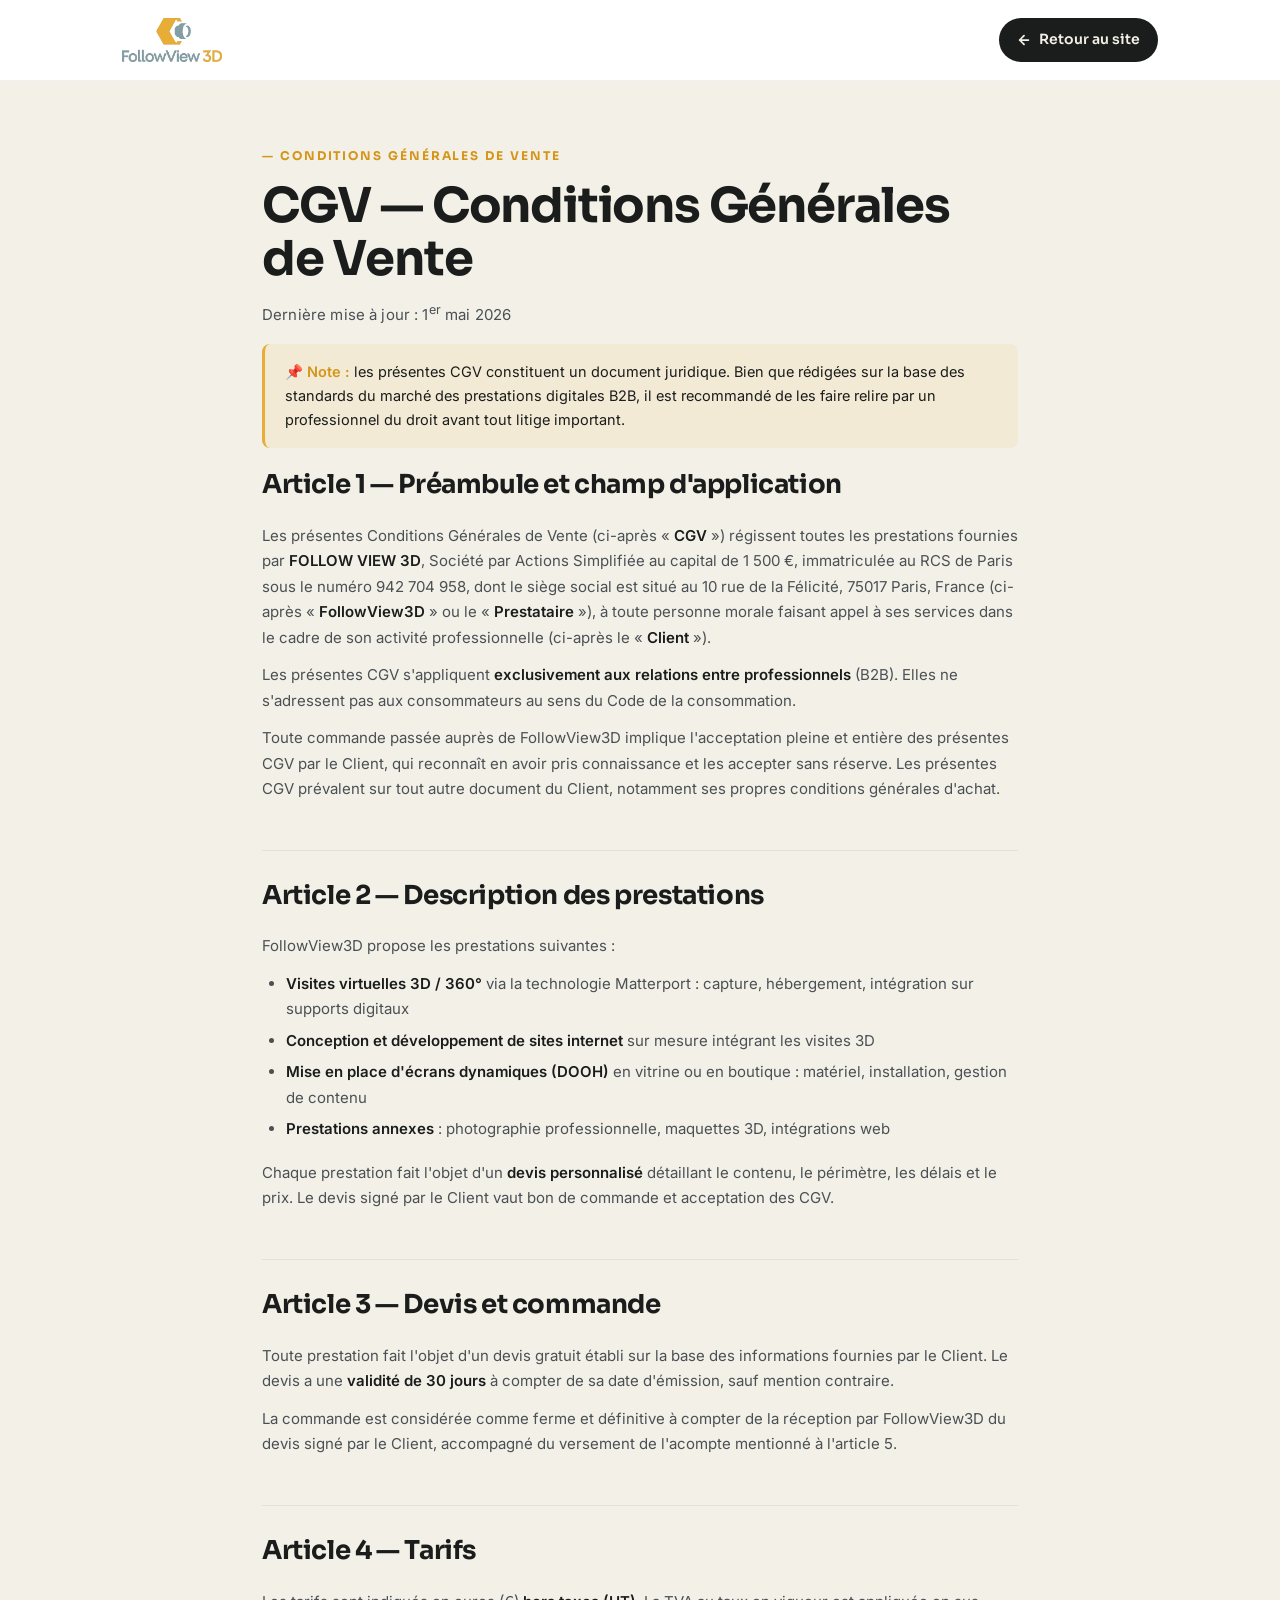
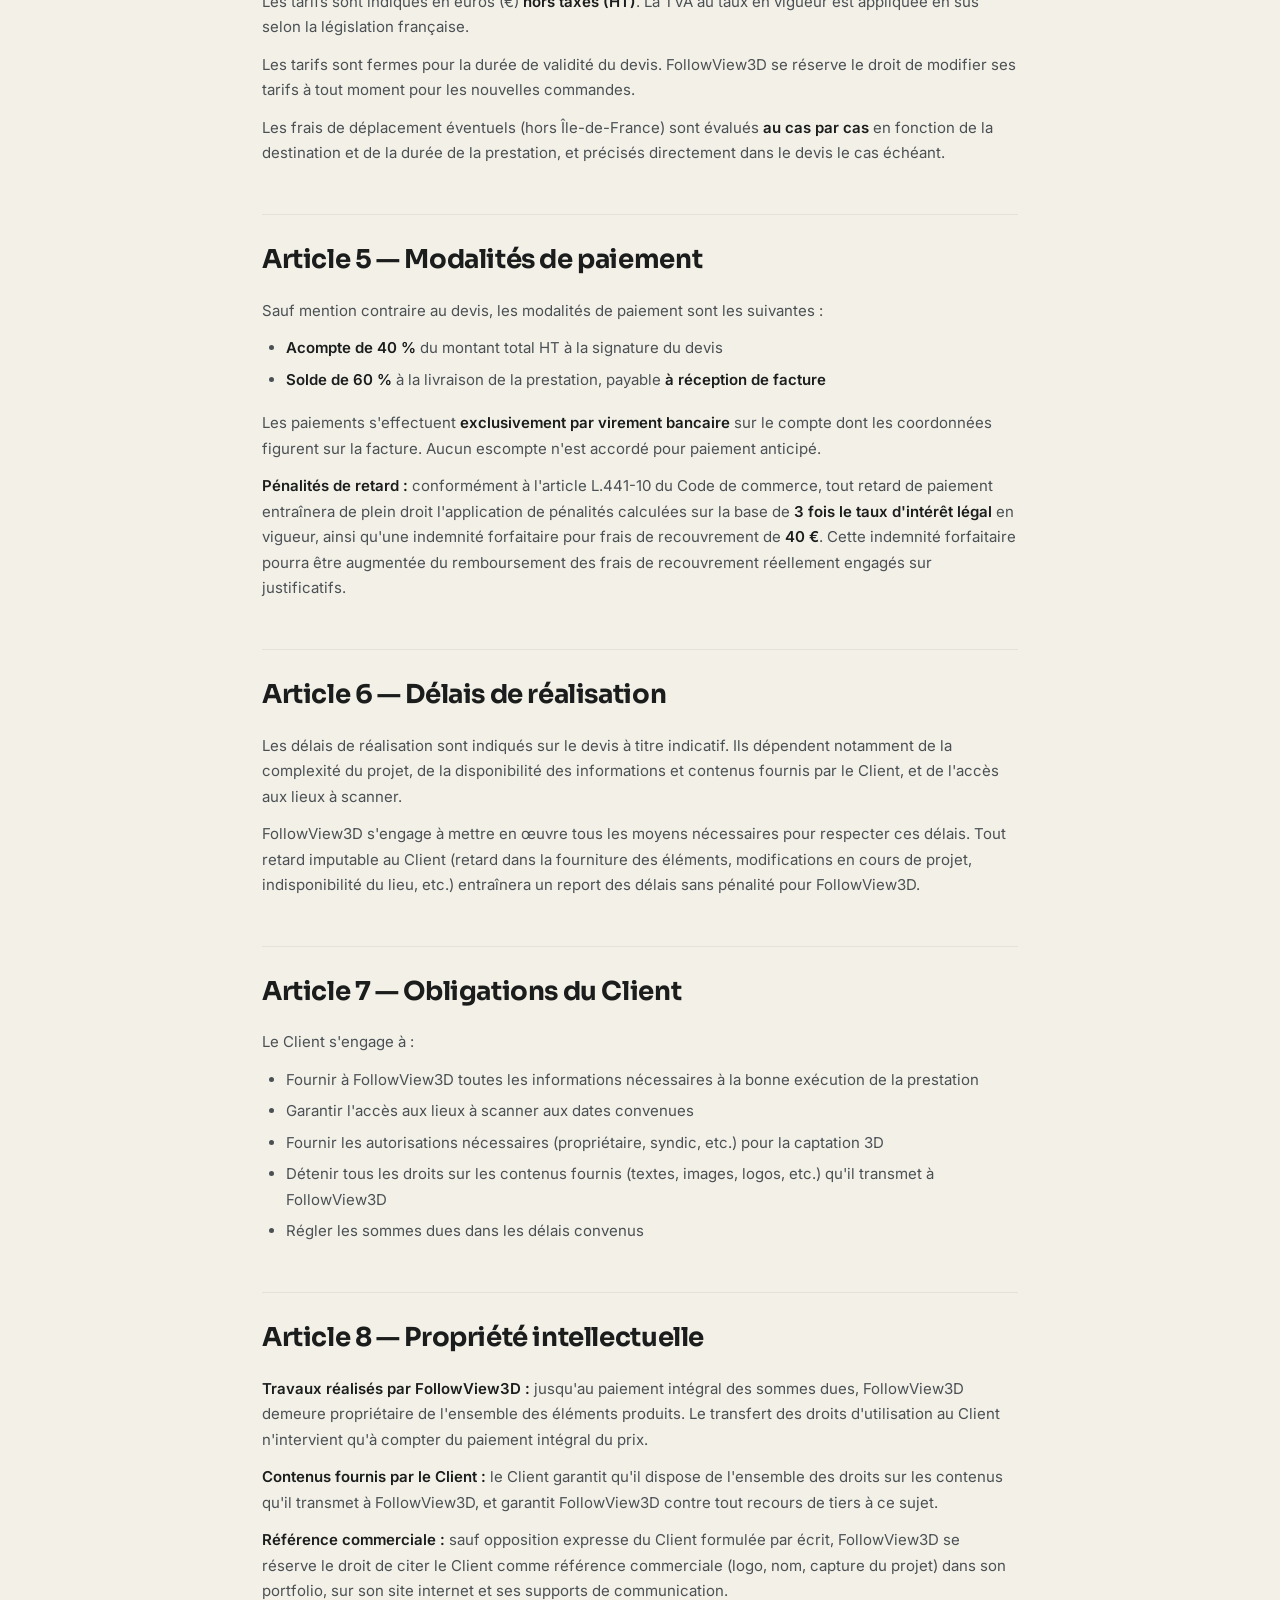
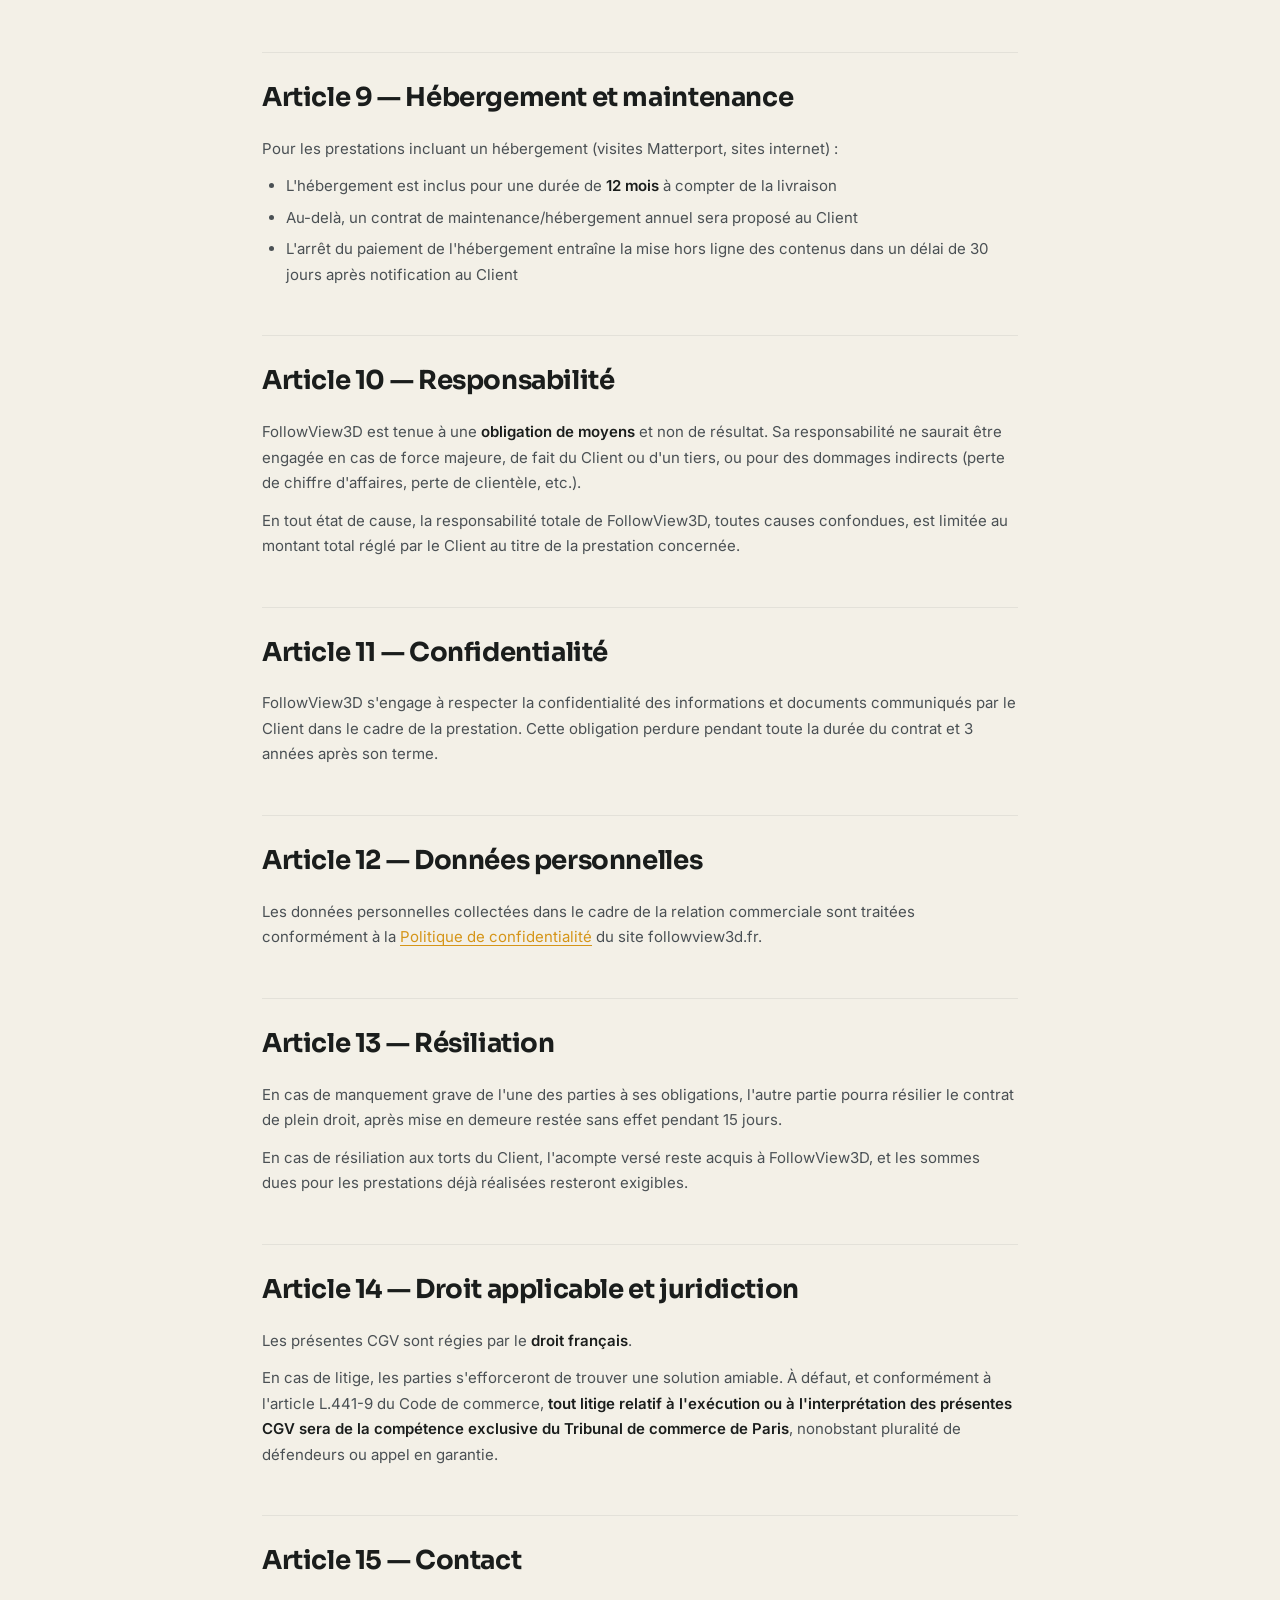
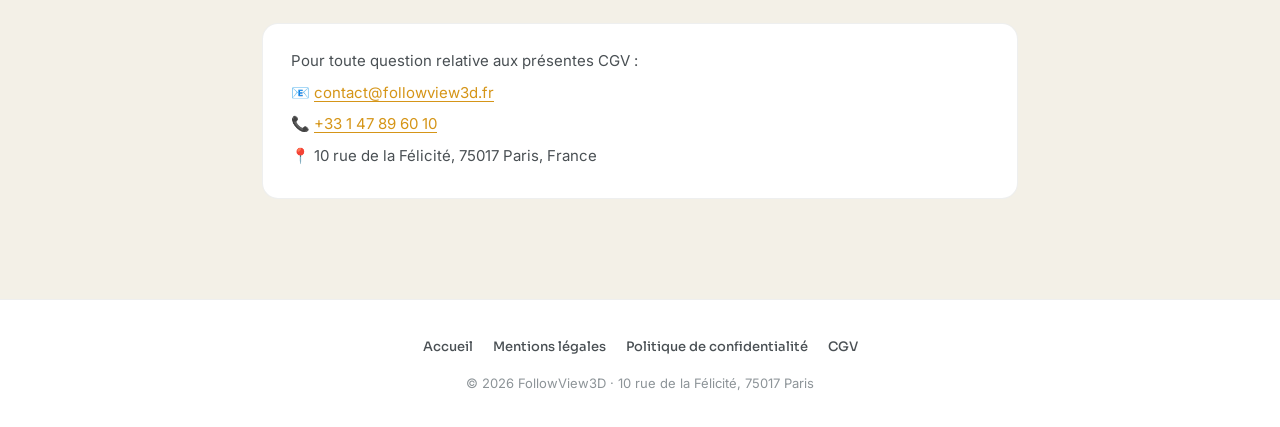
<file: cgv.html>
<!DOCTYPE html>
<html lang="fr">
<head>
<meta charset="UTF-8">
<meta name="viewport" content="width=device-width, initial-scale=1.0">
<title>CGV — Conditions Générales de Vente — FollowView3D</title>
  <link rel="icon" href="favicon.ico" sizes="any">
  <link rel="icon" type="image/png" sizes="32x32" href="favicon-32.png">
  <link rel="icon" type="image/png" sizes="16x16" href="favicon-16.png">
  <link rel="apple-touch-icon" href="apple-touch-icon.png">
  <link rel="manifest" href="site.webmanifest">
  <meta name="theme-color" content="#1a1d1c">
  <meta name="apple-mobile-web-app-title" content="FollowView 3D">
<meta name="description" content="Conditions générales de vente FollowView3D — visites virtuelles 3D, sites internet, écrans dynamiques DOOH.">
<meta name="robots" content="noindex, follow">
<link rel="preconnect" href="https://fonts.googleapis.com">
<link rel="preconnect" href="https://fonts.gstatic.com" crossorigin>
<link href="https://fonts.googleapis.com/css2?family=Sora:wght@300;400;500;600;700;800&family=Inter:wght@300;400;500;600;700&display=swap" rel="stylesheet">
<link rel="stylesheet" href="legal.css">
</head>
<body>

<header class="legal-header">
  <div class="container">
    <a href="index.html" class="legal-logo legal-logo-full">
      <img src="logo-full.png" alt="FollowView3D" />
    </a>
    <a href="index.html" class="legal-back">
      <svg width="14" height="14" viewBox="0 0 16 16" fill="none" stroke="currentColor" stroke-width="2" stroke-linecap="round" stroke-linejoin="round" aria-hidden="true">
        <path d="M13 8H3M3 8l5-5M3 8l5 5"/>
      </svg>
      Retour au site
    </a>
  </div>
</header>

<main class="legal-main">
  <span class="legal-eyebrow">— Conditions générales de vente</span>
  <h1>CGV — Conditions Générales de Vente</h1>
  <p class="legal-updated">Dernière mise à jour : 1<sup>er</sup> mai 2026</p>

  <div class="legal-callout">
    <strong>📌 Note :</strong> les présentes CGV constituent un document juridique. Bien que rédigées sur la base des standards du marché des prestations digitales B2B, il est recommandé de les faire relire par un professionnel du droit avant tout litige important.
  </div>

  <h2>Article 1 — Préambule et champ d'application</h2>
  <p>Les présentes Conditions Générales de Vente (ci-après « <strong>CGV</strong> ») régissent toutes les prestations fournies par <strong>FOLLOW VIEW 3D</strong>, Société par Actions Simplifiée au capital de 1 500 €, immatriculée au RCS de Paris sous le numéro 942 704 958, dont le siège social est situé au 10 rue de la Félicité, 75017 Paris, France (ci-après « <strong>FollowView3D</strong> » ou le « <strong>Prestataire</strong> »), à toute personne morale faisant appel à ses services dans le cadre de son activité professionnelle (ci-après le « <strong>Client</strong> »).</p>
  <p>Les présentes CGV s'appliquent <strong>exclusivement aux relations entre professionnels</strong> (B2B). Elles ne s'adressent pas aux consommateurs au sens du Code de la consommation.</p>
  <p>Toute commande passée auprès de FollowView3D implique l'acceptation pleine et entière des présentes CGV par le Client, qui reconnaît en avoir pris connaissance et les accepter sans réserve. Les présentes CGV prévalent sur tout autre document du Client, notamment ses propres conditions générales d'achat.</p>

  <h2>Article 2 — Description des prestations</h2>
  <p>FollowView3D propose les prestations suivantes :</p>
  <ul>
    <li><strong>Visites virtuelles 3D / 360°</strong> via la technologie Matterport : capture, hébergement, intégration sur supports digitaux</li>
    <li><strong>Conception et développement de sites internet</strong> sur mesure intégrant les visites 3D</li>
    <li><strong>Mise en place d'écrans dynamiques (DOOH)</strong> en vitrine ou en boutique : matériel, installation, gestion de contenu</li>
    <li><strong>Prestations annexes</strong> : photographie professionnelle, maquettes 3D, intégrations web</li>
  </ul>
  <p>Chaque prestation fait l'objet d'un <strong>devis personnalisé</strong> détaillant le contenu, le périmètre, les délais et le prix. Le devis signé par le Client vaut bon de commande et acceptation des CGV.</p>

  <h2>Article 3 — Devis et commande</h2>
  <p>Toute prestation fait l'objet d'un devis gratuit établi sur la base des informations fournies par le Client. Le devis a une <strong>validité de 30 jours</strong> à compter de sa date d'émission, sauf mention contraire.</p>
  <p>La commande est considérée comme ferme et définitive à compter de la réception par FollowView3D du devis signé par le Client, accompagné du versement de l'acompte mentionné à l'article 5.</p>

  <h2>Article 4 — Tarifs</h2>
  <p>Les tarifs sont indiqués en euros (€) <strong>hors taxes (HT)</strong>. La TVA au taux en vigueur est appliquée en sus selon la législation française.</p>
  <p>Les tarifs sont fermes pour la durée de validité du devis. FollowView3D se réserve le droit de modifier ses tarifs à tout moment pour les nouvelles commandes.</p>
  <p>Les frais de déplacement éventuels (hors Île-de-France) sont évalués <strong>au cas par cas</strong> en fonction de la destination et de la durée de la prestation, et précisés directement dans le devis le cas échéant.</p>

  <h2>Article 5 — Modalités de paiement</h2>
  <p>Sauf mention contraire au devis, les modalités de paiement sont les suivantes :</p>
  <ul>
    <li><strong>Acompte de 40 %</strong> du montant total HT à la signature du devis</li>
    <li><strong>Solde de 60 %</strong> à la livraison de la prestation, payable <strong>à réception de facture</strong></li>
  </ul>
  <p>Les paiements s'effectuent <strong>exclusivement par virement bancaire</strong> sur le compte dont les coordonnées figurent sur la facture. Aucun escompte n'est accordé pour paiement anticipé.</p>
  <p><strong>Pénalités de retard :</strong> conformément à l'article L.441-10 du Code de commerce, tout retard de paiement entraînera de plein droit l'application de pénalités calculées sur la base de <strong>3 fois le taux d'intérêt légal</strong> en vigueur, ainsi qu'une indemnité forfaitaire pour frais de recouvrement de <strong>40 €</strong>. Cette indemnité forfaitaire pourra être augmentée du remboursement des frais de recouvrement réellement engagés sur justificatifs.</p>

  <h2>Article 6 — Délais de réalisation</h2>
  <p>Les délais de réalisation sont indiqués sur le devis à titre indicatif. Ils dépendent notamment de la complexité du projet, de la disponibilité des informations et contenus fournis par le Client, et de l'accès aux lieux à scanner.</p>
  <p>FollowView3D s'engage à mettre en œuvre tous les moyens nécessaires pour respecter ces délais. Tout retard imputable au Client (retard dans la fourniture des éléments, modifications en cours de projet, indisponibilité du lieu, etc.) entraînera un report des délais sans pénalité pour FollowView3D.</p>

  <h2>Article 7 — Obligations du Client</h2>
  <p>Le Client s'engage à :</p>
  <ul>
    <li>Fournir à FollowView3D toutes les informations nécessaires à la bonne exécution de la prestation</li>
    <li>Garantir l'accès aux lieux à scanner aux dates convenues</li>
    <li>Fournir les autorisations nécessaires (propriétaire, syndic, etc.) pour la captation 3D</li>
    <li>Détenir tous les droits sur les contenus fournis (textes, images, logos, etc.) qu'il transmet à FollowView3D</li>
    <li>Régler les sommes dues dans les délais convenus</li>
  </ul>

  <h2>Article 8 — Propriété intellectuelle</h2>
  <p><strong>Travaux réalisés par FollowView3D :</strong> jusqu'au paiement intégral des sommes dues, FollowView3D demeure propriétaire de l'ensemble des éléments produits. Le transfert des droits d'utilisation au Client n'intervient qu'à compter du paiement intégral du prix.</p>
  <p><strong>Contenus fournis par le Client :</strong> le Client garantit qu'il dispose de l'ensemble des droits sur les contenus qu'il transmet à FollowView3D, et garantit FollowView3D contre tout recours de tiers à ce sujet.</p>
  <p><strong>Référence commerciale :</strong> sauf opposition expresse du Client formulée par écrit, FollowView3D se réserve le droit de citer le Client comme référence commerciale (logo, nom, capture du projet) dans son portfolio, sur son site internet et ses supports de communication.</p>

  <h2>Article 9 — Hébergement et maintenance</h2>
  <p>Pour les prestations incluant un hébergement (visites Matterport, sites internet) :</p>
  <ul>
    <li>L'hébergement est inclus pour une durée de <strong>12 mois</strong> à compter de la livraison</li>
    <li>Au-delà, un contrat de maintenance/hébergement annuel sera proposé au Client</li>
    <li>L'arrêt du paiement de l'hébergement entraîne la mise hors ligne des contenus dans un délai de 30 jours après notification au Client</li>
  </ul>

  <h2>Article 10 — Responsabilité</h2>
  <p>FollowView3D est tenue à une <strong>obligation de moyens</strong> et non de résultat. Sa responsabilité ne saurait être engagée en cas de force majeure, de fait du Client ou d'un tiers, ou pour des dommages indirects (perte de chiffre d'affaires, perte de clientèle, etc.).</p>
  <p>En tout état de cause, la responsabilité totale de FollowView3D, toutes causes confondues, est limitée au montant total réglé par le Client au titre de la prestation concernée.</p>

  <h2>Article 11 — Confidentialité</h2>
  <p>FollowView3D s'engage à respecter la confidentialité des informations et documents communiqués par le Client dans le cadre de la prestation. Cette obligation perdure pendant toute la durée du contrat et 3 années après son terme.</p>

  <h2>Article 12 — Données personnelles</h2>
  <p>Les données personnelles collectées dans le cadre de la relation commerciale sont traitées conformément à la <a href="confidentialite.html">Politique de confidentialité</a> du site followview3d.fr.</p>

  <h2>Article 13 — Résiliation</h2>
  <p>En cas de manquement grave de l'une des parties à ses obligations, l'autre partie pourra résilier le contrat de plein droit, après mise en demeure restée sans effet pendant 15 jours.</p>
  <p>En cas de résiliation aux torts du Client, l'acompte versé reste acquis à FollowView3D, et les sommes dues pour les prestations déjà réalisées resteront exigibles.</p>

  <h2>Article 14 — Droit applicable et juridiction</h2>
  <p>Les présentes CGV sont régies par le <strong>droit français</strong>.</p>
  <p>En cas de litige, les parties s'efforceront de trouver une solution amiable. À défaut, et conformément à l'article L.441-9 du Code de commerce, <strong>tout litige relatif à l'exécution ou à l'interprétation des présentes CGV sera de la compétence exclusive du Tribunal de commerce de Paris</strong>, nonobstant pluralité de défendeurs ou appel en garantie.</p>

  <h2>Article 15 — Contact</h2>
  <div class="legal-contact-block">
    <p>Pour toute question relative aux présentes CGV :</p>
    <p>📧 <a href="mailto:contact@followview3d.fr">contact@followview3d.fr</a></p>
    <p>📞 <a href="tel:+33147896010">+33 1 47 89 60 10</a></p>
    <p>📍 10 rue de la Félicité, 75017 Paris, France</p>
  </div>
</main>

<footer class="legal-footer">
  <div class="container">
    <nav class="legal-footer-links" aria-label="Liens légaux">
      <a href="index.html">Accueil</a>
      <a href="mentions-legales.html">Mentions légales</a>
      <a href="confidentialite.html">Politique de confidentialité</a>
      <a href="cgv.html">CGV</a>
    </nav>
    <p class="legal-footer-copy">© <span id="footerYear">2026</span> FollowView3D · 10 rue de la Félicité, 75017 Paris</p>
  </div>
</footer>

<script>
  document.getElementById('footerYear').textContent = new Date().getFullYear();
</script>

</body>
</html>
</file>
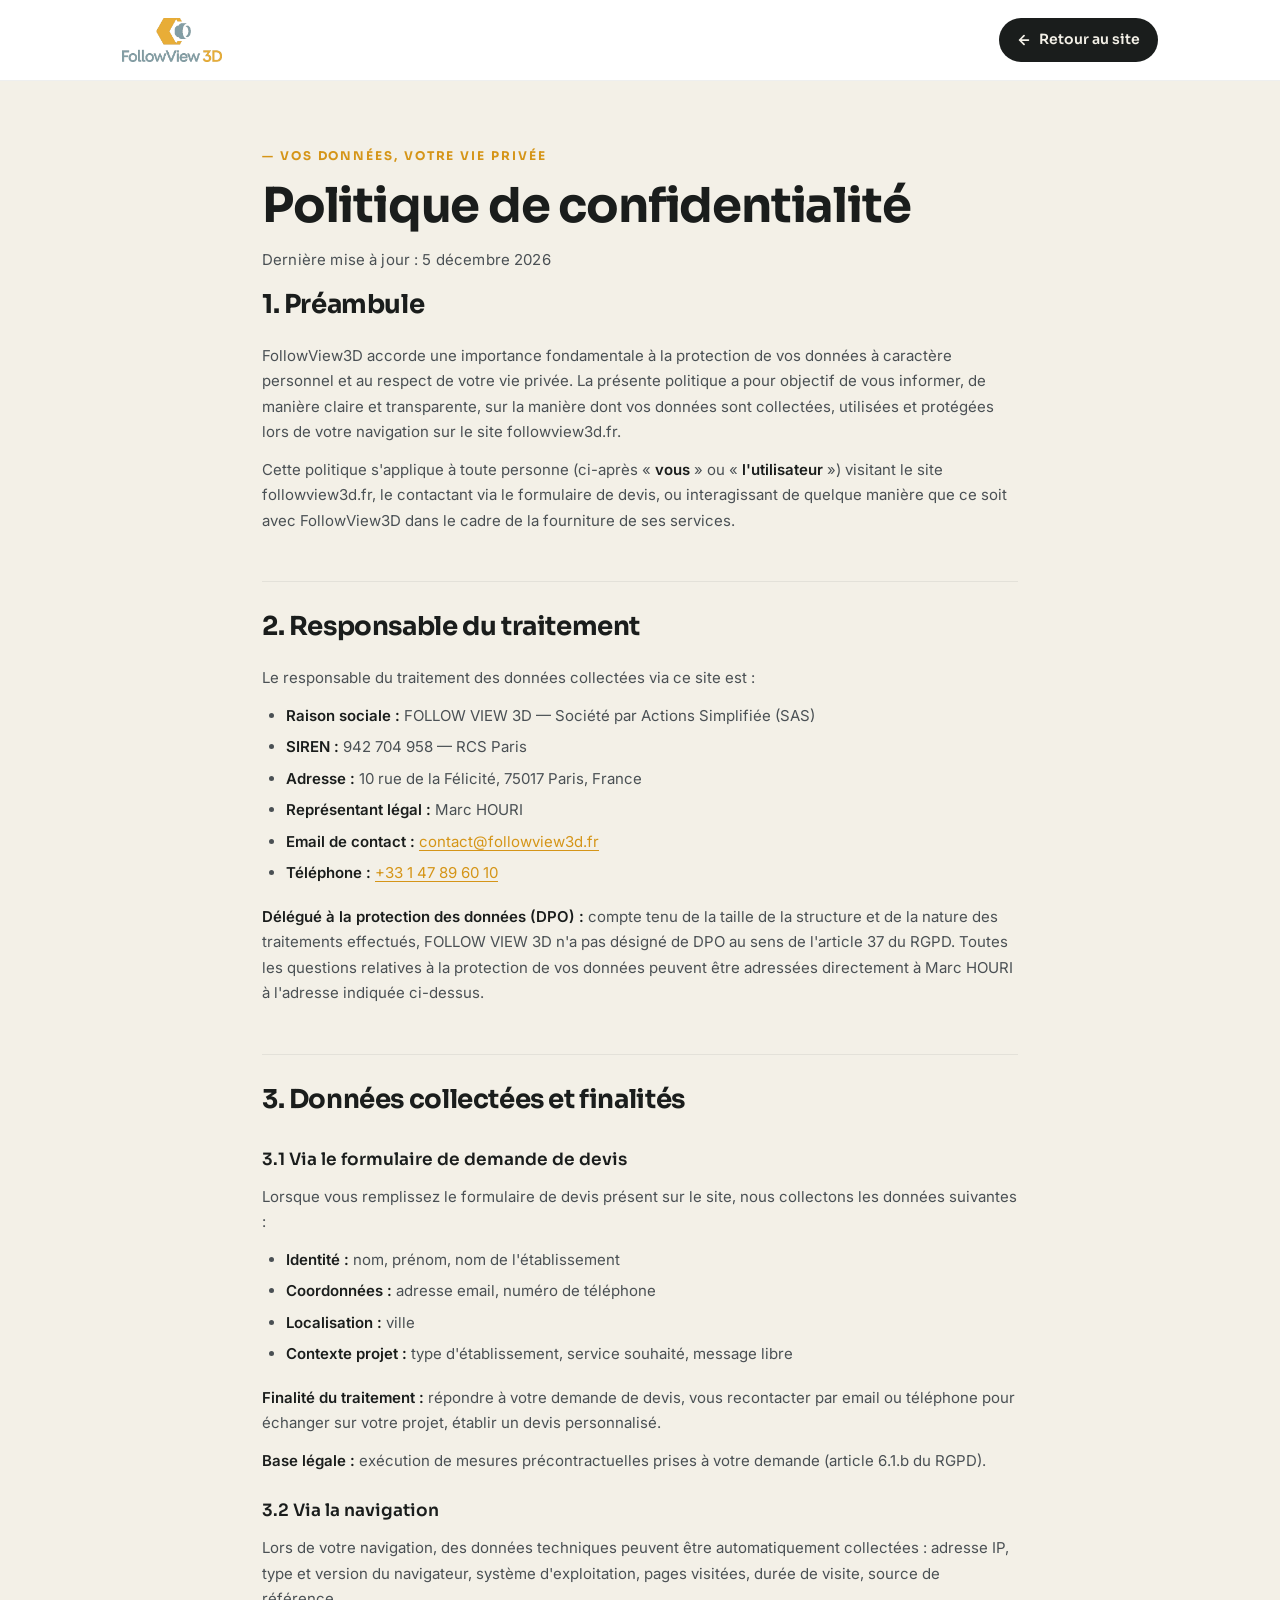
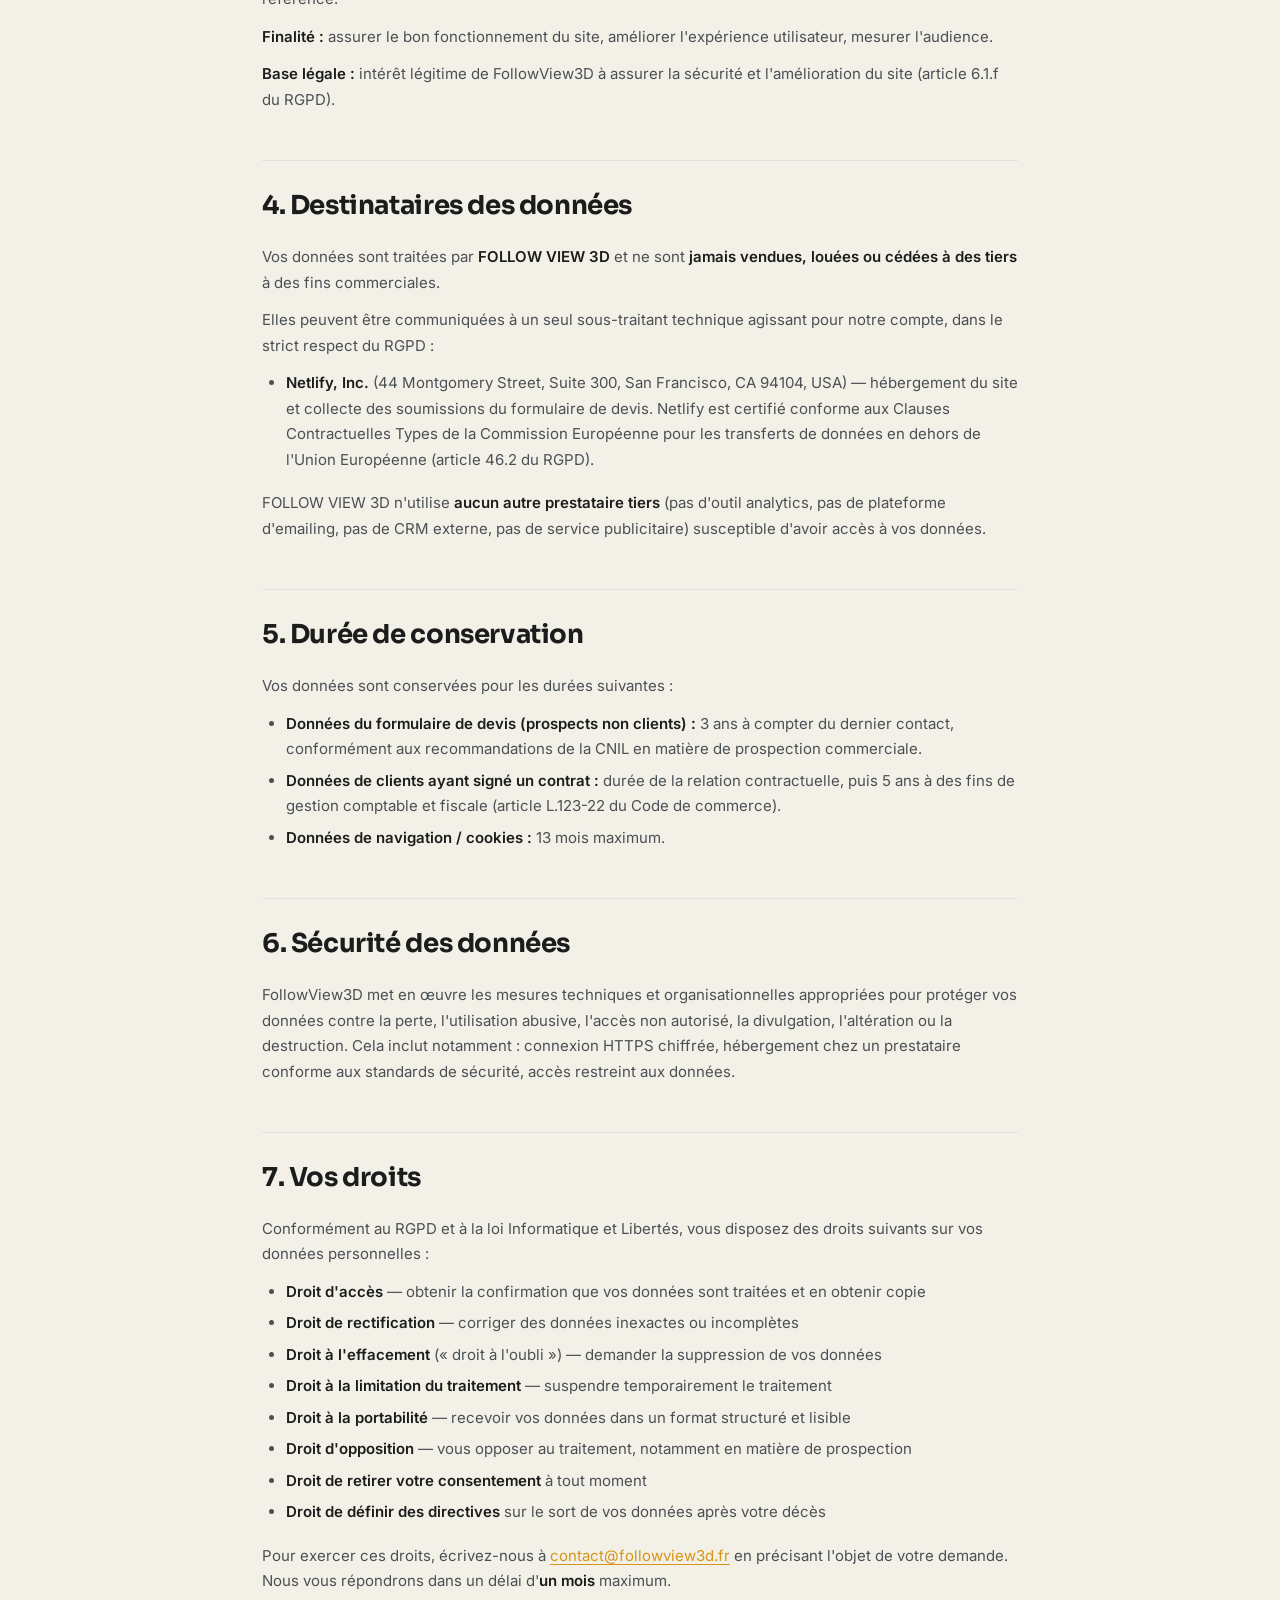
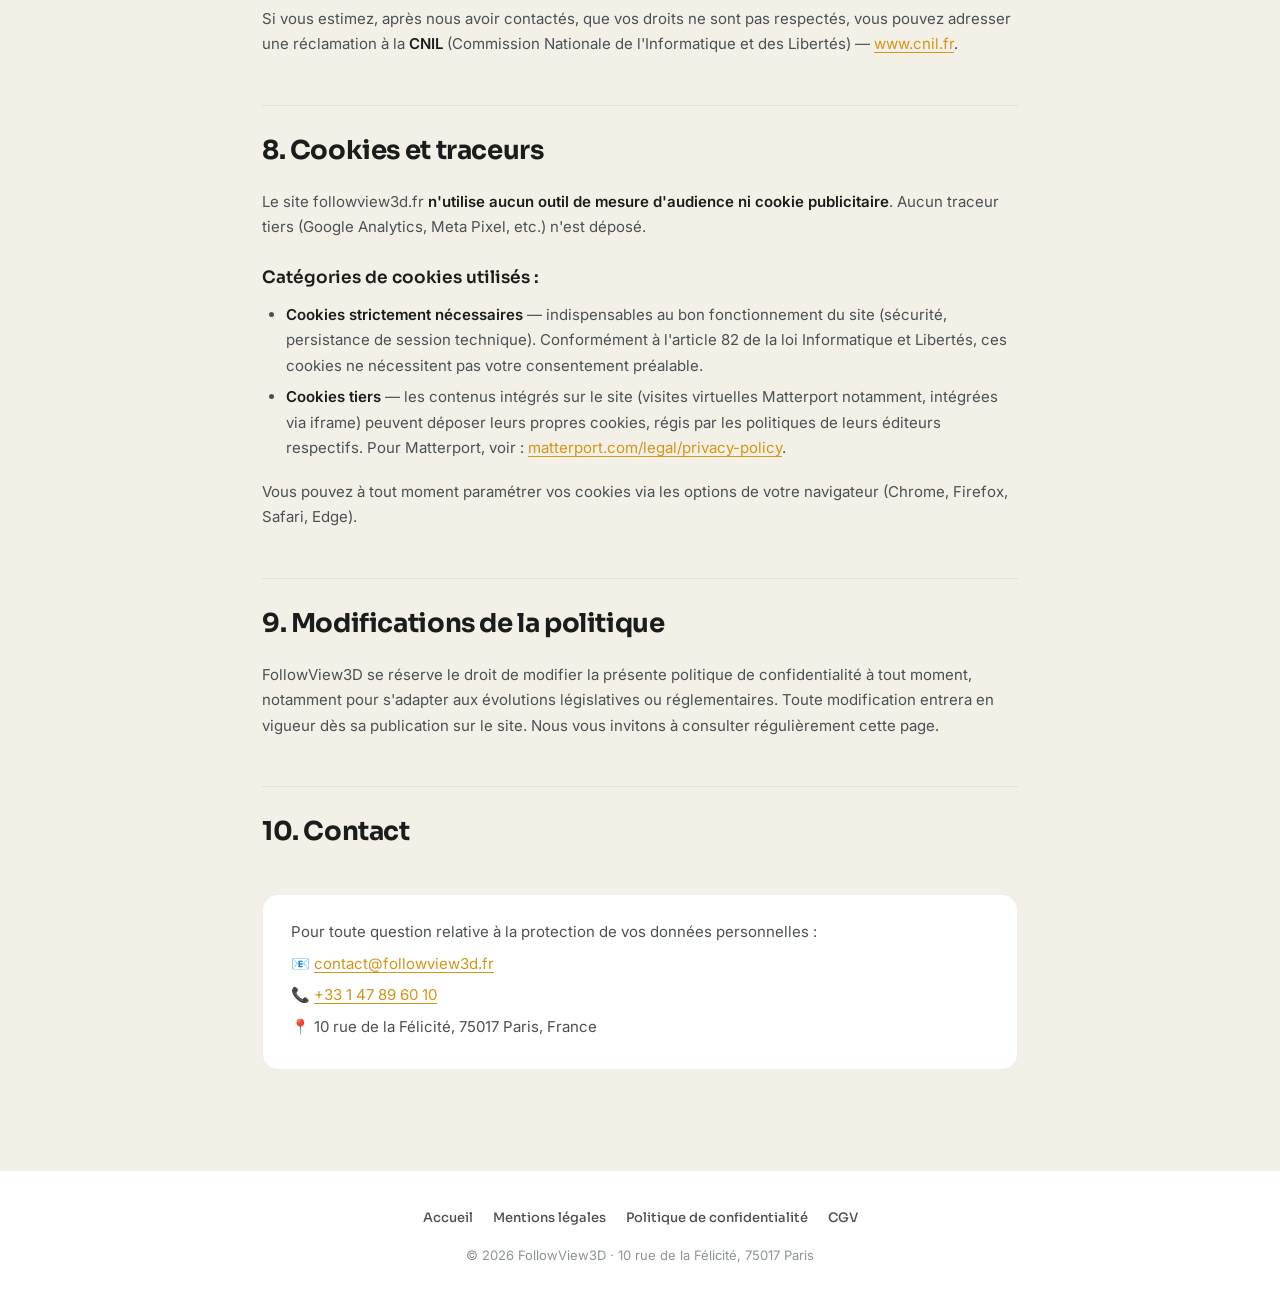
<file: confidentialite.html>
<!DOCTYPE html>
<html lang="fr">
<head>
<meta charset="UTF-8">
<meta name="viewport" content="width=device-width, initial-scale=1.0">
<title>Politique de confidentialité — FollowView3D</title>
  <link rel="icon" href="favicon.ico" sizes="any">
  <link rel="icon" type="image/png" sizes="32x32" href="favicon-32.png">
  <link rel="icon" type="image/png" sizes="16x16" href="favicon-16.png">
  <link rel="apple-touch-icon" href="apple-touch-icon.png">
  <link rel="manifest" href="site.webmanifest">
  <meta name="theme-color" content="#1a1d1c">
  <meta name="apple-mobile-web-app-title" content="FollowView 3D">
<meta name="description" content="Politique de confidentialité du site FollowView3D — gestion de vos données personnelles, RGPD, cookies.">
<meta name="robots" content="noindex, follow">
<link rel="preconnect" href="https://fonts.googleapis.com">
<link rel="preconnect" href="https://fonts.gstatic.com" crossorigin>
<link href="https://fonts.googleapis.com/css2?family=Sora:wght@300;400;500;600;700;800&family=Inter:wght@300;400;500;600;700&display=swap" rel="stylesheet">
<link rel="stylesheet" href="legal.css">
</head>
<body>

<header class="legal-header">
  <div class="container">
    <a href="index.html" class="legal-logo legal-logo-full">
      <img src="logo-full.png" alt="FollowView3D" />
    </a>
    <a href="index.html" class="legal-back">
      <svg width="14" height="14" viewBox="0 0 16 16" fill="none" stroke="currentColor" stroke-width="2" stroke-linecap="round" stroke-linejoin="round" aria-hidden="true">
        <path d="M13 8H3M3 8l5-5M3 8l5 5"/>
      </svg>
      Retour au site
    </a>
  </div>
</header>

<main class="legal-main">
  <span class="legal-eyebrow">— Vos données, votre vie privée</span>
  <h1>Politique de confidentialité</h1>
  <p class="legal-updated">Dernière mise à jour : <span id="legalUpdatedDate"></span></p>

  <h2>1. Préambule</h2>
  <p>FollowView3D accorde une importance fondamentale à la protection de vos données à caractère personnel et au respect de votre vie privée. La présente politique a pour objectif de vous informer, de manière claire et transparente, sur la manière dont vos données sont collectées, utilisées et protégées lors de votre navigation sur le site followview3d.fr.</p>
  <p>Cette politique s'applique à toute personne (ci-après « <strong>vous</strong> » ou « <strong>l'utilisateur</strong> ») visitant le site followview3d.fr, le contactant via le formulaire de devis, ou interagissant de quelque manière que ce soit avec FollowView3D dans le cadre de la fourniture de ses services.</p>

  <h2>2. Responsable du traitement</h2>
  <p>Le responsable du traitement des données collectées via ce site est :</p>
  <ul>
    <li><strong>Raison sociale :</strong> FOLLOW VIEW 3D — Société par Actions Simplifiée (SAS)</li>
    <li><strong>SIREN :</strong> 942 704 958 — RCS Paris</li>
    <li><strong>Adresse :</strong> 10 rue de la Félicité, 75017 Paris, France</li>
    <li><strong>Représentant légal :</strong> Marc HOURI</li>
    <li><strong>Email de contact :</strong> <a href="mailto:contact@followview3d.fr">contact@followview3d.fr</a></li>
    <li><strong>Téléphone :</strong> <a href="tel:+33147896010">+33 1 47 89 60 10</a></li>
  </ul>
  <p><strong>Délégué à la protection des données (DPO) :</strong> compte tenu de la taille de la structure et de la nature des traitements effectués, FOLLOW VIEW 3D n'a pas désigné de DPO au sens de l'article 37 du RGPD. Toutes les questions relatives à la protection de vos données peuvent être adressées directement à Marc HOURI à l'adresse indiquée ci-dessus.</p>

  <h2>3. Données collectées et finalités</h2>

  <h3>3.1 Via le formulaire de demande de devis</h3>
  <p>Lorsque vous remplissez le formulaire de devis présent sur le site, nous collectons les données suivantes :</p>
  <ul>
    <li><strong>Identité :</strong> nom, prénom, nom de l'établissement</li>
    <li><strong>Coordonnées :</strong> adresse email, numéro de téléphone</li>
    <li><strong>Localisation :</strong> ville</li>
    <li><strong>Contexte projet :</strong> type d'établissement, service souhaité, message libre</li>
  </ul>
  <p><strong>Finalité du traitement :</strong> répondre à votre demande de devis, vous recontacter par email ou téléphone pour échanger sur votre projet, établir un devis personnalisé.</p>
  <p><strong>Base légale :</strong> exécution de mesures précontractuelles prises à votre demande (article 6.1.b du RGPD).</p>

  <h3>3.2 Via la navigation</h3>
  <p>Lors de votre navigation, des données techniques peuvent être automatiquement collectées : adresse IP, type et version du navigateur, système d'exploitation, pages visitées, durée de visite, source de référence.</p>
  <p><strong>Finalité :</strong> assurer le bon fonctionnement du site, améliorer l'expérience utilisateur, mesurer l'audience.</p>
  <p><strong>Base légale :</strong> intérêt légitime de FollowView3D à assurer la sécurité et l'amélioration du site (article 6.1.f du RGPD).</p>

  <h2>4. Destinataires des données</h2>
  <p>Vos données sont traitées par <strong>FOLLOW VIEW 3D</strong> et ne sont <strong>jamais vendues, louées ou cédées à des tiers</strong> à des fins commerciales.</p>
  <p>Elles peuvent être communiquées à un seul sous-traitant technique agissant pour notre compte, dans le strict respect du RGPD :</p>
  <ul>
    <li><strong>Netlify, Inc.</strong> (44 Montgomery Street, Suite 300, San Francisco, CA 94104, USA) — hébergement du site et collecte des soumissions du formulaire de devis. Netlify est certifié conforme aux Clauses Contractuelles Types de la Commission Européenne pour les transferts de données en dehors de l'Union Européenne (article 46.2 du RGPD).</li>
  </ul>
  <p>FOLLOW VIEW 3D n'utilise <strong>aucun autre prestataire tiers</strong> (pas d'outil analytics, pas de plateforme d'emailing, pas de CRM externe, pas de service publicitaire) susceptible d'avoir accès à vos données.</p>

  <h2>5. Durée de conservation</h2>
  <p>Vos données sont conservées pour les durées suivantes :</p>
  <ul>
    <li><strong>Données du formulaire de devis (prospects non clients) :</strong> 3 ans à compter du dernier contact, conformément aux recommandations de la CNIL en matière de prospection commerciale.</li>
    <li><strong>Données de clients ayant signé un contrat :</strong> durée de la relation contractuelle, puis 5 ans à des fins de gestion comptable et fiscale (article L.123-22 du Code de commerce).</li>
    <li><strong>Données de navigation / cookies :</strong> 13 mois maximum.</li>
  </ul>

  <h2>6. Sécurité des données</h2>
  <p>FollowView3D met en œuvre les mesures techniques et organisationnelles appropriées pour protéger vos données contre la perte, l'utilisation abusive, l'accès non autorisé, la divulgation, l'altération ou la destruction. Cela inclut notamment : connexion HTTPS chiffrée, hébergement chez un prestataire conforme aux standards de sécurité, accès restreint aux données.</p>

  <h2>7. Vos droits</h2>
  <p>Conformément au RGPD et à la loi Informatique et Libertés, vous disposez des droits suivants sur vos données personnelles :</p>
  <ul>
    <li><strong>Droit d'accès</strong> — obtenir la confirmation que vos données sont traitées et en obtenir copie</li>
    <li><strong>Droit de rectification</strong> — corriger des données inexactes ou incomplètes</li>
    <li><strong>Droit à l'effacement</strong> (« droit à l'oubli ») — demander la suppression de vos données</li>
    <li><strong>Droit à la limitation du traitement</strong> — suspendre temporairement le traitement</li>
    <li><strong>Droit à la portabilité</strong> — recevoir vos données dans un format structuré et lisible</li>
    <li><strong>Droit d'opposition</strong> — vous opposer au traitement, notamment en matière de prospection</li>
    <li><strong>Droit de retirer votre consentement</strong> à tout moment</li>
    <li><strong>Droit de définir des directives</strong> sur le sort de vos données après votre décès</li>
  </ul>
  <p>Pour exercer ces droits, écrivez-nous à <a href="mailto:contact@followview3d.fr">contact@followview3d.fr</a> en précisant l'objet de votre demande. Nous vous répondrons dans un délai d'<strong>un mois</strong> maximum.</p>
  <p>Si vous estimez, après nous avoir contactés, que vos droits ne sont pas respectés, vous pouvez adresser une réclamation à la <strong>CNIL</strong> (Commission Nationale de l'Informatique et des Libertés) — <a href="https://www.cnil.fr" target="_blank" rel="noopener">www.cnil.fr</a>.</p>

  <h2>8. Cookies et traceurs</h2>
  <p>Le site followview3d.fr <strong>n'utilise aucun outil de mesure d'audience ni cookie publicitaire</strong>. Aucun traceur tiers (Google Analytics, Meta Pixel, etc.) n'est déposé.</p>

  <h3>Catégories de cookies utilisés :</h3>
  <ul>
    <li><strong>Cookies strictement nécessaires</strong> — indispensables au bon fonctionnement du site (sécurité, persistance de session technique). Conformément à l'article 82 de la loi Informatique et Libertés, ces cookies ne nécessitent pas votre consentement préalable.</li>
    <li><strong>Cookies tiers</strong> — les contenus intégrés sur le site (visites virtuelles Matterport notamment, intégrées via iframe) peuvent déposer leurs propres cookies, régis par les politiques de leurs éditeurs respectifs. Pour Matterport, voir : <a href="https://matterport.com/legal/privacy-policy" target="_blank" rel="noopener">matterport.com/legal/privacy-policy</a>.</li>
  </ul>
  <p>Vous pouvez à tout moment paramétrer vos cookies via les options de votre navigateur (Chrome, Firefox, Safari, Edge).</p>

  <h2>9. Modifications de la politique</h2>
  <p>FollowView3D se réserve le droit de modifier la présente politique de confidentialité à tout moment, notamment pour s'adapter aux évolutions législatives ou réglementaires. Toute modification entrera en vigueur dès sa publication sur le site. Nous vous invitons à consulter régulièrement cette page.</p>

  <h2>10. Contact</h2>
  <div class="legal-contact-block">
    <p>Pour toute question relative à la protection de vos données personnelles :</p>
    <p>📧 <a href="mailto:contact@followview3d.fr">contact@followview3d.fr</a></p>
    <p>📞 <a href="tel:+33147896010">+33 1 47 89 60 10</a></p>
    <p>📍 10 rue de la Félicité, 75017 Paris, France</p>
  </div>
</main>

<footer class="legal-footer">
  <div class="container">
    <nav class="legal-footer-links" aria-label="Liens légaux">
      <a href="index.html">Accueil</a>
      <a href="mentions-legales.html">Mentions légales</a>
      <a href="confidentialite.html">Politique de confidentialité</a>
      <a href="cgv.html">CGV</a>
    </nav>
    <p class="legal-footer-copy">© <span id="footerYear">2026</span> FollowView3D · 10 rue de la Félicité, 75017 Paris</p>
  </div>
</footer>

<script>
  // Année dynamique du copyright
  document.getElementById('footerYear').textContent = new Date().getFullYear();

  // Date de dernière mise à jour : affiche la date du jour de chargement, formatée en français
  const updatedEl = document.getElementById('legalUpdatedDate');
  if (updatedEl) {
    updatedEl.textContent = new Date().toLocaleDateString('fr-FR', {
      day: 'numeric',
      month: 'long',
      year: 'numeric'
    });
  }
</script>

</body>
</html>
</file>
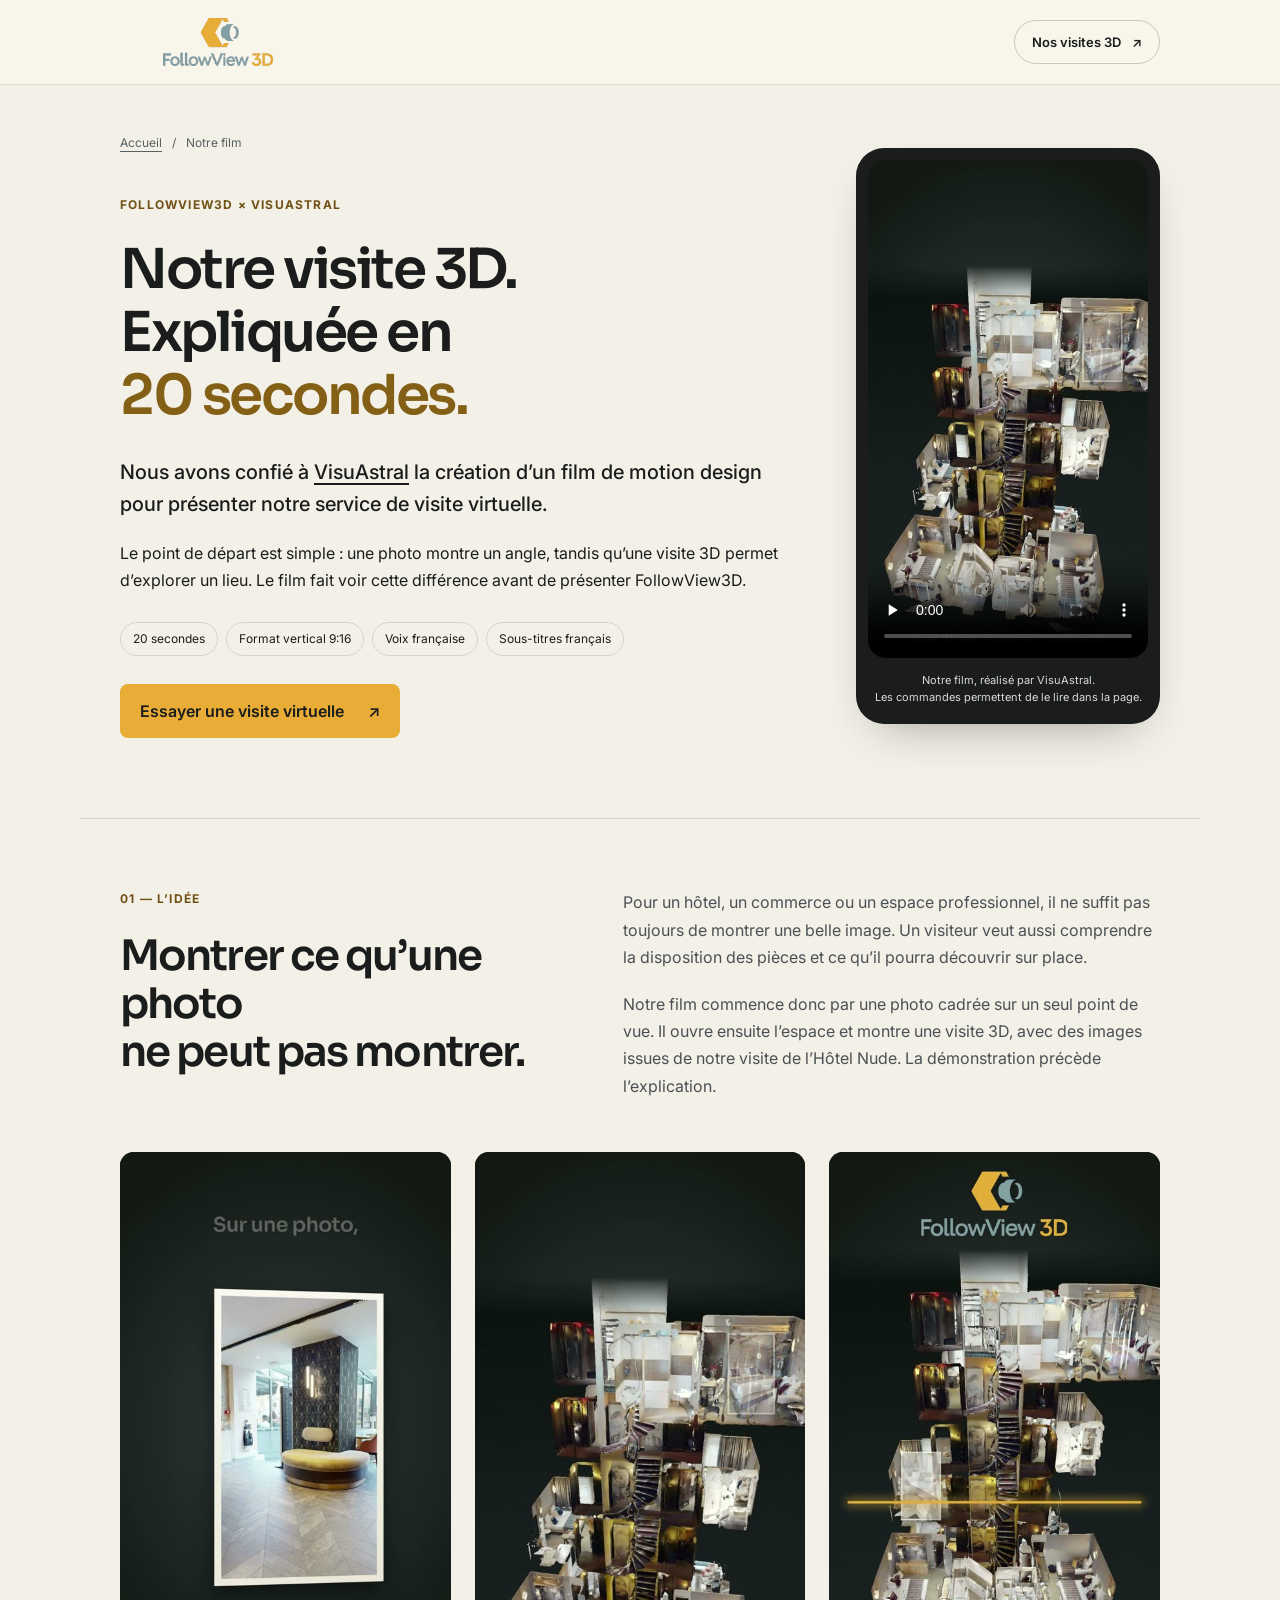
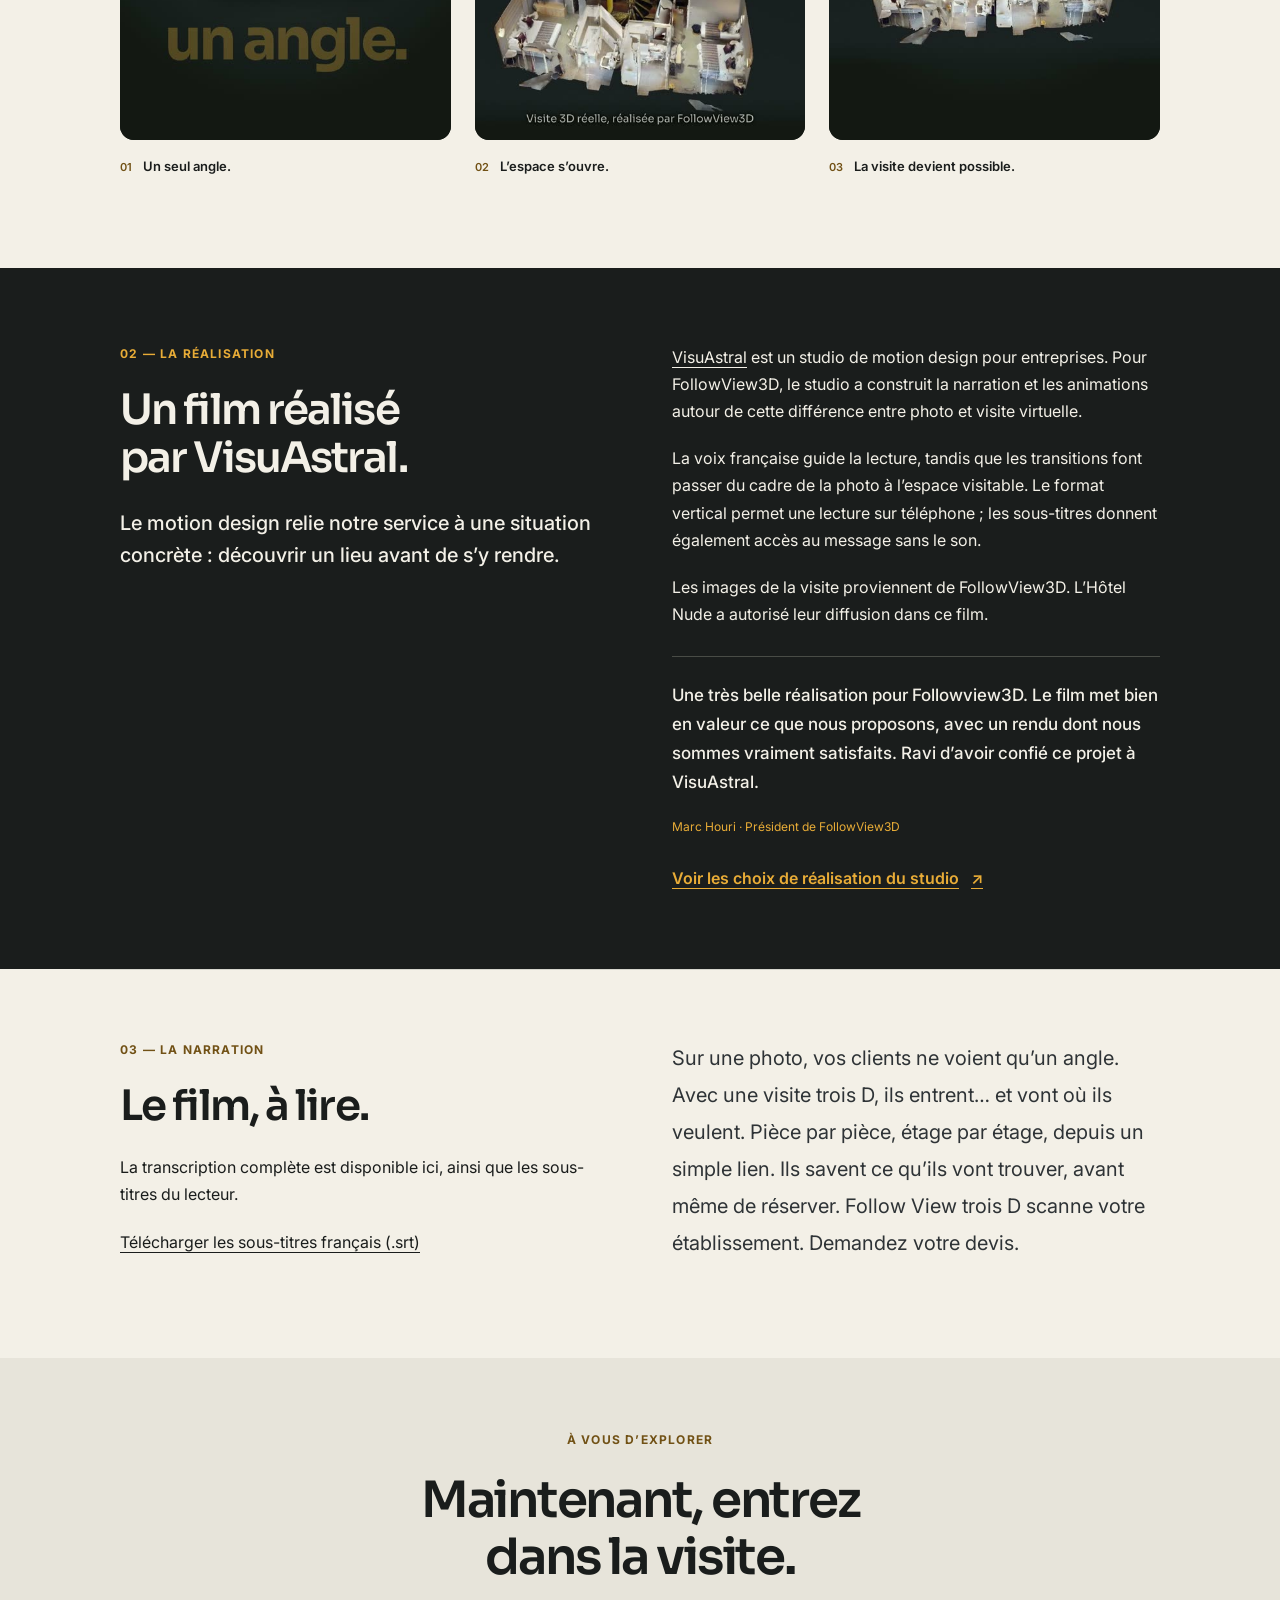
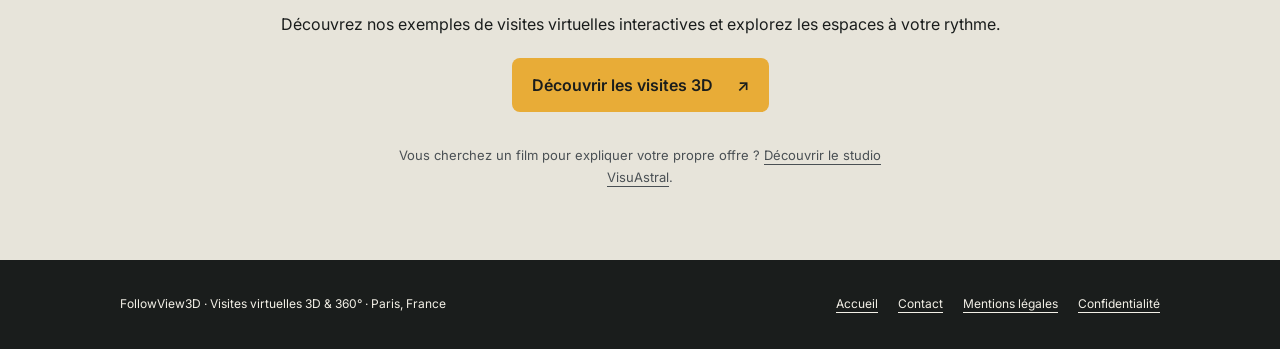
<file: film-motion-design-visuastral.html>
<!DOCTYPE html>
<html lang="fr">
<head>
<meta charset="UTF-8">
<meta name="viewport" content="width=device-width,initial-scale=1">
<title>Notre film de motion design avec VisuAstral | FollowView3D</title>
<meta name="description" content="Découvrez le film FollowView3D réalisé par VisuAstral : 20 secondes de motion design pour expliquer la différence entre une photo et une visite virtuelle 3D.">
<link rel="canonical" href="https://www.followview3d.fr/film-motion-design-visuastral.html">
<link rel="icon" href="favicon.ico" sizes="any">
<link rel="apple-touch-icon" href="apple-touch-icon.png">
<meta name="theme-color" content="#1a1d1c">
<meta property="og:type" content="website">
<meta property="og:locale" content="fr_FR">
<meta property="og:site_name" content="FollowView3D">
<meta property="og:title" content="Notre film de motion design avec VisuAstral">
<meta property="og:description" content="De la photo à la visite virtuelle : découvrez notre film de 20 secondes et sa réalisation par le studio VisuAstral.">
<meta property="og:url" content="https://www.followview3d.fr/film-motion-design-visuastral.html">
<meta property="og:image" content="https://www.followview3d.fr/assets/film-visuastral/followview3d-v7-espace.jpg">
<meta property="og:image:alt" content="Un espace de l’Hôtel Nude présenté dans le film FollowView3D">
<meta name="twitter:card" content="summary_large_image">
<link rel="preconnect" href="https://fonts.googleapis.com">
<link rel="preconnect" href="https://fonts.gstatic.com" crossorigin>
<link href="https://fonts.googleapis.com/css2?family=Sora:wght@400;500;600;700&family=Inter:wght@400;500;600;700&display=swap" rel="stylesheet">
<link rel="stylesheet" href="film-visuastral.css?v=20261010">
<script type="application/ld+json">{"@context": "https://schema.org", "@type": "VideoObject", "@id": "https://www.followview3d.fr/film-motion-design-visuastral.html#video", "name": "FollowView3D : de la photo à la visite virtuelle", "description": "Film de motion design réalisé par VisuAstral pour expliquer la visite virtuelle FollowView3D, à partir d’images de la visite de l’Hôtel Nude.", "thumbnailUrl": ["https://www.followview3d.fr/assets/film-visuastral/poster.jpg"], "contentUrl": "https://www.followview3d.fr/assets/film-visuastral/followview3d-v7.mp4", "embedUrl": "https://www.followview3d.fr/film-motion-design-visuastral.html#film", "uploadDate": "2026-10-10T20:03:54Z", "duration": "PT20.416S", "inLanguage": "fr", "transcript": "Sur une photo, vos clients ne voient qu’un angle. Avec une visite trois D, ils entrent… et vont où ils veulent. Pièce par pièce, étage par étage, depuis un simple lien. Ils savent ce qu’ils vont trouver, avant même de réserver. Follow View trois D scanne votre établissement. Demandez votre devis.", "creator": {"@type": "Organization", "name": "VisuAstral", "url": "https://visuastral.fr/"}, "publisher": {"@type": "Organization", "name": "FollowView3D", "url": "https://www.followview3d.fr/"}}</script>
<script type="application/ld+json">{"@context": "https://schema.org", "@type": "BreadcrumbList", "itemListElement": [{"@type": "ListItem", "position": 1, "name": "FollowView3D", "item": "https://www.followview3d.fr/"}, {"@type": "ListItem", "position": 2, "name": "Notre film avec VisuAstral", "item": "https://www.followview3d.fr/film-motion-design-visuastral.html"}]}</script>
</head>
<body class="fv-case-page">
<a class="fv-case-skip" href="#contenu">Aller au contenu</a>
<header class="fv-case-header">
  <div class="fv-case-wrap">
    <a href="/" aria-label="FollowView3D, accueil"><img src="logo-full.png" alt="FollowView3D" width="200" height="50"></a>
    <a class="fv-case-back" href="/#matterport">Nos visites 3D <span aria-hidden="true">↗</span></a>
  </div>
</header>
<main id="contenu">
  <section class="fv-case-hero fv-case-wrap" aria-labelledby="titre">
    <div>
      <nav class="fv-case-breadcrumb" aria-label="Fil d’Ariane"><a href="/">Accueil</a><span aria-hidden="true">/</span><span>Notre film</span></nav>
      <p class="fv-case-eyebrow">FollowView3D × VisuAstral</p>
      <h1 id="titre">Notre visite 3D.<br>Expliquée en<br><span>20 secondes.</span></h1>
      <p class="fv-case-lead">Nous avons confié à <a href="https://visuastral.fr/">VisuAstral</a> la création d’un film de motion design pour présenter notre service de visite virtuelle.</p>
      <p>Le point de départ est simple : une photo montre un angle, tandis qu’une visite 3D permet d’explorer un lieu. Le film fait voir cette différence avant de présenter FollowView3D.</p>
      <ul class="fv-case-facts" aria-label="Caractéristiques du film"><li>20 secondes</li><li>Format vertical 9:16</li><li>Voix française</li><li>Sous-titres français</li></ul>
      <a class="fv-case-cta" href="/#demo">Essayer une visite virtuelle <span aria-hidden="true">↗</span></a>
    </div>
    <figure class="fv-case-video" id="film">
      <video class="fv-film-player" controls playsinline preload="none" poster="assets/film-visuastral/poster.jpg" width="1080" height="1920" aria-label="Film FollowView3D réalisé par VisuAstral, 20 secondes">
          <source src="assets/film-visuastral/followview3d-v7.mp4" type="video/mp4">
          <track kind="subtitles" src="assets/film-visuastral/followview3d-v7-fr.vtt" srclang="fr" label="Français" default>
          Votre navigateur ne permet pas la lecture de cette vidéo. <a href="assets/film-visuastral/followview3d-v7.mp4">Ouvrir le film FollowView3D</a>.
        </video>
      <figcaption>Notre film, réalisé par VisuAstral.<br>Les commandes permettent de le lire dans la page.</figcaption>
    </figure>
  </section>
  <section class="fv-case-section fv-case-wrap" aria-labelledby="idee">
    <div class="fv-case-section-head"><p class="fv-case-eyebrow">01 — L’idée</p><h2 id="idee">Montrer ce qu’une photo<br>ne peut pas montrer.</h2></div>
    <div class="fv-case-text"><p>Pour un hôtel, un commerce ou un espace professionnel, il ne suffit pas toujours de montrer une belle image. Un visiteur veut aussi comprendre la disposition des pièces et ce qu’il pourra découvrir sur place.</p><p>Notre film commence donc par une photo cadrée sur un seul point de vue. Il ouvre ensuite l’espace et montre une visite 3D, avec des images issues de notre visite de l’Hôtel Nude. La démonstration précède l’explication.</p></div>
    <div class="fv-case-frames">
      <figure><img src="assets/film-visuastral/followview3d-v7-photo.jpg" width="512" height="910" alt="Le film commence par une photo limitée à un angle" loading="lazy"><figcaption><span>01</span> Un seul angle.</figcaption></figure>
      <figure><img src="assets/film-visuastral/followview3d-v7-espace.jpg" width="512" height="910" alt="La photo laisse place à un espace à explorer en 3D" loading="lazy"><figcaption><span>02</span> L’espace s’ouvre.</figcaption></figure>
      <figure><img src="assets/film-visuastral/followview3d-v7-visite.jpg" width="512" height="910" alt="Le film présente la visite virtuelle de l’Hôtel Nude réalisée par FollowView3D" loading="lazy"><figcaption><span>03</span> La visite devient possible.</figcaption></figure>
    </div>
  </section>
  <section class="fv-case-collab" aria-labelledby="studio">
    <div class="fv-case-wrap fv-case-two-columns">
      <div><p class="fv-case-eyebrow">02 — La réalisation</p><h2 id="studio">Un film réalisé<br>par VisuAstral.</h2><p class="fv-case-lead">Le motion design relie notre service à une situation concrète : découvrir un lieu avant de s’y rendre.</p></div>
      <div><p><a href="https://visuastral.fr/">VisuAstral</a> est un studio de motion design pour entreprises. Pour FollowView3D, le studio a construit la narration et les animations autour de cette différence entre photo et visite virtuelle.</p><p>La voix française guide la lecture, tandis que les transitions font passer du cadre de la photo à l’espace visitable. Le format vertical permet une lecture sur téléphone ; les sous-titres donnent également accès au message sans le son.</p><p>Les images de la visite proviennent de FollowView3D. L’Hôtel Nude a autorisé leur diffusion dans ce film.</p><figure class="fv-case-quote"><blockquote><p>Une très belle réalisation pour Followview3D. Le film met bien en valeur ce que nous proposons, avec un rendu dont nous sommes vraiment satisfaits. Ravi d’avoir confié ce projet à VisuAstral.</p></blockquote><figcaption>Marc Houri · Président de FollowView3D</figcaption></figure><a class="fv-film-link" href="https://visuastral.fr/realisations/followview3d">Voir les choix de réalisation du studio <span aria-hidden="true">↗</span></a></div>
    </div>
  </section>
  <section class="fv-case-section fv-case-wrap fv-case-two-columns" aria-labelledby="texte">
    <div><p class="fv-case-eyebrow">03 — La narration</p><h2 id="texte">Le film, à lire.</h2><p>La transcription complète est disponible ici, ainsi que les sous-titres du lecteur.</p><a href="assets/film-visuastral/followview3d-v7-fr.srt" download>Télécharger les sous-titres français (.srt)</a></div>
    <p class="fv-case-transcript">Sur une photo, vos clients ne voient qu’un angle. Avec une visite trois D, ils entrent… et vont où ils veulent. Pièce par pièce, étage par étage, depuis un simple lien. Ils savent ce qu’ils vont trouver, avant même de réserver. Follow View trois D scanne votre établissement. Demandez votre devis.</p>
  </section>
  <section class="fv-case-outro">
    <div class="fv-case-wrap"><p class="fv-case-eyebrow">À vous d’explorer</p><h2>Maintenant, entrez<br>dans la visite.</h2><p>Découvrez nos exemples de visites virtuelles interactives et explorez les espaces à votre rythme.</p><a class="fv-case-cta" href="/#demo">Découvrir les visites 3D <span aria-hidden="true">↗</span></a><p class="fv-case-outro-credit">Vous cherchez un film pour expliquer votre propre offre ? <a href="https://visuastral.fr/">Découvrir le studio VisuAstral</a>.</p></div>
  </section>
</main>
<footer class="fv-case-footer"><div class="fv-case-wrap"><p>FollowView3D · Visites virtuelles 3D & 360° · Paris, France</p><nav aria-label="Informations"><a href="/">Accueil</a><a href="mailto:contact@followview3d.fr">Contact</a><a href="mentions-legales.html">Mentions légales</a><a href="confidentialite.html">Confidentialité</a></nav></div></footer>
</body>
</html>
</file>
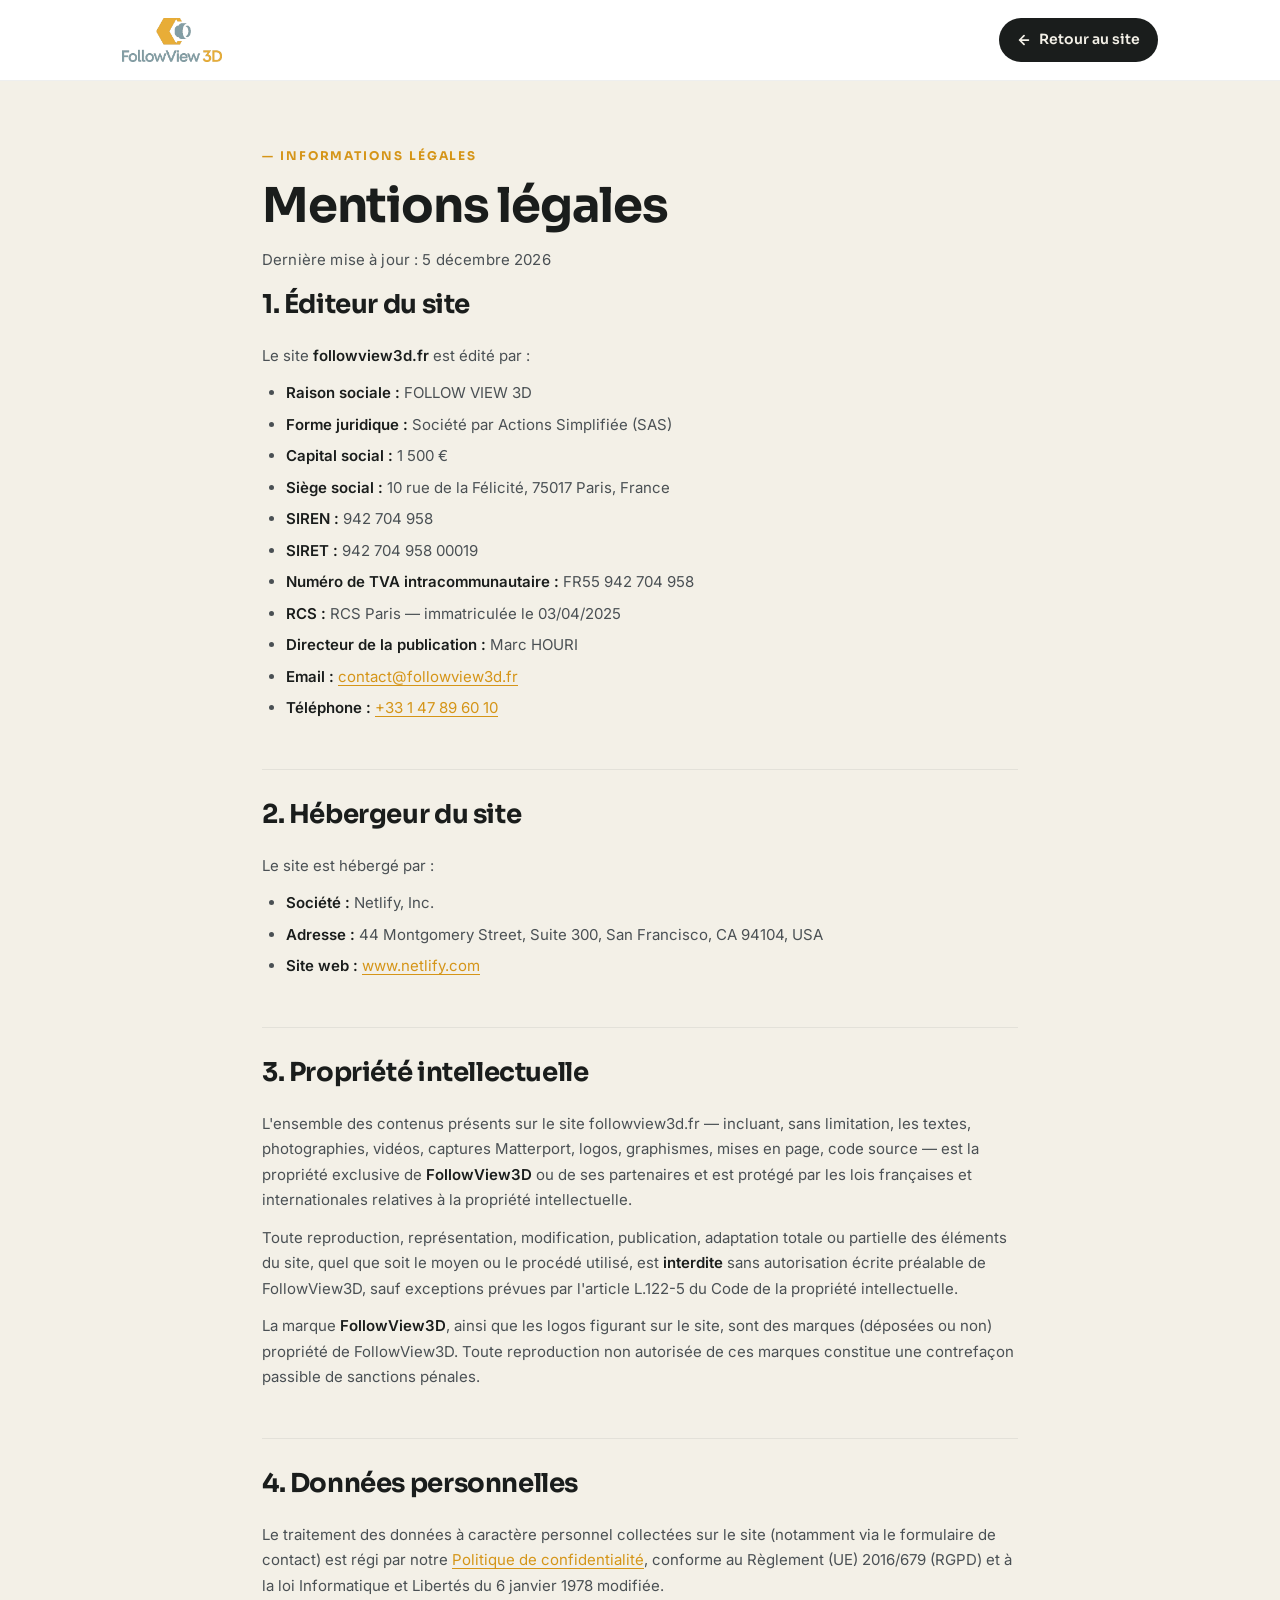
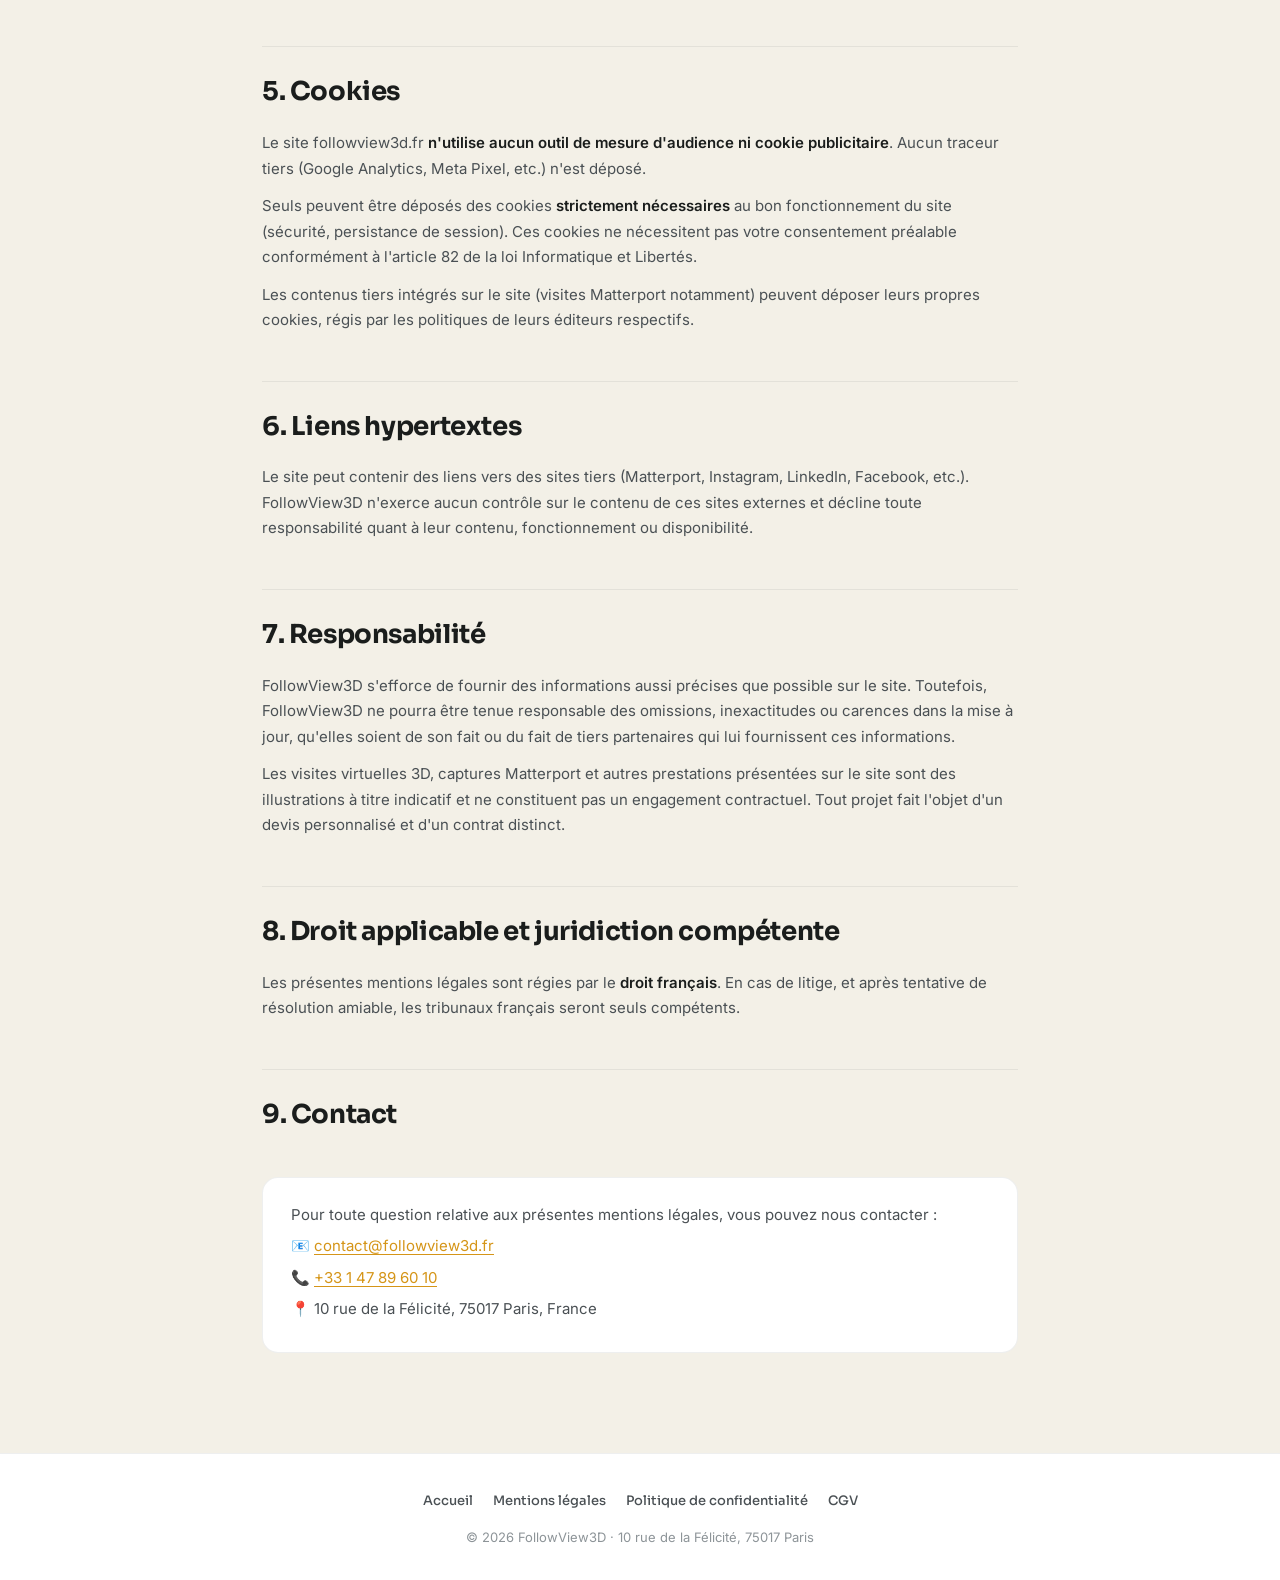
<file: mentions-legales.html>
<!DOCTYPE html>
<html lang="fr">
<head>
<meta charset="UTF-8">
<meta name="viewport" content="width=device-width, initial-scale=1.0">
<title>Mentions légales — FollowView3D</title>
  <link rel="icon" href="favicon.ico" sizes="any">
  <link rel="icon" type="image/png" sizes="32x32" href="favicon-32.png">
  <link rel="icon" type="image/png" sizes="16x16" href="favicon-16.png">
  <link rel="apple-touch-icon" href="apple-touch-icon.png">
  <link rel="manifest" href="site.webmanifest">
  <meta name="theme-color" content="#1a1d1c">
  <meta name="apple-mobile-web-app-title" content="FollowView 3D">
<meta name="description" content="Mentions légales du site FollowView3D — informations sur l'éditeur, l'hébergeur et la propriété intellectuelle.">
<meta name="robots" content="noindex, follow">
<link rel="preconnect" href="https://fonts.googleapis.com">
<link rel="preconnect" href="https://fonts.gstatic.com" crossorigin>
<link href="https://fonts.googleapis.com/css2?family=Sora:wght@300;400;500;600;700;800&family=Inter:wght@300;400;500;600;700&display=swap" rel="stylesheet">
<link rel="stylesheet" href="legal.css">
</head>
<body>

<header class="legal-header">
  <div class="container">
    <a href="index.html" class="legal-logo legal-logo-full">
      <img src="logo-full.png" alt="FollowView3D" />
    </a>
    <a href="index.html" class="legal-back">
      <svg width="14" height="14" viewBox="0 0 16 16" fill="none" stroke="currentColor" stroke-width="2" stroke-linecap="round" stroke-linejoin="round" aria-hidden="true">
        <path d="M13 8H3M3 8l5-5M3 8l5 5"/>
      </svg>
      Retour au site
    </a>
  </div>
</header>

<main class="legal-main">
  <span class="legal-eyebrow">— Informations légales</span>
  <h1>Mentions légales</h1>
  <p class="legal-updated">Dernière mise à jour : <span id="legalUpdatedDate"></span></p>

  <h2>1. Éditeur du site</h2>
  <p>Le site <strong>followview3d.fr</strong> est édité par :</p>
  <ul>
    <li><strong>Raison sociale :</strong> FOLLOW VIEW 3D</li>
    <li><strong>Forme juridique :</strong> Société par Actions Simplifiée (SAS)</li>
    <li><strong>Capital social :</strong> 1 500 €</li>
    <li><strong>Siège social :</strong> 10 rue de la Félicité, 75017 Paris, France</li>
    <li><strong>SIREN :</strong> 942 704 958</li>
    <li><strong>SIRET :</strong> 942 704 958 00019</li>
    <li><strong>Numéro de TVA intracommunautaire :</strong> FR55 942 704 958</li>
    <li><strong>RCS :</strong> RCS Paris — immatriculée le 03/04/2025</li>
    <li><strong>Directeur de la publication :</strong> Marc HOURI</li>
    <li><strong>Email :</strong> <a href="mailto:contact@followview3d.fr">contact@followview3d.fr</a></li>
    <li><strong>Téléphone :</strong> <a href="tel:+33147896010">+33 1 47 89 60 10</a></li>
  </ul>

  <h2>2. Hébergeur du site</h2>
  <p>Le site est hébergé par :</p>
  <ul>
    <li><strong>Société :</strong> Netlify, Inc.</li>
    <li><strong>Adresse :</strong> 44 Montgomery Street, Suite 300, San Francisco, CA 94104, USA</li>
    <li><strong>Site web :</strong> <a href="https://www.netlify.com" target="_blank" rel="noopener">www.netlify.com</a></li>
  </ul>

  <h2>3. Propriété intellectuelle</h2>
  <p>L'ensemble des contenus présents sur le site followview3d.fr — incluant, sans limitation, les textes, photographies, vidéos, captures Matterport, logos, graphismes, mises en page, code source — est la propriété exclusive de <strong>FollowView3D</strong> ou de ses partenaires et est protégé par les lois françaises et internationales relatives à la propriété intellectuelle.</p>
  <p>Toute reproduction, représentation, modification, publication, adaptation totale ou partielle des éléments du site, quel que soit le moyen ou le procédé utilisé, est <strong>interdite</strong> sans autorisation écrite préalable de FollowView3D, sauf exceptions prévues par l'article L.122-5 du Code de la propriété intellectuelle.</p>
  <p>La marque <strong>FollowView3D</strong>, ainsi que les logos figurant sur le site, sont des marques (déposées ou non) propriété de FollowView3D. Toute reproduction non autorisée de ces marques constitue une contrefaçon passible de sanctions pénales.</p>

  <h2>4. Données personnelles</h2>
  <p>Le traitement des données à caractère personnel collectées sur le site (notamment via le formulaire de contact) est régi par notre <a href="confidentialite.html">Politique de confidentialité</a>, conforme au Règlement (UE) 2016/679 (RGPD) et à la loi Informatique et Libertés du 6 janvier 1978 modifiée.</p>

  <h2>5. Cookies</h2>
  <p>Le site followview3d.fr <strong>n'utilise aucun outil de mesure d'audience ni cookie publicitaire</strong>. Aucun traceur tiers (Google Analytics, Meta Pixel, etc.) n'est déposé.</p>
  <p>Seuls peuvent être déposés des cookies <strong>strictement nécessaires</strong> au bon fonctionnement du site (sécurité, persistance de session). Ces cookies ne nécessitent pas votre consentement préalable conformément à l'article 82 de la loi Informatique et Libertés.</p>
  <p>Les contenus tiers intégrés sur le site (visites Matterport notamment) peuvent déposer leurs propres cookies, régis par les politiques de leurs éditeurs respectifs.</p>

  <h2>6. Liens hypertextes</h2>
  <p>Le site peut contenir des liens vers des sites tiers (Matterport, Instagram, LinkedIn, Facebook, etc.). FollowView3D n'exerce aucun contrôle sur le contenu de ces sites externes et décline toute responsabilité quant à leur contenu, fonctionnement ou disponibilité.</p>

  <h2>7. Responsabilité</h2>
  <p>FollowView3D s'efforce de fournir des informations aussi précises que possible sur le site. Toutefois, FollowView3D ne pourra être tenue responsable des omissions, inexactitudes ou carences dans la mise à jour, qu'elles soient de son fait ou du fait de tiers partenaires qui lui fournissent ces informations.</p>
  <p>Les visites virtuelles 3D, captures Matterport et autres prestations présentées sur le site sont des illustrations à titre indicatif et ne constituent pas un engagement contractuel. Tout projet fait l'objet d'un devis personnalisé et d'un contrat distinct.</p>

  <h2>8. Droit applicable et juridiction compétente</h2>
  <p>Les présentes mentions légales sont régies par le <strong>droit français</strong>. En cas de litige, et après tentative de résolution amiable, les tribunaux français seront seuls compétents.</p>

  <h2>9. Contact</h2>
  <div class="legal-contact-block">
    <p>Pour toute question relative aux présentes mentions légales, vous pouvez nous contacter :</p>
    <p>📧 <a href="mailto:contact@followview3d.fr">contact@followview3d.fr</a></p>
    <p>📞 <a href="tel:+33147896010">+33 1 47 89 60 10</a></p>
    <p>📍 10 rue de la Félicité, 75017 Paris, France</p>
  </div>
</main>

<footer class="legal-footer">
  <div class="container">
    <nav class="legal-footer-links" aria-label="Liens légaux">
      <a href="index.html">Accueil</a>
      <a href="mentions-legales.html">Mentions légales</a>
      <a href="confidentialite.html">Politique de confidentialité</a>
      <a href="cgv.html">CGV</a>
    </nav>
    <p class="legal-footer-copy">© <span id="footerYear">2026</span> FollowView3D · 10 rue de la Félicité, 75017 Paris</p>
  </div>
</footer>

<script>
  // Année dynamique du copyright
  document.getElementById('footerYear').textContent = new Date().getFullYear();

  // Date de dernière mise à jour : affiche la date du jour de chargement, formatée en français
  // (ex : "1 mai 2026")
  const updatedEl = document.getElementById('legalUpdatedDate');
  if (updatedEl) {
    updatedEl.textContent = new Date().toLocaleDateString('fr-FR', {
      day: 'numeric',
      month: 'long',
      year: 'numeric'
    });
  }
</script>

</body>
</html>
</file>
<file: film-visuastral.css>
/* Film FollowView3D: scoped additions, preserving the existing site. */
.fv-film-intro{display:grid;grid-template-columns:minmax(0,1fr) 280px;gap:64px;align-items:center;margin:54px 0 64px;padding:42px 48px;border:1px solid rgba(232,172,55,.25);border-radius:28px;background:linear-gradient(125deg,#1A1D1C,#2E3336)}
.fv-film-copy{max-width:640px}
.fv-film-eyebrow{font-size:12px;font-weight:700;letter-spacing:.12em;text-transform:uppercase;color:#E8AC37;margin:0 0 20px}
.fv-film-copy h3{font-size:clamp(26px,3.2vw,40px);line-height:1.2;color:#F8F5EC;margin:0 0 24px}
.fv-film-copy>p:not(.fv-film-eyebrow){font-size:17px;line-height:1.7;color:#d1d4d2;margin:0 0 20px}
.fv-film-copy .fv-film-credit{font-size:14px!important;color:#bfc4c2!important}
.fv-film-credit a{color:#F8F5EC;text-decoration:underline;text-underline-offset:4px}
.fv-film-actions{display:flex;gap:16px 26px;flex-wrap:wrap;margin-top:28px}
.fv-film-link{display:inline-flex;gap:12px;align-items:center;color:#E8AC37;font-weight:600;text-decoration:underline;text-underline-offset:6px;line-height:1.6}
.fv-film-link--quiet{color:#d1d4d2}
.fv-film-media{margin:0;min-width:0}
.fv-film-player{display:block;width:100%;height:auto;aspect-ratio:9/16;background:#16191a;border-radius:18px;object-fit:contain}
.fv-film-media figcaption{font-size:11px;color:#bfc4c2;text-align:center;margin-top:12px;line-height:1.6}
.fv-film-intro a:focus-visible,.fv-case-page a:focus-visible,.fv-film-player:focus-visible{outline:3px solid #E8AC37;outline-offset:5px}
@media(max-width:800px){.fv-film-intro{gap:32px;padding:32px;grid-template-columns:minmax(0,1fr) 230px}.fv-film-actions{flex-direction:column;gap:18px}.fv-film-copy>p:not(.fv-film-eyebrow){font-size:16px}}
@media(max-width:600px){.fv-film-intro{grid-template-columns:1fr;padding:28px 22px;gap:28px;margin:36px 0 44px;border-radius:22px}.fv-film-media{width:min(100%,280px);justify-self:center}.fv-film-copy h3{font-size:28px}.fv-film-copy h3 br{display:none}}

/* Dedicated case page, in FollowView3D's graphite and warm yellow identity. */
.fv-case-page{margin:0;background:#F3F0E7;color:#1A1D1C;font-family:Inter,-apple-system,BlinkMacSystemFont,sans-serif;font-size:16px;line-height:1.7;-webkit-font-smoothing:antialiased}
.fv-case-page *{box-sizing:border-box}
.fv-case-page h1,.fv-case-page h2{font-family:Sora,sans-serif;font-weight:600;letter-spacing:-.045em;line-height:1.15;margin:0 0 24px}
.fv-case-page h2{font-size:clamp(28px,3.5vw,42px)}
.fv-case-page p{margin:0 0 20px}
.fv-case-page a{color:inherit;text-underline-offset:4px}
.fv-case-page img{max-width:100%}
.fv-case-wrap{width:min(1120px,100%);margin:auto;padding-left:40px;padding-right:40px}
.fv-case-skip{position:absolute;top:-100px;left:16px;z-index:101;background:#1A1D1C;color:#fff!important;padding:10px 20px}
.fv-case-skip:focus{top:12px}
.fv-case-header{position:sticky;top:0;z-index:100;background:rgba(248,245,236,.96);border-bottom:1px solid #deddd5}
.fv-case-header .fv-case-wrap{display:flex;align-items:center;justify-content:space-between;gap:24px;min-height:84px}
.fv-case-header img{display:block;width:196px;height:48px;object-fit:contain}
.fv-case-back{font-size:13px;font-weight:600;text-decoration:none;padding:10px 17px;border:1px solid #c6c7c0;border-radius:24px;white-space:nowrap}
.fv-case-back span{margin-left:8px}
.fv-case-hero{display:grid;grid-template-columns:minmax(0,1fr) 304px;gap:72px;padding-top:48px;padding-bottom:80px;align-items:center}
.fv-case-breadcrumb{display:flex;flex-wrap:wrap;gap:10px;font-size:12px;color:#586062;margin:0 0 42px}
.fv-case-eyebrow{font-size:12px;font-weight:700;letter-spacing:.1em;text-transform:uppercase;color:#715115;margin:0 0 22px!important}
.fv-case-hero h1{font-size:clamp(38px,4.3vw,58px);margin-bottom:28px}
.fv-case-hero h1 span{color:#846016}
.fv-case-lead{font-size:20px;line-height:1.6;font-weight:500}
.fv-case-facts{display:flex;flex-wrap:wrap;gap:8px;list-style:none;margin:28px 0;padding:0}
.fv-case-facts li{border:1px solid #d5d5cc;padding:6px 12px;border-radius:18px;font-size:12px}
.fv-case-cta{display:inline-flex;gap:24px;align-items:center;padding:15px 20px;background:#E8AC37;border-radius:8px;text-decoration:none;font-weight:600;line-height:1.5}
.fv-case-cta:hover{background:#D59518}
.fv-case-video{margin:0;padding:12px;background:#1A1D1C;border-radius:28px;box-shadow:0 20px 50px -25px #1A1D1C77;scroll-margin-top:110px}
.fv-case-video figcaption{color:#dadbd6;font-size:11px;line-height:1.6;text-align:center;padding:14px 4px 5px}
.fv-case-section{padding-top:70px;padding-bottom:76px;border-top:1px solid #d6d6cd}
.fv-case-section-head{display:inline-block;vertical-align:top;width:48%;padding-right:30px}
.fv-case-text{display:inline-block;vertical-align:top;width:51%;color:#4A5054}
.fv-case-frames{display:grid;grid-template-columns:repeat(3,minmax(0,1fr));gap:24px;margin-top:32px}
.fv-case-frames figure{margin:0}
.fv-case-frames img{display:block;width:100%;height:auto;aspect-ratio:9/16;object-fit:contain;background:#1A1D1C;border-radius:14px}
.fv-case-frames figcaption{padding:15px 0;font-size:13px;font-weight:600}
.fv-case-frames figcaption span{color:#715115;font-size:11px;margin-right:8px}
.fv-case-collab{background:#1A1D1C;color:#F3F0E7;padding:76px 0}
.fv-case-collab .fv-case-eyebrow{color:#E8AC37}
.fv-case-collab .fv-film-link{color:#E8AC37}
.fv-case-quote{margin:28px 0;padding:24px 0 0;border-top:1px solid #494c46}.fv-case-quote blockquote{margin:0}.fv-case-quote blockquote p{font-size:17px;font-weight:500}.fv-case-quote figcaption{font-size:12px;color:#E8AC37}
.fv-case-two-columns{display:grid;grid-template-columns:1fr 1fr;gap:64px}
.fv-case-transcript{font-size:20px;line-height:1.85;color:#2E3336}
.fv-case-outro{padding:72px 0;background:#e7e4da}
.fv-case-outro .fv-case-wrap{max-width:860px;text-align:center}
.fv-case-outro h2{font-size:clamp(34px,4.2vw,50px)}
.fv-case-outro-credit{font-size:13px;margin:32px auto 0!important;color:#4A5054;max-width:500px}
.fv-case-footer{padding:34px 0;background:#1A1D1C;color:#F3F0E7;font-size:12px}
.fv-case-footer .fv-case-wrap{display:flex;justify-content:space-between;gap:24px;flex-wrap:wrap}
.fv-case-footer p{margin:0}
.fv-case-footer nav{display:flex;gap:20px;flex-wrap:wrap}
@media(max-width:850px){.fv-case-hero{gap:36px;grid-template-columns:minmax(0,1fr) 270px}.fv-case-wrap{padding-left:28px;padding-right:28px}.fv-case-two-columns{gap:32px}.fv-case-hero h1{font-size:40px}.fv-case-lead{font-size:18px}}
@media(max-width:650px){.fv-case-wrap{padding-left:22px;padding-right:22px}.fv-case-header .fv-case-wrap{min-height:72px;gap:12px}.fv-case-header img{width:148px;height:38px}.fv-case-back{font-size:11px;padding:8px 10px}.fv-case-back span{margin-left:2px}.fv-case-hero{grid-template-columns:1fr;gap:36px;padding-top:26px;padding-bottom:48px}.fv-case-breadcrumb{margin-bottom:28px}.fv-case-hero h1{font-size:clamp(36px,9vw,48px)}.fv-case-video{width:min(100%,304px);justify-self:center}.fv-case-two-columns{grid-template-columns:1fr;gap:22px}.fv-case-section{padding-top:48px;padding-bottom:44px}.fv-case-section-head,.fv-case-text{display:block;width:100%;padding-right:0}.fv-case-frames{gap:14px;grid-template-columns:1fr}.fv-case-frames figure{display:grid;grid-template-columns:106px minmax(0,1fr);gap:18px;align-items:center}.fv-case-frames img{border-radius:10px}.fv-case-frames figcaption{font-size:15px}.fv-case-frames figcaption span{display:block;margin-bottom:6px}.fv-case-collab{padding:48px 0}.fv-case-transcript{font-size:18px}.fv-case-outro{padding:48px 0}}
@media(prefers-reduced-motion:reduce){.fv-case-page{scroll-behavior:auto}}
</file>
<file: legal.css>
/* ===== Pages légales FollowView3D — Style commun (V65)
   Mentions légales / Politique de confidentialité / CGV ===== */

:root {
  --cream: #F3F0E7;
  --cream-light: #F8F5EC;
  --white: #FFFFFF;
  --graphite: #2E3336;
  --graphite-deep: #1A1D1C;
  --graphite-soft: #4A5054;
  --metal: #8D9498;
  /* V79 : jaune signature aligné sur la teinte exacte du logo FollowView3D */
  --yellow: #E8AC37;
  --yellow-deep: #D59518;
}

* { box-sizing: border-box; margin: 0; padding: 0; }

html { scroll-behavior: smooth; }

body {
  font-family: 'Inter', -apple-system, BlinkMacSystemFont, sans-serif;
  background: var(--cream);
  color: var(--graphite-deep);
  line-height: 1.65;
  font-size: 16px;
  -webkit-font-smoothing: antialiased;
}

/* ===== Header simplifié ===== */
.legal-header {
  background: var(--white);
  border-bottom: 1px solid rgba(46, 51, 54, 0.08);
  padding: 18px 0;
  position: sticky;
  top: 0;
  z-index: 100;
  backdrop-filter: blur(10px);
}

.legal-header .container {
  max-width: 1100px;
  margin: 0 auto;
  padding: 0 32px;
  display: flex;
  align-items: center;
  justify-content: space-between;
  gap: 24px;
}

.legal-logo {
  display: flex;
  align-items: center;
  gap: 12px;
  text-decoration: none;
  color: var(--graphite-deep);
  font-family: 'Sora', sans-serif;
  font-size: 18px;
  font-weight: 700;
  letter-spacing: -0.02em;
}

.legal-logo img {
  width: 38px;
  height: 38px;
  border-radius: 8px;
  object-fit: cover;
}

/* V70 : logo complet (image avec texte intégré) — la classe seule remplace icône+texte HTML */
.legal-logo-full {
  gap: 0;
}

.legal-logo-full img {
  width: auto;
  height: 44px;
  border-radius: 0;
  object-fit: contain;
}

.legal-back {
  display: inline-flex;
  align-items: center;
  gap: 8px;
  padding: 10px 18px;
  border-radius: 100px;
  background: var(--graphite-deep);
  color: var(--cream);
  text-decoration: none;
  font-family: 'Sora', sans-serif;
  font-size: 14px;
  font-weight: 600;
  transition: transform 0.3s, background 0.3s;
}

.legal-back:hover {
  background: var(--graphite);
  transform: translateY(-1px);
}

/* ===== Contenu principal ===== */
.legal-main {
  max-width: 820px;
  margin: 0 auto;
  padding: 60px 32px 100px;
}

.legal-eyebrow {
  display: inline-block;
  font-family: 'Sora', sans-serif;
  font-size: 12px;
  font-weight: 700;
  letter-spacing: 0.16em;
  text-transform: uppercase;
  color: var(--yellow-deep);
  margin-bottom: 14px;
}

.legal-main h1 {
  font-family: 'Sora', sans-serif;
  font-size: clamp(32px, 5vw, 48px);
  font-weight: 700;
  letter-spacing: -0.025em;
  line-height: 1.1;
  margin-bottom: 14px;
  color: var(--graphite-deep);
}

.legal-updated {
  font-family: 'Sora', sans-serif;
  font-size: 13px;
  color: var(--graphite-soft);
  margin-bottom: 50px;
  letter-spacing: 0.01em;
}

.legal-main h2 {
  font-family: 'Sora', sans-serif;
  font-size: clamp(20px, 2.5vw, 26px);
  font-weight: 700;
  letter-spacing: -0.015em;
  color: var(--graphite-deep);
  margin: 48px 0 16px;
  padding-top: 24px;
  border-top: 1px solid rgba(46, 51, 54, 0.08);
}

.legal-main h2:first-of-type {
  border-top: none;
  padding-top: 0;
  margin-top: 0;
}

.legal-main h3 {
  font-family: 'Sora', sans-serif;
  font-size: 17px;
  font-weight: 600;
  color: var(--graphite-deep);
  margin: 24px 0 10px;
}

.legal-main p,
.legal-main li {
  font-family: 'Inter', sans-serif;
  font-size: 15px;
  line-height: 1.7;
  color: var(--graphite-soft);
  margin-bottom: 12px;
}

.legal-main strong {
  color: var(--graphite-deep);
  font-weight: 600;
}

.legal-main ul,
.legal-main ol {
  margin: 10px 0 18px 24px;
}

.legal-main li {
  margin-bottom: 6px;
}

.legal-main a {
  color: var(--yellow-deep);
  text-decoration: underline;
  text-decoration-thickness: 1px;
  text-underline-offset: 3px;
  transition: color 0.2s;
}

.legal-main a:hover {
  color: var(--graphite-deep);
}

/* Encadré jaune pour info importante / placeholder à compléter */
.legal-callout {
  background: rgba(232, 172, 55, 0.1);
  border-left: 3px solid var(--yellow);
  padding: 16px 20px;
  border-radius: 8px;
  margin: 16px 0;
  font-size: 14.5px;
}

.legal-callout strong { color: var(--yellow-deep); }

/* Placeholder à remplir (visuellement marqué) */
.legal-placeholder {
  background: rgba(232, 172, 55, 0.18);
  padding: 1px 6px;
  border-radius: 3px;
  font-family: 'Sora', sans-serif;
  font-size: 0.92em;
  font-weight: 600;
  color: var(--graphite-deep);
}

/* Bloc de contact en bas de page */
.legal-contact-block {
  background: var(--white);
  border: 1px solid rgba(46, 51, 54, 0.08);
  border-radius: 16px;
  padding: 24px 28px;
  margin-top: 40px;
}

.legal-contact-block p {
  margin-bottom: 6px;
}

/* ===== Footer simplifié ===== */
.legal-footer {
  background: var(--white);
  border-top: 1px solid rgba(46, 51, 54, 0.08);
  padding: 32px 0;
  text-align: center;
}

.legal-footer .container {
  max-width: 1100px;
  margin: 0 auto;
  padding: 0 32px;
}

.legal-footer-links {
  display: inline-flex;
  flex-wrap: wrap;
  justify-content: center;
  gap: 8px 20px;
  margin-bottom: 16px;
}

.legal-footer-links a {
  font-family: 'Sora', sans-serif;
  font-size: 13px;
  font-weight: 500;
  color: var(--graphite-soft);
  text-decoration: none;
  transition: color 0.2s;
}

.legal-footer-links a:hover { color: var(--graphite-deep); }

.legal-footer-copy {
  font-family: 'Inter', sans-serif;
  font-size: 13px;
  color: var(--metal);
}

/* ===== Mobile ===== */
@media (max-width: 768px) {
  .legal-header .container { padding: 0 20px; }
  .legal-logo { font-size: 16px; }
  .legal-logo img { width: 32px; height: 32px; }
  .legal-logo-full img { width: auto; height: 36px; }
  .legal-back { padding: 8px 14px; font-size: 13px; }
  .legal-main { padding: 40px 22px 80px; }
  .legal-main h2 { margin: 36px 0 14px; padding-top: 20px; }
  .legal-contact-block { padding: 20px 22px; }
}
</file>
